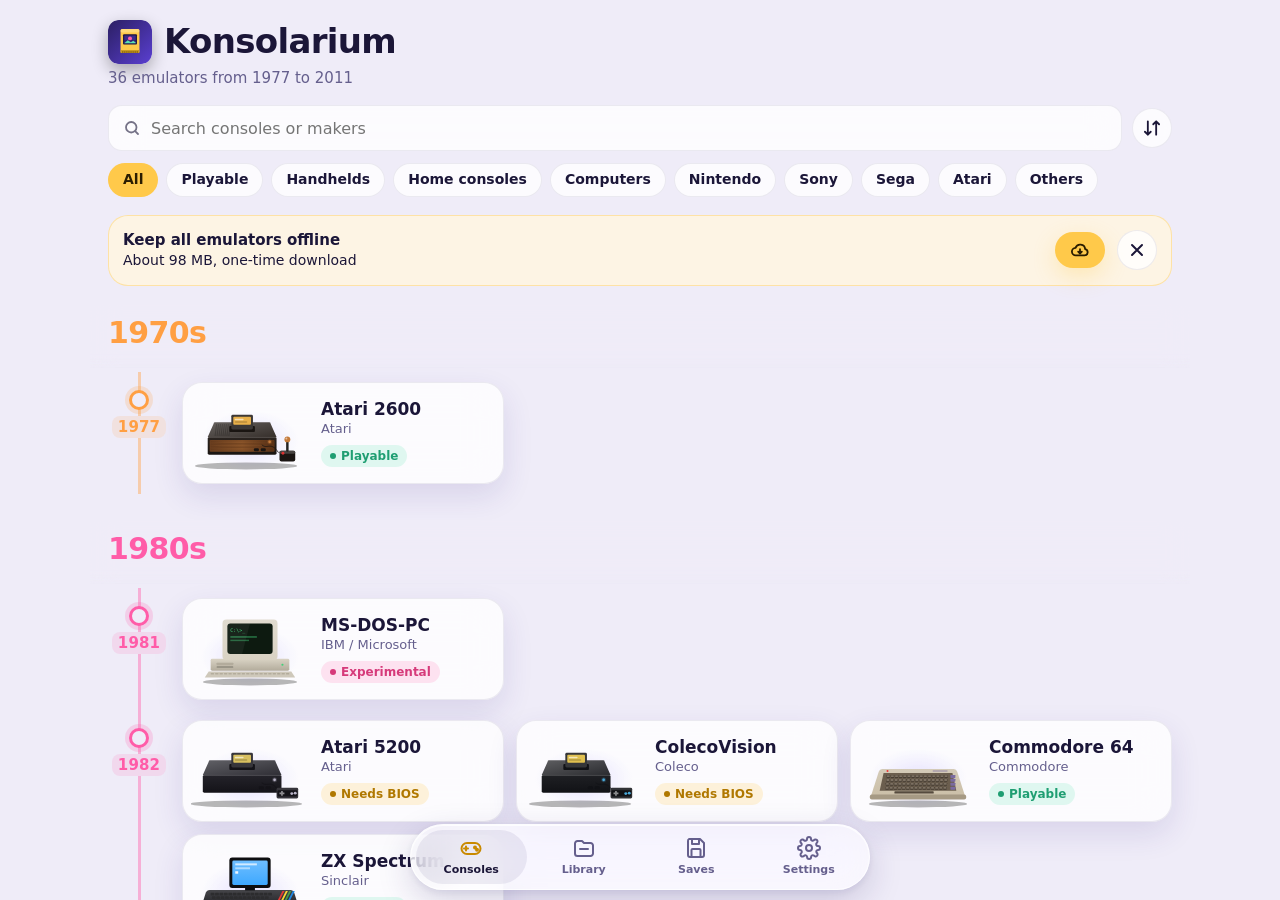
<file: index.html>
<!DOCTYPE html>
<html lang="de" data-theme="dark" data-bg="vitrine">
<head>
  <meta charset="utf-8">
  <meta name="viewport" content="width=device-width, initial-scale=1, maximum-scale=1, minimum-scale=1, user-scalable=no, viewport-fit=cover">
  <meta name="theme-color" content="#15122a">
  <meta name="color-scheme" content="dark light">
  <meta name="apple-mobile-web-app-capable" content="yes">
  <meta name="mobile-web-app-capable" content="yes">
  <meta name="apple-mobile-web-app-status-bar-style" content="black-translucent">
  <meta name="apple-mobile-web-app-title" content="Konsolarium">
  <meta name="description" content="Konsolarium – Emulatoren von 1977 bis heute, offline und privat.">
  <title>Konsolarium</title>
  <link rel="manifest" href="manifest.webmanifest">
  <link rel="icon" href="icons/icon-cart-192.png">
  <link rel="apple-touch-icon" href="icons/icon-cart-180.png">
  <link rel="stylesheet" href="css/app.css?v=1.5.2">
  <link rel="stylesheet" href="css/pad.css?v=1.5.2">
</head>
<body class="shell">
  <script>
    /* Echte Bildschirmhöhe: Als Home-Bildschirm-App meldet iOS 26 eine zu kurze Höhe
       (unten bleibt sonst ein Streifen frei und die Tableiste sitzt zu hoch). */
    (function () {
      var fit = function () {
        var h = window.innerHeight;
        var standalone = window.navigator.standalone === true || (window.matchMedia && matchMedia('(display-mode: standalone)').matches);
        if (standalone && window.screen) {
          var land = matchMedia('(orientation: landscape)').matches;
          var sh = land ? Math.min(screen.width, screen.height) : Math.max(screen.width, screen.height);
          if (sh > h && sh - h < 120) h = sh;
        }
        document.documentElement.style.setProperty('--app-h', h + 'px');
      };
      fit();
      window.addEventListener('resize', fit);
      window.addEventListener('orientationchange', function () { setTimeout(fit, 300); });
    })();
  </script>
  <div id="scroller"><main id="view" aria-live="polite"></main></div>
  <nav id="tabbar" aria-label="Navigation"></nav>
  <script src="js/i18n.js?v=1.5.2"></script>
  <script src="js/common.js?v=1.5.2"></script>
  <script src="js/backup.js?v=1.5.2"></script>
  <script src="js/systems.js?v=1.5.2"></script>
  <script src="js/art.js?v=1.5.2"></script>
  <script src="js/pad.js?v=1.5.2"></script>
  <script src="js/app.js?v=1.5.2"></script>
</body>
</html>
</file>
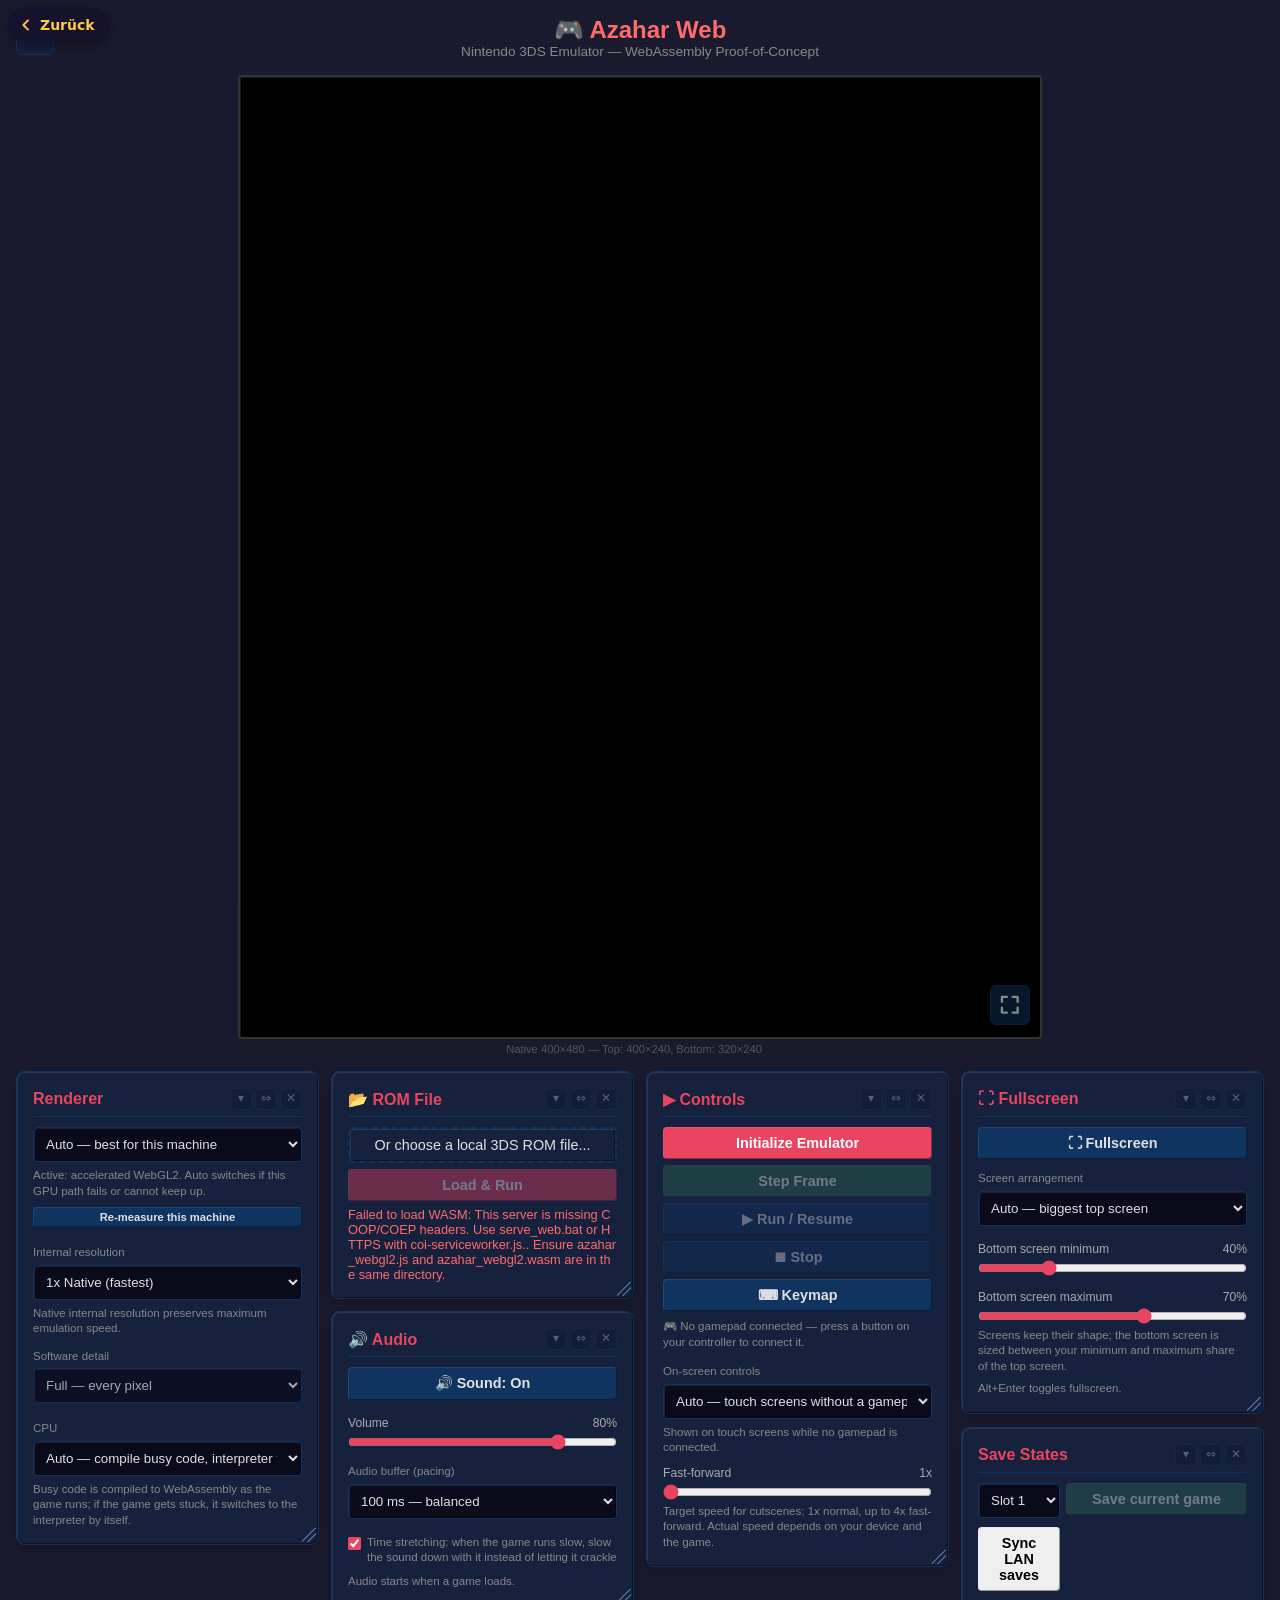
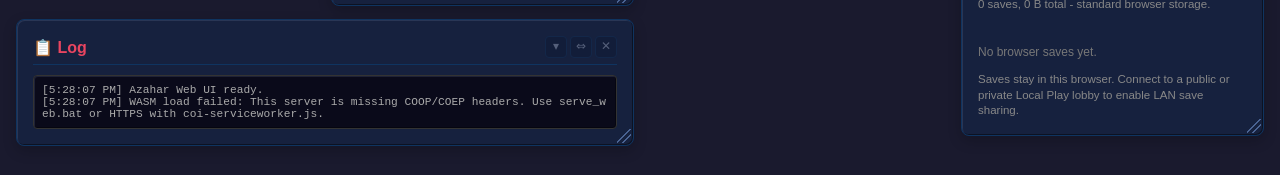
<file: labs/3ds/index.html>
<!DOCTYPE html>
<html lang="en">
<head>
  <link rel="icon" type="image/svg+xml" href="./app-icon.svg">
    <meta charset="UTF-8">
    <meta name="viewport" content="width=device-width, initial-scale=1.0, maximum-scale=1.0, user-scalable=no, viewport-fit=cover">
    <title>Konsolarium – 3DS (Azahar)</title>
    <script>
        // split.html runs each console in a frame of this page (?seat=N); only its screen shows.
        if (new URLSearchParams(location.search).has('seat') && window.parent !== window) {
            document.documentElement.classList.add('split-seat');
            // The engine sizes its worker pools from the processor count. Give each of the
            // page's ?seats=N consoles its share (one core stays with the shared main
            // thread), so their spinning raster workers do not compete for every core.
            // ?cores=N sets the count directly.
            const query = new URLSearchParams(location.search);
            const seats = Number(query.get('seats')) || 2;
            const cores = Number(query.get('cores')) ||
                Math.max(2, Math.floor(((navigator.hardwareConcurrency || 4) - 1) / seats));
            try {
                Object.defineProperty(navigator, 'hardwareConcurrency', {value: cores, configurable: true});
            } catch (_) { /* keep the real count */ }
        }
    </script>
    <style>
        * { box-sizing: border-box; margin: 0; padding: 0; }
        body {
            font-family: -apple-system, BlinkMacSystemFont, 'Segoe UI', sans-serif;
            background: #1a1a2e;
            color: #e0e0e0;
            display: flex;
            flex-direction: column;
            align-items: center;
            min-height: 100vh;
            padding: 16px;
            position: relative;
            isolation: isolate;
        }
        body::before {
            content: "";
            position: fixed;
            inset: 0;
            z-index: -1;
            pointer-events: none;
            opacity: .18;
            background-image: repeating-linear-gradient(45deg, rgba(137,180,250,.12) 0 1px, transparent 1px 4px),
                              repeating-linear-gradient(-45deg, rgba(0,0,0,.18) 0 1px, transparent 1px 4px);
            background-size: 4px 4px;
        }
        header {
            text-align: center;
            margin-bottom: 16px;
        }
        header h1 { font-size: 1.5rem; color: #ff6b6b; }
        header p { font-size: 0.85rem; color: #888; }

        .main-layout {
            display: flex;
            flex-wrap: wrap;
            gap: var(--widget-gap, 16px);
            max-width: 2400px;
            width: 100%;
            justify-content: center;
            align-items: flex-start;
        }
        .canvas-panel {
            flex: 0 0 804px;
            min-width: 400px;
            /* 800px drawable area plus the 2px border on each side gives the
               native 400px buffer an exact 2x scale on desktop. */
            max-width: 804px;
            width: 100%;
            text-align: center;
            position: relative;
        }
        canvas {
            border: 2px solid #333;
            border-radius: 4px;
            background: #000;
            width: 100%;
            /* Preserve the native 3DS pixels when the 400x480 dual-screen
               image is enlarged. This matches the known-good gameplay capture
               and avoids browser filtering that blurs HUD and control text. */
            image-rendering: pixelated;
        }
        /* Widget grid: as many columns of at least --widget-w as fit. Widgets
           span 1+ columns and keep their own height, so a tall widget never
           stretches its row neighbours; dense packing back-fills the gaps. */
        .controls-panel {
            --widget-w: 260px;
            --widget-gap: 12px;
            flex: 1 1 calc(var(--widget-w) * 2 + var(--widget-gap));
            min-width: 0;
            width: 100%;
            display: grid;
            grid-template-columns: repeat(auto-fill, minmax(min(100%, var(--widget-w)), 1fr));
            grid-auto-flow: row dense;
            /* Masonry: rows are 4px units and each widget spans as many as its
               height needs (set by azahar_layout.js), so short widgets pack
               under each other instead of leaving holes. */
            grid-auto-rows: 4px;
            column-gap: var(--widget-gap);
            row-gap: 0;
            align-items: start;
            align-content: start;
        }
        .main-layout.widgets-below .controls-panel { flex-basis: 100%; }
        @media (max-width: 840px) {
            .canvas-panel {
                flex: 1 1 auto;
                max-width: 100%;
            }
        }
        .card {
            background: #16213e;
            border: 1px solid #0f3460;
            border-radius: 8px;
            padding: 16px;
            min-width: 0;
            overflow-wrap: break-word;
            box-shadow: inset 1px 1px 0 rgba(183,207,255,.12),
                        inset -1px -1px 0 rgba(0,0,0,.45), 0 5px 14px rgba(0,0,0,.2);
        }
        /* Reusable raised surface treatment for the app's mixed widgets. */
        .active-download-card, .library-section, .library-table-container,
        .save-entry, .log-box, .renderer-select, .library-select, .library-input,
        .filter-pill, .btn, .file-label, canvas {
            box-shadow: inset 1px 1px 0 rgba(183,207,255,.12),
                        inset -1px -1px 0 rgba(0,0,0,.38);
        }
        .card h2 {
            font-size: 1rem;
            margin-bottom: 10px;
            color: #e94560;
            border-bottom: 1px solid #0f3460;
            padding-bottom: 6px;
        }

        /* ── Widgets ─────────────────────────────────────────────── */
        .controls-panel > .card { position: relative; display: flex; flex-direction: column; }
        .controls-panel > .card.has-fixed-height { overflow: auto; }
        .controls-panel > .card.is-collapsed { height: auto !important; overflow: hidden; }
        .controls-panel > .card.is-collapsed > :not(h2) { display: none !important; }
        .controls-panel > .card.is-collapsed > h2 { margin-bottom: 0; border-bottom: 0; padding-bottom: 0; }
        .controls-panel > .card > h2 {
            display: flex;
            align-items: center;
            gap: 6px;
            cursor: grab;
            user-select: none;
            flex: none;
        }
        .widget-title { flex: 1 1 auto; min-width: 0; white-space: nowrap; overflow: hidden; text-overflow: ellipsis; }
        .widget-tools { display: flex; gap: 3px; flex: none; opacity: .35; transition: opacity .2s; }
        .card:hover .widget-tools, .widget-tools:focus-within { opacity: 1; }
        @media (pointer: coarse) { .widget-tools { opacity: .8; } }
        .widget-tool {
            width: 22px;
            height: 22px;
            display: inline-flex;
            align-items: center;
            justify-content: center;
            padding: 0;
            border: 1px solid #0f3460;
            border-radius: 4px;
            background: #0d1730;
            color: #c9d4ea;
            font-size: .72rem;
            line-height: 1;
            cursor: pointer;
        }
        .widget-tool:hover, .widget-tool:focus-visible { border-color: #e94560; color: #fff; }
        .widget-resize {
            position: absolute;
            right: 2px;
            bottom: 2px;
            width: 14px;
            height: 14px;
            cursor: nwse-resize;
            touch-action: none;
            opacity: .45;
            background: linear-gradient(135deg, transparent 0 45%, #89b4fa 45% 52%, transparent 52% 65%,
                                        #89b4fa 65% 72%, transparent 72%);
        }
        .widget-resize:hover { opacity: 1; }
        .card.is-collapsed .widget-resize { display: none; }
        .card.is-dragging { opacity: .45; outline: 2px dashed #e94560; }
        .card.is-drop-target { outline: 2px solid #89b4fa; outline-offset: 2px; }
        .card.is-resizing { outline: 2px dashed #89b4fa; outline-offset: 2px; }

        /* Hamburger + layout drawer */
        header { position: relative; width: 100%; max-width: 2400px; padding: 0 46px; }
        .menu-toggle {
            position: absolute;
            left: 0;
            top: 50%;
            transform: translateY(-50%);
            width: 38px;
            height: 34px;
            display: flex;
            flex-direction: column;
            justify-content: center;
            gap: 5px;
            padding: 0 9px;
            border: 1px solid #0f3460;
            border-radius: 6px;
            background: #16213e;
            cursor: pointer;
        }
        .menu-toggle span { display: block; height: 2px; background: #e0e0e0; border-radius: 1px; }
        .menu-toggle:hover, .menu-toggle[aria-expanded="true"] { border-color: #e94560; }
        .layout-menu {
            position: fixed;
            top: 0;
            left: 0;
            bottom: 0;
            z-index: 900;
            width: min(340px, 100vw);
            overflow-y: auto;
            padding: 16px;
            background: #16213e;
            border-right: 1px solid #0f3460;
            box-shadow: 6px 0 24px rgba(0,0,0,.5);
        }
        .layout-menu[hidden], .layout-menu-backdrop[hidden] { display: none; }
        .layout-menu-backdrop { position: fixed; inset: 0; z-index: 899; background: rgba(0,0,0,.45); }
        .layout-menu-header { display: flex; align-items: center; justify-content: space-between; margin-bottom: 8px; }
        .layout-menu-header h2 { font-size: 1rem; color: #e94560; }
        .btn.layout-menu-close { width: auto; margin: 0; padding: 4px 10px; }
        .layout-menu-subhead { font-size: .85rem; color: #89b4fa; margin: 14px 0 6px; }
        .layout-widget-list { list-style: none; display: flex; flex-direction: column; gap: 4px; margin-bottom: 8px; }
        .layout-widget-list li {
            display: grid;
            grid-template-columns: auto 1fr auto;
            align-items: center;
            gap: 6px;
            padding: 5px 6px;
            background: #0d1730;
            border: 1px solid #253d69;
            border-radius: 5px;
            font-size: .8rem;
        }
        .layout-widget-list li.is-hidden .layout-widget-name { color: #66738c; text-decoration: line-through; }
        .layout-widget-list input[type="checkbox"] { accent-color: #e94560; }
        .layout-widget-name { white-space: nowrap; overflow: hidden; text-overflow: ellipsis; }
        .layout-widget-actions { display: flex; gap: 3px; }
        .layout-widget-actions select {
            background: #0a0a1a; color: #e0e0e0; border: 1px solid #0f3460; border-radius: 4px; font-size: .72rem;
        }
        .btn {
            display: inline-block;
            padding: 8px 16px;
            border: none;
            border-radius: 4px;
            cursor: pointer;
            font-size: 0.9rem;
            font-weight: 600;
            text-align: center;
            width: 100%;
            margin-bottom: 6px;
            transition: opacity 0.2s;
        }
        .btn:hover { opacity: 0.85; }
        .btn:disabled { opacity: 0.4; cursor: not-allowed; }
        .btn-primary { background: #e94560; color: #fff; }
        .btn-secondary { background: #0f3460; color: #e0e0e0; }
        .btn-success { background: #2d6a4f; color: #fff; }

        input[type="file"] {
            display: none;
        }
        .file-label {
            display: block;
            padding: 8px 16px;
            border: 2px dashed #0f3460;
            border-radius: 4px;
            cursor: pointer;
            text-align: center;
            font-size: 0.9rem;
            margin-bottom: 6px;
            word-break: break-all;
        }
        .file-label:hover { border-color: #e94560; }

        .renderer-select {
            width: 100%;
            margin-bottom: 6px;
            padding: 8px;
            border: 1px solid #0f3460;
            border-radius: 4px;
            background: #0a0a1a;
            color: #e0e0e0;
        }
        .mode-help { font-size: 0.72rem; color: #888; line-height: 1.35; }

        .save-toolbar {
            display: grid;
            grid-template-columns: 82px 1fr;
            gap: 6px;
            align-items: start;
        }
        .save-toolbar .renderer-select { margin-bottom: 0; }
        .save-list {
            display: flex;
            flex-direction: column;
            gap: 6px;
            margin-top: 8px;
            max-height: 230px;
            overflow-y: auto;
        }
        .save-empty { color: #777; font-size: 0.75rem; padding: 6px 0; }
        .save-game-group { display: flex; flex-direction: column; gap: 5px; }
        .save-game-title { color: #f0a2af; font-size: 0.76rem; font-weight: 700; overflow-wrap: anywhere; }
        .save-game-id { color: #66738c; font-size: 0.62rem; font-family: monospace; }
        .save-entry {
            background: #0d1730;
            border: 1px solid #253d69;
            border-radius: 5px;
            padding: 7px;
        }
        .save-entry-title { font-size: 0.78rem; font-weight: 700; color: #eee; }
        .save-entry-meta {
            color: #8995aa;
            font-size: 0.67rem;
            line-height: 1.4;
            margin: 3px 0 6px;
            overflow-wrap: anywhere;
        }
        .save-actions { display: grid; grid-template-columns: 1fr 1fr; gap: 5px; }
        .save-actions .btn { padding: 5px 7px; margin: 0; font-size: 0.72rem; }
        .btn-danger { background: #71313d; color: #fff; }
        #save-state-status { margin-top: 7px; min-height: 1em; }
        .speed-control { margin-top: 10px; }
        .speed-control label {
            display: flex;
            justify-content: space-between;
            color: #aaa;
            font-size: 0.76rem;
            margin-bottom: 4px;
        }
        .speed-control input { width: 100%; accent-color: #e94560; }
        /* Fullscreen view: the stage fills the display and the engine draws
           both screens into a canvas of exactly the stage's shape. */
        .screen-stage { position: relative; }
        .screen-stage canvas { display: block; }
        .screen-stage.is-fullscreen {
            width: 100vw;
            height: 100vh;
            height: 100dvh;
            background: #000;
            overflow: hidden;
            touch-action: none;
        }
        .screen-stage.is-pseudo-fullscreen {
            position: fixed;
            inset: 0;
            z-index: 1000;
            width: 100vw;
            height: 100dvh;
        }
        html.has-pseudo-fullscreen, html.has-pseudo-fullscreen body { overflow: hidden; }
        .screen-stage.is-fullscreen canvas {
            width: 100%;
            height: 100%;
            border: 0;
            border-radius: 0;
            box-shadow: none;
            /* Before the emulator starts the canvas is still 400x480. */
            object-fit: contain;
        }
        /* Sits in the native frame's empty corner beside the bottom screen. */
        .stage-fullscreen-btn {
            position: absolute;
            right: 1.5%;
            bottom: 1.5%;
            width: 7%;
            min-width: 26px;
            max-width: 40px;
            aspect-ratio: 1;
            display: flex;
            align-items: center;
            justify-content: center;
            padding: 0;
            border: 1px solid #0f3460;
            border-radius: 6px;
            background: rgba(15, 52, 96, .75);
            color: #e0e0e0;
            cursor: pointer;
            opacity: .6;
            transition: opacity .2s;
        }
        .stage-fullscreen-btn svg { width: 62%; height: 62%; }
        .stage-fullscreen-btn:hover, .stage-fullscreen-btn:focus-visible { opacity: 1; }
        .screen-stage.is-fullscreen .stage-fullscreen-btn { display: none; }
        .fullscreen-overlay {
            display: none;
            position: absolute;
            top: 10px;
            right: 10px;
            flex-direction: column;
            align-items: flex-end;
            gap: 6px;
            opacity: .3;
            transition: opacity .2s;
            z-index: 1;
        }
        .screen-stage.is-fullscreen .fullscreen-overlay { display: flex; }
        .fullscreen-overlay:hover, .fullscreen-overlay:focus-within,
        .fullscreen-overlay.is-open { opacity: 1; }
        .fullscreen-overlay-buttons { display: flex; gap: 6px; }
        .fullscreen-overlay-buttons .btn { width: auto; margin: 0; padding: 6px 10px; }
        .fullscreen-overlay-panel {
            width: 260px;
            background: rgba(22, 33, 62, .94);
            border: 1px solid #0f3460;
            border-radius: 8px;
            padding: 12px;
            text-align: left;
        }
        .audio-toggle { display: flex; gap: 6px; align-items: flex-start; margin-top: 10px; cursor: pointer; }
        .audio-toggle input { accent-color: #e94560; margin-top: 2px; }
        .local-play-row { display: grid; grid-template-columns: 1fr 1fr; gap: 6px; }
        .local-play-row .btn { margin-bottom: 0; }
        #local-play-card textarea { resize: vertical; min-height: 54px; font: 0.7rem ui-monospace, monospace; word-break: break-all; }
        #local-play-card input[type="text"] { margin-bottom: 6px; }
        #local-play-status { margin: 8px 0 4px; }
        #local-play-status[data-kind="error"] { color: #ff7a8a; }
        #local-play-status[data-kind="ok"], #local-play-status[data-kind="linked"] { color: #8fd6a6; }
        #local-play-peers { margin: 0 0 6px 18px; font-size: 0.78rem; }
        #public-lobby-list { margin: 6px 0; padding: 0; list-style: none; font-size: 0.78rem; }
        #public-lobby-list li { display: flex; gap: 6px; align-items: center; justify-content: space-between; margin-bottom: 4px; }
        #public-lobby-list .btn { width: auto; margin: 0; padding: 4px 10px; }
        #public-lobby-status[data-kind="error"] { color: #ff7a8a; }
        #public-lobby-status[data-kind="ok"] { color: #8fd6a6; }
        #local-play-card details { margin-top: 8px; }
        #local-play-card summary { cursor: pointer; font-size: 0.8rem; margin-bottom: 6px; }
        #audio-status { margin-top: 8px; }
        #ai-status { margin-top: 2px; min-height: 1.2em; }
        #ai-status[data-kind="error"] { color: #ff7a8a; }
        #ai-status[data-kind="ok"] { color: #8fd6a6; }
        #ai-progress { width: 100%; height: 7px; margin-top: 6px; accent-color: #e94560; }
        .ai-live { display: flex; gap: 8px; align-items: flex-start; margin-top: 6px; }
        #ai-view { width: 96px; height: 96px; flex: none; border: 1px solid #0f3460; border-radius: 4px; }
        #ai-player-card .ai-section { margin-top: 12px; padding-top: 10px; border-top: 1px solid #0f3460; }
        #ai-player-card .ai-section-title { display: block; font-size: 0.8rem; font-weight: 600; margin-bottom: 6px; }
        #ai-player-card textarea { width: 100%; margin-top: 6px; box-sizing: border-box; }
        #ai-player-card .ai-stored { margin-top: 6px; }
        #ai-player-card .ai-model-actions { display: flex; flex-wrap: wrap; gap: 6px; margin-top: 8px; }
        #ai-player-card [hidden] { display: none !important; }
        #ai-planner-progress, #ai-model-progress { width: 100%; height: 7px; margin-top: 6px; accent-color: #e94560; }
        #ai-player-card a { color: #8ab4ff; }

        #status {
            font-size: 0.8rem;
            color: #aaa;
            min-height: 1.2em;
            word-break: break-all;
        }
        #status.error { color: #ff6b6b; }
        #status.ok { color: #6bff6b; }

        #progress {
            width: 100%;
            height: 7px;
            margin-top: 6px;
            accent-color: #e94560;
        }

        .log-box {
            background: #0a0a1a;
            border: 1px solid #333;
            border-radius: 4px;
            padding: 8px;
            font-family: 'Courier New', monospace;
            font-size: 0.7rem;
            color: #aaa;
            max-height: 120px;
            overflow-y: auto;
            white-space: pre-wrap;
            word-break: break-all;
        }

        /* ── Game Library Section ────────────────────────────────── */
        .library-section {
            max-width: 2400px;
            width: 100%;
            margin-top: 20px;
            margin-bottom: 30px;
        }
        .library-header {
            display: flex;
            flex-wrap: wrap;
            justify-content: space-between;
            align-items: baseline;
            gap: 8px;
            margin-bottom: 12px;
            border-bottom: 1px solid #0f3460;
            padding-bottom: 8px;
        }
        .library-title-group {
            display: flex;
            align-items: center;
            gap: 10px;
        }
        .library-header h2 {
            font-size: 1.15rem;
            color: #ff6b6b;
            margin: 0;
            border: none;
            padding: 0;
        }
        .library-badge {
            background: #0f3460;
            color: #89b4fa;
            font-size: 0.72rem;
            font-weight: 600;
            padding: 3px 8px;
            border-radius: 12px;
            border: 1px solid #254b77;
        }
        .library-subtitle {
            font-size: 0.75rem;
            color: #888;
            margin-top: 4px;
            width: 100%;
        }

        /* Active download banner */
        .active-download-card {
            background: #0f2b48;
            border: 1px solid #1a5688;
            border-radius: 6px;
            padding: 12px;
            margin-bottom: 14px;
        }
        .active-download-info {
            display: flex;
            justify-content: space-between;
            font-size: 0.82rem;
            font-weight: 600;
            margin-bottom: 6px;
            color: #e0e0e0;
        }
        .active-download-stats {
            color: #6bff6b;
            font-family: monospace;
        }
        .progress-bar-container {
            background: #091a2c;
            border-radius: 4px;
            height: 10px;
            overflow: hidden;
            margin-bottom: 6px;
            border: 1px solid #1a426b;
        }
        .progress-bar-fill {
            height: 100%;
            background: linear-gradient(90deg, #e94560, #ff8a7a);
            width: 0%;
            transition: width 0.15s ease-out;
        }
        .active-download-actions {
            display: flex;
            justify-content: space-between;
            align-items: center;
            font-size: 0.72rem;
            color: #8ab4f8;
        }

        /* Downloaded games ready to play from the local cache */
        .ready-card {
            background: #0f2b1f;
            border: 1px solid #1a6b44;
            border-radius: 6px;
            padding: 10px 12px;
            margin-bottom: 14px;
        }
        .ready-header { font-size: .82rem; font-weight: 600; color: #6bff6b; margin-bottom: 6px; }
        .ready-list { list-style: none; margin: 0; padding: 0; max-height: 220px; overflow-y: auto; }
        .ready-game {
            display: flex;
            flex-wrap: wrap;
            align-items: center;
            gap: 8px;
            padding: 6px 0;
            border-top: 1px solid rgba(107,255,107,.12);
        }
        .ready-game:first-child { border-top: none; }
        .ready-game-info { flex: 1 1 160px; min-width: 0; overflow-wrap: anywhere; }

        /* Toolbar */
        .library-toolbar {
            display: flex;
            flex-direction: column;
            gap: 10px;
            margin-bottom: 14px;
        }
        .library-source-controls {
            display: flex;
            flex-wrap: wrap;
            align-items: center;
            gap: 8px;
            padding: 9px 11px;
            border: 1px solid #0f3460;
            border-radius: 6px;
            background: #101a32;
            box-shadow: inset 1px 1px 0 rgba(183,207,255,.12), inset -1px -1px 0 rgba(0,0,0,.38);
        }
        .library-source-label { color: #aab8cc; font-size: .76rem; font-weight: 600; }
        .library-source-link {
            min-width: 0;
            color: #89b4fa;
            font-size: .72rem;
            overflow-wrap: anywhere;
        }
        .library-source-link:hover { color: #c2dcff; }
        .search-wrap {
            position: relative;
            width: 100%;
        }
        .library-input {
            width: 100%;
            padding: 10px 36px 10px 14px;
            border: 1px solid #0f3460;
            border-radius: 6px;
            background: #0a0a1a;
            color: #e0e0e0;
            font-size: 0.88rem;
            outline: none;
            transition: border-color 0.2s;
        }
        .library-input:focus {
            border-color: #e94560;
            box-shadow: inset 1px 1px 0 rgba(183,207,255,.14), 0 0 0 2px rgba(233,69,96,.18);
        }
        .search-clear-btn {
            position: absolute;
            right: 10px;
            top: 50%;
            transform: translateY(-50%);
            background: none;
            border: none;
            color: #888;
            font-size: 1.1rem;
            cursor: pointer;
            padding: 4px;
            line-height: 1;
        }
        .search-clear-btn:hover { color: #fff; }

        .filter-row {
            display: flex;
            flex-wrap: wrap;
            justify-content: space-between;
            align-items: center;
            gap: 10px;
        }
        .region-filters {
            display: flex;
            flex-wrap: wrap;
            gap: 6px;
        }
        .filter-pill {
            background: #0f3460;
            color: #ccc;
            border: 1px solid #1a4b80;
            border-radius: 14px;
            padding: 4px 12px;
            font-size: 0.75rem;
            cursor: pointer;
            transition: all 0.15s;
        }
        .filter-pill:hover {
            background: #1a4b80;
            color: #fff;
        }
        .filter-pill.active {
            background: #e94560;
            border-color: #ff6b6b;
            color: #fff;
            font-weight: 600;
            box-shadow: inset 1px 1px 0 rgba(255,255,255,.2), inset -1px -1px 0 rgba(60,0,10,.32);
        }
        .sort-controls {
            display: flex;
            align-items: center;
            gap: 6px;
        }
        .sort-label {
            font-size: 0.75rem;
            color: #888;
        }
        .library-select {
            padding: 5px 8px;
            border: 1px solid #0f3460;
            border-radius: 4px;
            background: #0a0a1a;
            color: #e0e0e0;
            font-size: 0.75rem;
        }

        /* Table */
        .library-table-container {
            width: 100%;
            overflow-x: auto;
            border: 1px solid #0f3460;
            border-radius: 6px;
            background: #0d1730;
            max-height: 520px;
            overflow-y: auto;
        }
        .library-table {
            width: 100%;
            border-collapse: collapse;
            font-size: 0.8rem;
            text-align: left;
        }
        .library-table th {
            position: sticky;
            top: 0;
            background: #0a1124;
            color: #8899aa;
            font-weight: 600;
            padding: 9px 12px;
            border-bottom: 1px solid #1a3359;
            z-index: 1;
        }
        .library-table td {
            padding: 8px 12px;
            border-bottom: 1px solid #142340;
            vertical-align: middle;
        }
        .library-table tr:hover {
            background: #13203f;
        }
        .game-title-col {
            display: flex;
            flex-direction: column;
            gap: 2px;
        }
        .game-name {
            font-weight: 600;
            color: #f0f0f0;
            word-break: break-word;
        }
        .game-filename {
            font-size: 0.68rem;
            color: #72849e;
            font-family: monospace;
            word-break: break-all;
        }
        .region-badge {
            display: inline-block;
            padding: 2px 7px;
            border-radius: 4px;
            font-size: 0.68rem;
            font-weight: 600;
            white-space: nowrap;
        }
        .badge-usa { background: #1a3359; color: #8ab4f8; border: 1px solid #2d4f80; }
        .badge-europe { background: #123828; color: #81c995; border: 1px solid #1d523b; }
        .badge-japan { background: #3d1c24; color: #f28b82; border: 1px solid #5a2935; }
        .badge-other { background: #262933; color: #bdc1c6; border: 1px solid #3c4043; }

        .size-badge {
            font-family: monospace;
            color: #a0aec0;
            font-size: 0.72rem;
            white-space: nowrap;
        }
        .game-actions-col {
            display: flex;
            gap: 5px;
            justify-content: flex-end;
            align-items: center;
        }
        .btn-sm {
            padding: 4px 9px;
            font-size: 0.72rem;
            border-radius: 4px;
            width: auto;
            margin-bottom: 0;
            text-decoration: none;
            cursor: pointer;
            white-space: nowrap;
        }
        .icon-btn {
            background: #0f3460;
            color: #99b8db;
            border: 1px solid #1b497b;
        }
        .icon-btn:hover {
            background: #174274;
            color: #fff;
        }
        .library-empty {
            text-align: center;
            color: #888;
            padding: 30px;
            font-size: 0.85rem;
        }

        /* Pagination */
        .library-pagination {
            display: flex;
            flex-wrap: wrap;
            justify-content: space-between;
            align-items: center;
            gap: 8px;
            margin-top: 10px;
            padding: 4px 0;
        }
        .page-info {
            font-size: 0.75rem;
            color: #aaa;
        }
        .page-size-select {
            margin-left: auto;
        }
        .keymap-dialog {
            margin: auto;
            width: min(560px, calc(100vw - 32px));
            max-height: calc(100vh - 32px);
            overflow-y: auto;
            background: #16213e;
            color: #e0e0e0;
            border: 1px solid #0f3460;
            border-radius: 8px;
            padding: 16px;
        }
        .keymap-dialog::backdrop { background: rgba(0, 0, 0, 0.6); }
        .keymap-header {
            display: flex;
            align-items: center;
            justify-content: space-between;
            gap: 8px;
            border-bottom: 1px solid #0f3460;
            padding-bottom: 6px;
            margin-bottom: 8px;
        }
        .keymap-header h2 { font-size: 1rem; color: #e94560; }
        .keymap-close { width: auto; margin: 0; }
        .keymap-table { width: 100%; border-collapse: collapse; font-size: 0.8rem; margin-bottom: 8px; }
        .keymap-table th, .keymap-table td { padding: 4px 6px; text-align: left; }
        .keymap-table thead th { color: #aaa; font-weight: 600; border-bottom: 1px solid #0f3460; }
        .keymap-group th { color: #89b4fa; font-size: 0.75rem; padding-top: 10px; }
        .keymap-pad { color: #aaa; }
        .gamepad-status { margin: 2px 0 8px; }
        .keymap-table kbd {
            display: inline-block;
            min-width: 1.6em;
            padding: 1px 6px;
            border: 1px solid #0f3460;
            border-radius: 4px;
            background: #1a1a2e;
            font-family: inherit;
            text-align: center;
        }

        /* ── On-screen controls ──────────────────────────────────── */
        /* Sized to fit comfortably beside the bottom screen on phones, wrapping
           over the left and right sides without obscuring the gameplay area. */
        .touch-controls {
            --tc-u: clamp(22px, 6.5vw, 36px);
            display: flex;
            justify-content: space-between;
            gap: 8px;
            margin-top: 8px;
            color: #e0e0e0;
            font-weight: 700;
            line-height: 1;
            -webkit-user-select: none;
            user-select: none;
            -webkit-touch-callout: none;
            -webkit-tap-highlight-color: transparent;
        }
        .touch-controls[hidden] { display: none !important; }
        .touch-half {
            display: flex;
            flex-direction: column;
            align-items: center;
            gap: calc(var(--tc-u) * .22);
            padding: calc(var(--tc-u) * .15);
            touch-action: none;
        }
        .touch-shoulders, .touch-system { display: flex; gap: calc(var(--tc-u) * .25); }
        .touch-btn, .touch-dpad-arm, .touch-dpad-center {
            display: flex;
            align-items: center;
            justify-content: center;
            background: rgba(15, 52, 96, .65);
            backdrop-filter: blur(4px);
            -webkit-backdrop-filter: blur(4px);
            border: 1px solid rgba(137, 180, 250, .35);
            box-shadow: inset 1px 1px 0 rgba(183,207,255,.15), inset -1px -1px 0 rgba(0,0,0,.4);
        }
        .touch-btn.is-pressed, .touch-dpad-arm.is-pressed {
            background: #e94560;
            border-color: #ff8a9a;
            color: #fff;
        }
        .touch-shoulder {
            width: calc(var(--tc-u) * 1.4);
            height: calc(var(--tc-u) * .75);
            border-radius: calc(var(--tc-u) * .38);
            font-size: calc(var(--tc-u) * .34);
        }
        .touch-system-btn {
            min-width: calc(var(--tc-u) * 1.3);
            height: calc(var(--tc-u) * .55);
            padding: 0 calc(var(--tc-u) * .18);
            border-radius: calc(var(--tc-u) * .28);
            font-size: calc(var(--tc-u) * .24);
            letter-spacing: .04em;
        }
        .touch-face, .touch-dpad {
            display: grid;
            grid-template-columns: repeat(3, calc(var(--tc-u) * 1.05));
            grid-template-rows: repeat(3, calc(var(--tc-u) * 1.05));
        }
        .touch-face-btn { border-radius: 50%; font-size: calc(var(--tc-u) * .45); }
        .touch-face-x { grid-area: 1 / 2; }
        .touch-face-y { grid-area: 2 / 1; }
        .touch-face-a { grid-area: 2 / 3; }
        .touch-face-b { grid-area: 3 / 2; }
        .touch-dpad-arm { color: rgba(224, 224, 224, .6); font-size: calc(var(--tc-u) * .32); }
        .touch-dpad-arm.is-pressed { color: #fff; }
        .touch-dpad-up { grid-area: 1 / 2; border-radius: 6px 6px 0 0; border-bottom: 0; }
        .touch-dpad-down { grid-area: 3 / 2; border-radius: 0 0 6px 6px; border-top: 0; }
        .touch-dpad-left { grid-area: 2 / 1; border-radius: 6px 0 0 6px; border-right: 0; }
        .touch-dpad-right { grid-area: 2 / 3; border-radius: 0 6px 6px 0; border-left: 0; }
        .touch-dpad-center { grid-area: 2 / 2; border-width: 1px 0; border-color: transparent; box-shadow: none; }
        .touch-dpad-up::after { content: '▲'; }
        .touch-dpad-down::after { content: '▼'; }
        .touch-dpad-left::after { content: '◀'; }
        .touch-dpad-right::after { content: '▶'; }
        .touch-stick {
            position: relative;
            display: flex;
            align-items: center;
            justify-content: center;
            width: calc(var(--tc-u) * 2.2);
            height: calc(var(--tc-u) * 2.2);
            border-radius: 50%;
            background: radial-gradient(circle, rgba(15,52,96,.3), rgba(15,52,96,.75));
            border: 1px solid rgba(137, 180, 250, .35);
            backdrop-filter: blur(4px);
            -webkit-backdrop-filter: blur(4px);
        }
        .touch-stick-knob {
            width: 48%;
            height: 48%;
            border-radius: 50%;
            background: #2a4a7a;
            border: 1px solid rgba(183, 207, 255, .5);
            box-shadow: 0 2px 6px rgba(0,0,0,.45);
            pointer-events: none;
        }
        .touch-stick.is-active .touch-stick-knob { background: #e94560; border-color: #ff8a9a; }
        /* The New 3DS C-Stick is a small nub above and inside the face buttons. */
        .touch-stick-cstick {
            width: calc(var(--tc-u) * 1.5);
            height: calc(var(--tc-u) * 1.5);
            align-self: flex-start;
        }

        /* ── Mobile Layout & Touch Controls ───────────────────────── */
        /* Normal page view: on mobile, conserve padding and give canvas full usable width */
        @media (max-width: 768px) {
            body {
                padding: max(8px, env(safe-area-inset-top)) max(6px, env(safe-area-inset-right)) max(8px, env(safe-area-inset-bottom)) max(6px, env(safe-area-inset-left));
            }
            header {
                padding: 0 38px;
                margin-bottom: 8px;
            }
            header h1 { font-size: 1.25rem; }
            header p { font-size: 0.75rem; }
            .canvas-panel {
                min-width: 0;
                max-width: 100%;
                width: 100%;
            }
        }

        /* Mobile landscape: prevent canvas overflowing off-screen and arrange controls comfortably */
        @media (orientation: landscape) and (max-height: 580px) {
            body {
                padding: max(4px, env(safe-area-inset-top)) max(8px, env(safe-area-inset-right)) max(4px, env(safe-area-inset-bottom)) max(8px, env(safe-area-inset-left));
            }
            header {
                margin-bottom: 4px;
                padding: 0 38px;
            }
            header h1 { font-size: 1.1rem; }
            header p { display: none; }
            .canvas-panel {
                flex: 0 1 auto;
                max-width: 100%;
                min-width: 0;
            }
            .canvas-panel canvas {
                max-height: calc(100vh - 48px);
                width: auto;
                aspect-ratio: 400 / 480;
                object-fit: contain;
            }
            .canvas-panel > .touch-controls {
                position: static;
                display: flex;
                justify-content: center;
                gap: 16px;
                margin-top: 6px;
                --tc-u: clamp(16px, 4.6vh, 22px);
            }
        }

        /* Normal page view (portrait): touch controls overlay over the bottom half with zero overflow */
        @media (max-width: 768px) and (orientation: portrait), (pointer: coarse) and (orientation: portrait) {
            .canvas-panel {
                position: relative;
                min-width: 0;
            }
            .canvas-panel > .touch-controls {
                position: absolute;
                top: 48%;
                bottom: 22px;
                left: 0;
                right: 0;
                margin-top: 0;
                pointer-events: none;
                display: flex;
                justify-content: space-between;
                align-items: flex-end;
                z-index: 5;
                --tc-u: clamp(18px, 5.2vw, 25px);
            }
            .canvas-panel > .touch-controls .touch-half {
                pointer-events: auto;
                justify-content: flex-end;
                padding: calc(var(--tc-u) * .1);
                padding-bottom: 2px;
            }
        }

        /* Fullscreen: in landscape, 3 columns (left controls, dual screens in canvas, right controls).
           In portrait, screens sit cleanly at the top and controls sit below, unobstructed and ergonomic. */
        .screen-stage.is-fullscreen.has-touch-controls {
            display: grid;
            grid-template: "left screens right" minmax(0, 1fr) / auto minmax(0, 1fr) auto;
            overflow: hidden;
            touch-action: none;
        }
        .screen-stage.is-fullscreen.has-touch-controls canvas {
            grid-area: screens;
            min-width: 0;
            min-height: 0;
            width: 100%;
            height: 100%;
            object-fit: contain;
        }
        .screen-stage.is-fullscreen .touch-controls { display: contents; }
        .screen-stage.is-fullscreen .touch-half {
            justify-content: space-between;
            padding-top: max(calc(var(--tc-u) * .2), env(safe-area-inset-top));
            padding-bottom: max(calc(var(--tc-u) * .2), env(safe-area-inset-bottom));
        }
        .screen-stage.is-fullscreen .touch-left {
            grid-area: left;
            padding-left: max(calc(var(--tc-u) * .2), env(safe-area-inset-left));
        }
        .screen-stage.is-fullscreen .touch-right {
            grid-area: right;
            padding-right: max(calc(var(--tc-u) * .2), env(safe-area-inset-right));
        }

        @media (orientation: landscape) {
            .touch-controls {
                --tc-u: clamp(16px, 5.5vh, 26px);
            }
            .screen-stage.is-fullscreen.has-touch-controls .touch-half {
                justify-content: space-evenly;
                gap: calc(var(--tc-u) * .12);
            }
        }

        @media (orientation: portrait) {
            .touch-controls {
                --tc-u: clamp(18px, 5.5vw, 28px);
            }
            .screen-stage.is-fullscreen.has-touch-controls {
                display: grid;
                grid-template: "screens screens" minmax(0, 1fr) "left right" auto / 1fr 1fr;
                width: 100vw;
                height: 100dvh;
                position: relative;
                overflow: hidden;
            }
            .screen-stage.is-fullscreen.has-touch-controls canvas {
                grid-area: screens;
                width: 100%;
                height: 100%;
                min-width: 0;
                min-height: 0;
                display: block;
                object-fit: contain;
            }
            .screen-stage.is-fullscreen.has-touch-controls .touch-controls {
                display: contents;
            }
            .screen-stage.is-fullscreen.has-touch-controls .touch-half {
                display: flex;
                flex-direction: column;
                align-items: center;
                justify-content: flex-end;
                gap: calc(var(--tc-u) * .2);
                padding: calc(var(--tc-u) * .15);
                padding-bottom: max(calc(var(--tc-u) * .35), env(safe-area-inset-bottom));
                pointer-events: auto;
                z-index: 10;
            }
            .screen-stage.is-fullscreen.has-touch-controls .touch-left {
                grid-area: left;
                padding-left: max(calc(var(--tc-u) * .2), env(safe-area-inset-left));
            }
            .screen-stage.is-fullscreen.has-touch-controls .touch-right {
                grid-area: right;
                padding-right: max(calc(var(--tc-u) * .2), env(safe-area-inset-right));
            }
        }

        /* Move the stage fullscreen button to top-right when touch controls are shown
           so it does not collide with the right-hand touch buttons. */
        .screen-stage.has-touch-controls .stage-fullscreen-btn {
            top: 2%;
            bottom: auto;
            right: 2%;
        }
        /* Keep the fullscreen buttons off the right-hand controls. */
        .screen-stage.has-touch-controls .fullscreen-overlay {
            right: 50%;
            transform: translateX(50%);
            align-items: center;
        }
        /* Phones narrower than the native 400px frame. */
        @media (max-width: 460px) {
            .canvas-panel { min-width: 0; }
        }
        /* One console of split.html: the screen fills the frame, everything else is hidden. */
        html.split-seat body { padding: 0; min-height: 0; height: 100vh; overflow: hidden; display: block; background: #000; }
        html.split-seat body::before,
        html.split-seat header,
        html.split-seat .layout-menu,
        html.split-seat .layout-menu-backdrop,
        html.split-seat .controls-panel,
        html.split-seat .library-section,
        html.split-seat .canvas-panel > p,
        html.split-seat .stage-fullscreen-btn,
        html.split-seat .touch-controls { display: none !important; }
        html.split-seat .main-layout { display: block; max-width: none; }
        html.split-seat .canvas-panel {
            max-width: none; min-width: 0; width: 100%; height: 100vh;
            display: flex; align-items: center; justify-content: center;
        }
        html.split-seat .screen-stage canvas {
            width: min(100vw, calc(100vh * 400 / 480)); height: auto; max-height: none;
            aspect-ratio: 400 / 480; border: 0; border-radius: 0; box-shadow: none;
        }
        /* Its player's Screens setting fills the frame: the engine draws both screens into a
           canvas of the frame's shape (see azahar_split_seat.js). */
        html.split-seat-fill .screen-stage canvas { width: 100vw; height: 100vh; aspect-ratio: auto; }
    </style>
</head>
<body>
    <header>
        <button type="button" class="menu-toggle" id="btn-layout-menu" aria-label="Layout menu"
                aria-expanded="false" aria-controls="layout-menu" title="Layout menu">
            <span></span><span></span><span></span>
        </button>
        <h1>🎮 Azahar Web</h1>
        <p>Nintendo 3DS Emulator — WebAssembly Proof-of-Concept</p>
    </header>

    <aside class="layout-menu" id="layout-menu" hidden aria-label="Layout menu">
        <div class="layout-menu-header">
            <h2>☰ Layout</h2>
            <button type="button" class="btn btn-secondary layout-menu-close" id="btn-layout-menu-close" aria-label="Close layout menu">✕</button>
        </div>
        <div class="speed-control">
            <label for="layout-widget-width">
                <span>Widget width</span><output id="layout-widget-width-value">260px</output>
            </label>
            <input id="layout-widget-width" type="range" min="200" max="480" step="10" value="260"
                   aria-label="Minimum widget width">
        </div>
        <div class="speed-control">
            <label for="layout-gap">
                <span>Spacing</span><output id="layout-gap-value">12px</output>
            </label>
            <input id="layout-gap" type="range" min="4" max="28" step="2" value="12" aria-label="Spacing between widgets">
        </div>
        <label class="mode-help audio-toggle">
            <input type="checkbox" id="layout-beside-screen" checked>
            Place widgets beside the screen when there is room
        </label>
        <h3 class="layout-menu-subhead">Widgets</h3>
        <ul class="layout-widget-list" id="layout-widget-list"></ul>
        <div class="mode-help">Drag a widget by its title to move it, drag its corner to resize it, or use the buttons here. Double-click a corner to reset that widget's size.</div>
        <button type="button" class="btn btn-primary" id="btn-layout-reset" style="margin-top:10px;">↺ Reset to default layout</button>
    </aside>
    <div class="layout-menu-backdrop" id="layout-menu-backdrop" hidden></div>

    <div class="main-layout">
        <div class="canvas-panel">
            <div id="screen-stage" class="screen-stage">
                <canvas id="canvas" width="400" height="480"></canvas>
                <button type="button" class="stage-fullscreen-btn" id="btn-fullscreen-stage"
                        title="Fullscreen (Alt+Enter)" aria-label="Fullscreen">
                    <svg viewBox="0 0 24 24" aria-hidden="true" fill="none" stroke="currentColor"
                         stroke-width="2.4" stroke-linecap="round" stroke-linejoin="round">
                        <path d="M4 9V4h5M15 4h5v5M20 15v5h-5M9 20H4v-5"/>
                    </svg>
                </button>
                <div class="fullscreen-overlay" id="fullscreen-overlay">
                    <div class="fullscreen-overlay-buttons">
                        <button type="button" class="btn btn-secondary" id="btn-fullscreen-settings"
                                aria-expanded="false" aria-controls="fullscreen-overlay-panel">⚙ Screen sizes</button>
                        <button type="button" class="btn btn-secondary" id="btn-fullscreen-exit">✕ Exit</button>
                    </div>
                    <div class="fullscreen-overlay-panel" id="fullscreen-overlay-panel" hidden></div>
                </div>
            </div>
            <p style="font-size:0.7rem;color:#555;margin-top:4px;">
                Native 400×480 — Top: 400×240, Bottom: 320×240
                <span id="fps" style="margin-left:12px;color:#aaa;"></span>
            </p>
        </div>

        <div class="controls-panel" id="widget-grid">
            <div class="card" data-widget="renderer">
                <h2>Renderer</h2>
                <select id="renderer-mode" class="renderer-select" aria-label="Renderer mode">
                    <option value="auto">Auto — best for this machine</option>
                    <option value="webgl2">Accelerated (WebGL2)</option>
                    <option value="software">Compatibility (software)</option>
                </select>
                <div id="renderer-mode-help" class="mode-help"></div>
                <button type="button" id="renderer-remeasure" class="btn btn-secondary" hidden
                        style="margin-top:8px;padding:4px 8px;font-size:0.7rem;">
                    Re-measure this machine
                </button>
                <label for="resolution-scale" class="mode-help" style="display:block;margin-top:12px;margin-bottom:4px;">
                    Internal resolution
                </label>
                <select id="resolution-scale" class="renderer-select" aria-label="Internal resolution">
                    <option value="1">1x Native (fastest)</option>
                    <option value="2">2x (800x480 top)</option>
                    <option value="3">3x (1200x720 top)</option>
                    <option value="4">4x (1600x960 top)</option>
                </select>
                <div id="resolution-scale-help" class="mode-help"></div>
                <label for="software-detail" class="mode-help" style="display:block;margin-top:12px;margin-bottom:4px;">
                    Software detail
                </label>
                <select id="software-detail" class="renderer-select" aria-label="Software detail">
                    <option value="1">Full — every pixel</option>
                    <option value="3">Fast — 3x3 blocks (blurry)</option>
                </select>
                <label for="cpu-mode" class="mode-help" style="display:block;margin-top:12px;margin-bottom:4px;">
                    CPU
                </label>
                <select id="cpu-mode" class="renderer-select" aria-label="CPU">
                    <option value="auto">Auto — compile busy code, interpreter fallback</option>
                    <option value="interpreter">Interpreter only</option>
                </select>
                <div id="cpu-mode-help" class="mode-help"></div>
            </div>
            <div class="card" data-widget="rom">
                <h2>📂 ROM File</h2>
                <input type="file" id="rom-file" accept=".3ds,.3dsx,.cia,.elf,.cxi,.app,.cci">
                <label for="rom-file" class="file-label" id="file-label">
                    Or choose a local 3DS ROM file...
                </label>
                <button class="btn btn-primary" id="btn-load" disabled>Load &amp; Run</button>
                <div id="status">Ready. Load a ROM to begin.</div>
                <progress id="progress" max="100" value="0" hidden></progress>
            </div>

            <div class="card" data-widget="controls">
                <h2>▶ Controls</h2>
                <button class="btn btn-primary" id="btn-init" disabled>Initialize Emulator</button>
                <button class="btn btn-success" id="btn-step" disabled>Step Frame</button>
                <button class="btn btn-secondary" id="btn-run" disabled>▶ Run / Resume</button>
                <button class="btn btn-secondary" id="btn-stop" disabled>⏹ Stop</button>
                <button type="button" class="btn btn-secondary" id="btn-keymap">⌨ Keymap</button>
                <label for="touch-controls-mode" class="mode-help" style="display:block;margin-top:6px;margin-bottom:4px;">
                    On-screen controls
                </label>
                <select id="touch-controls-mode" class="renderer-select" aria-label="On-screen controls">
                    <option value="auto">Auto — touch screens without a gamepad</option>
                    <option value="on">Always show</option>
                    <option value="off">Hide</option>
                </select>
                <div id="touch-controls-help" class="mode-help" aria-live="polite"></div>
                <div class="speed-control">
                    <label for="fast-forward">
                        <span>Fast-forward</span><output id="fast-forward-value">1x</output>
                    </label>
                    <input id="fast-forward" type="range" min="1" max="4" step="1" value="1"
                           aria-label="Fast-forward multiplier">
                    <div class="mode-help">Target speed for cutscenes: 1x normal, up to 4x fast-forward. Actual speed depends on your device and the game.</div>
                </div>
            </div>

            <div class="card" id="fullscreen-card" data-widget="fullscreen">
                <h2>⛶ Fullscreen</h2>
                <button type="button" class="btn btn-secondary" id="btn-fullscreen">⛶ Fullscreen</button>
                <div id="fullscreen-settings">
                    <label for="fullscreen-arrangement" class="mode-help" style="display:block;margin-top:6px;margin-bottom:4px;">
                        Screen arrangement
                    </label>
                    <select id="fullscreen-arrangement" class="renderer-select" aria-label="Fullscreen screen arrangement">
                        <option value="auto">Auto — biggest top screen</option>
                        <option value="side">Side by side</option>
                        <option value="stacked">Stacked</option>
                    </select>
                    <div class="speed-control">
                        <label for="fullscreen-bottom-min">
                            <span>Bottom screen minimum</span><output id="fullscreen-bottom-min-value">40%</output>
                        </label>
                        <input id="fullscreen-bottom-min" type="range" min="20" max="100" step="1" value="40"
                               aria-label="Bottom screen minimum size, percent of the top screen">
                    </div>
                    <div class="speed-control">
                        <label for="fullscreen-bottom-max">
                            <span>Bottom screen maximum</span><output id="fullscreen-bottom-max-value">70%</output>
                        </label>
                        <input id="fullscreen-bottom-max" type="range" min="20" max="100" step="1" value="70"
                               aria-label="Bottom screen maximum size, percent of the top screen">
                    </div>
                    <div id="fullscreen-help" class="mode-help" aria-live="polite"></div>
                </div>
                <div class="mode-help" style="margin-top:7px;">Alt+Enter toggles fullscreen.</div>
            </div>

            <div class="card" id="audio-card" data-widget="audio">
                <h2>🔊 Audio</h2>
                <button type="button" class="btn btn-secondary" id="btn-sound" aria-pressed="false">🔊 Sound: On</button>
                <div class="speed-control">
                    <label for="audio-volume">
                        <span>Volume</span><output id="audio-volume-value">80%</output>
                    </label>
                    <input id="audio-volume" type="range" min="0" max="100" step="1" value="80"
                           aria-label="Volume">
                </div>
                <label for="audio-latency" class="mode-help" style="display:block;margin-top:10px;margin-bottom:4px;">
                    Audio buffer (pacing)
                </label>
                <select id="audio-latency" class="renderer-select" aria-label="Audio buffer">
                    <option value="50">50 ms — lowest latency</option>
                    <option value="100">100 ms — balanced</option>
                    <option value="150">150 ms — fewer dropouts</option>
                    <option value="200">200 ms — smoothest on slow machines</option>
                </select>
                <label class="mode-help audio-toggle">
                    <input type="checkbox" id="audio-stretching" checked>
                    Time stretching: when the game runs slow, slow the sound down with it instead of letting it crackle
                </label>
                <div id="audio-status" class="mode-help" aria-live="polite">Audio starts when a game loads.</div>
            </div>

            <div class="card" id="save-state-card" data-widget="save-states">
                <h2>Save States</h2>
                <div class="save-toolbar">
                    <select id="save-state-slot" class="renderer-select" aria-label="Save-state slot">
                        <option value="1">Slot 1</option>
                        <option value="2">Slot 2</option>
                        <option value="3">Slot 3</option>
                        <option value="4">Slot 4</option>
                        <option value="5">Slot 5</option>
                        <option value="6">Slot 6</option>
                        <option value="7">Slot 7</option>
                        <option value="8">Slot 8</option>
                        <option value="9">Slot 9</option>
                        <option value="10">Slot 10</option>
                    </select>
                    <button class="btn btn-success" id="btn-save-state" disabled>Save current game</button>
                    <button class="btn" id="btn-sync-lan-saves" hidden>Sync LAN saves</button>
                </div>
                <div id="save-storage-info" class="mode-help">Opening browser storage...</div>
                <div id="save-state-status" class="mode-help" aria-live="polite"></div>
                <div id="save-state-list" class="save-list"></div>
                <div id="save-state-help" class="mode-help" style="margin-top:7px;">
                    Saves are compressed by Azahar and kept only in this browser. Load the matching ROM before restoring.
                </div>
            </div>

            <div class="card" data-widget="log" data-default-span="2">
                <h2>📋 Log</h2>
                <div class="log-box" id="log"></div>
            </div>
        </div>
    </div>

    <!-- ── Shared Game Library (Internet Archive 3DS Romset) ──────── -->
    

    <script>
        // Start with the fastest renderer. A fresh-document software mode is
        // retained for automatic recovery and explicit compatibility use.
        const softwareMode = new URLSearchParams(location.search).get('renderer') === 'software';
        window.AzaharWebConfig = softwareMode ?
            {renderer: 'software', artifact: 'azahar'} :
            {renderer: 'webgl2', artifact: 'azahar_webgl2',
             softwareFallbackUrl: 'index.html?renderer=software' + (new URLSearchParams(location.search).get('ksrom') ? '&ksrom=' + encodeURIComponent(new URLSearchParams(location.search).get('ksrom')) : '')};
    </script>
    <script src="azahar_savestates.js"></script>
    <script src="azahar_scheduler.js"></script>
    <script src="azahar_romfs.js"></script>
    <script src="azahar_audio.js"></script>
    <script src="azahar_cpu_jit.js"></script>
    <script src="azahar_ui.js"></script>
    <script src="azahar_input.js"></script>
    <script src="azahar_fullscreen.js"></script>
    <script src="azahar_touch_controls.js"></script>
    <script src="azahar_layout.js"></script>
    <script src="../ks-bridge.js"></script>
    <script src="ks-3ds.js"></script>
</body>
</html>
</file>
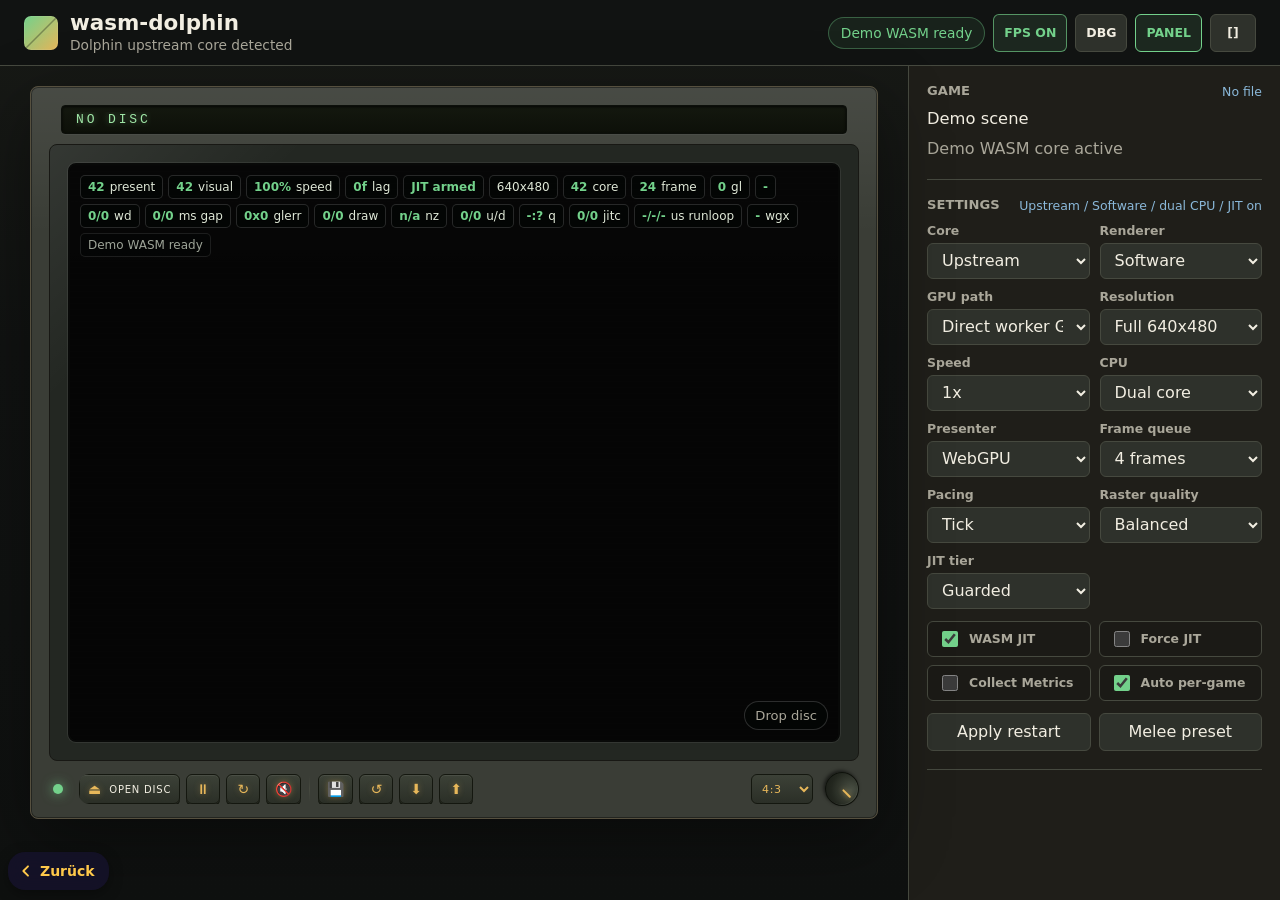
<file: labs/dolphin/index.html>
<!doctype html>
<html lang="en">
  <head>
    <meta charset="utf-8">
    <meta name="viewport" content="width=device-width, initial-scale=1">
    <title>Konsolarium – GameCube/Wii (Dolphin) – wasm-dolphin</title>
    <link rel="icon" href="data:,">
    <link rel="stylesheet" href="./src/styles.css">
  </head>
  <body>
    <div class="app-shell">
      <header class="topbar">
        <div class="brand">
          <span class="mark" aria-hidden="true"></span>
          <div>
            <h1>wasm-dolphin</h1>
            <p id="coreLabel">WebAssembly host</p>
          </div>
        </div>
        <div class="topbar-actions">
          <span class="status-pill" id="statusPill">Booting</span>
          <button class="icon-button" id="overlayToggle" type="button" title="Toggle FPS overlay" aria-pressed="true">FPS</button>
          <button class="icon-button" id="debugToggle" type="button" title="Toggle diagnostics" aria-expanded="false" aria-controls="debugPanel">DBG</button>
          <button class="icon-button tip" id="panelToggle" type="button"
                  data-tip="Show or hide the side panel" aria-expanded="true"
                  aria-controls="controlPanel" aria-label="Hide side panel">PANEL</button>
          <button class="icon-button" id="fullscreenButton" type="button" title="Fullscreen" aria-label="Fullscreen">[]</button>
        </div>
      </header>

      <main class="workspace">
        <section class="play-area" aria-label="Emulator">
          <div class="crt-set" id="dropZone">
            <!-- LCD strip in the bezel. Carries the game identity that used to
                 live in the side panel, so the panel can be hidden entirely
                 without losing what is loaded. -->
            <div class="lcd-strip" aria-hidden="true">
              <span class="lcd-title" id="lcdTitle">NO DISC</span>
              <span class="lcd-meta" id="lcdMeta"></span>
            </div>
            <div class="crt-bezel">
              <div class="screen-viewport">
                <canvas id="screen" width="640" height="480" aria-label="Emulator screen"></canvas>
                <div class="blank-probe-notice" id="blankProbeNotice" role="status" hidden></div>
                <div class="screen-osd" id="screenHud">
                  <span><strong id="hudFps">0</strong> present</span>
                  <span><strong id="hudVisualFps">0</strong> visual</span>
                  <span><strong id="hudSpeed">0%</strong> speed</span>
                  <span><strong id="hudLatency">0f</strong> lag</span>
                  <span><strong id="hudJit">JIT off</strong></span>
                  <span id="hudResolution">640x480</span>
                  <span><strong id="hudCoreFps">0</strong> core</span>
                  <span><strong id="hudFrame">0</strong> frame</span>
                  <span><strong id="hudGlSwap">0</strong> gl</span>
                  <span><strong id="hudMode">-</strong></span>
                  <span><strong id="hudWatchdog">0/0</strong> wd</span>
                  <span><strong id="hudGap">0/0</strong>ms gap</span>
                  <span><strong id="hudGlError">0x0</strong> glerr</span>
                  <span><strong id="hudDraw">0/0</strong> draw</span>
                  <span><strong id="hudNz">0</strong> nz</span>
                  <span><strong id="hudUnderDrop">0/0</strong> u/d</span>
                  <span><strong id="hudQueue">0/0</strong> q</span>
                  <span><strong id="hudJitCache">0/0</strong> jitc</span>
                  <span><strong id="hudRunloop">-/-</strong>us runloop</span>
                  <span><strong id="hudWgx">-</strong> wgx</span>
                  <span id="hudStatus" style="opacity:.7"></span>
                </div>
                <div class="drop-badge" id="dropBadge">Drop disc</div>
                <div class="scanlines" aria-hidden="true"></div>
              </div>
            </div>
            <div class="crt-footer">
              <span class="power-light"></span>
              <div class="transport" aria-label="Playback controls">
                <label class="file-button tip" data-tip="Open a GameCube disc image">
                  <span class="glyph" aria-hidden="true">&#x23CF;</span>
                  <span class="btn-text">Open disc</span>
                  <input id="romInput" type="file" accept=".iso,.gcm,.rvz,.wbfs,.wad,.dol,.elf">
                </label>
                <button id="runButton" class="tip" type="button" data-tip="Pause or resume emulation" aria-label="Pause">
                  <span class="glyph" aria-hidden="true">&#x23F8;</span>
                </button>
                <button id="resetButton" class="tip" type="button" data-tip="Reset the console" aria-label="Reset">
                  <span class="glyph" aria-hidden="true">&#x21BB;</span>
                </button>
                <button id="muteButton" class="tip" type="button" data-tip="Mute or unmute audio" aria-label="Muted">
                  <span class="glyph" aria-hidden="true">&#x1F507;</span>
                </button>
                <span class="transport-sep" aria-hidden="true"></span>
                <button id="saveButton" class="tip" type="button" data-tip="Save state to a slot" aria-label="Save state">
                  <span class="glyph" aria-hidden="true">&#x1F4BE;</span>
                </button>
                <button id="loadButton" class="tip" type="button" data-tip="Load state from a slot" aria-label="Load state">
                  <span class="glyph" aria-hidden="true">&#x21BA;</span>
                </button>
                <button id="dlStateButton" class="tip" type="button" data-tip="Download the current save state" aria-label="Download state">
                  <span class="glyph" aria-hidden="true">&#x2B07;</span>
                </button>
                <label class="file-button tip" data-tip="Upload a save state file" aria-label="Upload state">
                  <span class="glyph" aria-hidden="true">&#x2B06;</span>
                  <input id="ulStateInput" type="file" accept=".sav">
                </label>
              </div>
                            <label class="aspect-select tip" data-tip="Screen aspect ratio">
                <span class="sr-only">Aspect ratio</span>
                <select id="aspectSelect">
                  <option value="4:3">4:3</option>
                  <option value="16:9">16:9</option>
                </select>
              </label>
              <span class="volume-dial tip" data-tip="Volume">
                            <input id="volumeDial" type="range" min="0" max="100" value="100"
                            aria-label="Volume" orient="vertical">
                            <span class="dial-face" aria-hidden="true"><i></i></span>
                            </span>
                            </div>
                            </div>
                            
                            <div class="touch-controls" aria-label="Touch controls">
                            <div class="touch-dpad">
                            <button data-touch-button="D_UP" aria-label="D-pad up">Up</button>
                            <button data-touch-button="D_LEFT" aria-label="D-pad left">Left</button>
                            <button data-touch-button="D_RIGHT" aria-label="D-pad right">Right</button>
                            <button data-touch-button="D_DOWN" aria-label="D-pad down">Down</button>
                            </div>
                            <div class="touch-face">
                            <button data-touch-button="B" aria-label="B">B</button>
                            <button data-touch-button="A" aria-label="A">A</button>
                            </div>
                            </div>
                            </section>
                            
                            <aside class="control-panel" id="controlPanel" aria-label="Emulator controls">
                            <section class="panel-block game-block">
                            <div class="section-heading">
                            <h2>Game</h2>
                            <span id="gameSize">No file</span>
                            </div>
                            <p class="game-title" id="gameTitle">Demo scene</p>
                            <p class="muted" id="mountNote">Demo WASM core active</p>
                            </section>
                            
                            <form class="settings-panel" id="settingsForm">
                            <div class="section-heading">
                            <h2>Settings</h2>
                            <span id="settingsSummary">Startup</span>
                            </div>
                            
                            <div class="setting-grid">
                            <label>
                              <span>Core</span>
                              <select id="settingCore">
                              <option value="native">Native</option>
                              <option value="upstream">Upstream</option>
                              </select>
                            </label>
                            
                            <label>
                              <span>Renderer</span>
                              <select id="settingVideo">
                              <option value="software">Software</option>
                              <option value="wgpu">WebGPU hardware (experimental)</option>
                              <option value="ogl">OpenGL GPU</option>
                              <option value="null">Null video</option>
                              </select>
                            </label>
                            
                            <label>
                              <span>GPU path</span>
                              <select id="settingOglProxy">
                              <option value="proxy">Compatible GL</option>
                              <option value="worker">Direct worker GL</option>
                              <option value="main">Main thread GL</option>
                              <option value="readback">Readback debug</option>
                              </select>
                            </label>
                            
                            <label>
                              <span>Resolution</span>
                              <select id="settingResolution">
                              <option value="full">Full 640x480</option>
                              <option value="0.75">75% present</option>
                              <option value="half">Half 320x240</option>
                              </select>
                            </label>
                            
                            <label>
                              <span>Speed</span>
                              <select id="settingSpeed">
                              <option value="0.5">0.5x</option>
                              <option value="0.75">0.75x</option>
                              <option value="1">1x</option>
                              <option value="1.25">1.25x</option>
                              <option value="1.5">1.5x</option>
                              <option value="unlimited">Unlimited</option>
                              </select>
                            </label>
                            
                            <label>
                              <span>CPU</span>
                              <select id="settingCpu">
                              <option value="auto">Auto</option>
                              <option value="single">Single thread</option>
                              <option value="dual">Dual core</option>
                              </select>
                            </label>
                            
                            <label>
                              <span>Presenter</span>
                              <select id="settingPresenter">
                              <option value="webgpu">WebGPU</option>
                              <option value="webgl">WebGL</option>
                              <option value="2d">Canvas 2D</option>
                              </select>
                            </label>
                            
                            <label>
                              <span>Frame queue</span>
                              <select id="settingQueue">
                              <option value="2">2 frames</option>
                              <option value="4">4 frames</option>
                              <option value="8">8 frames</option>
                              <option value="12">12 frames</option>
                              </select>
                            </label>
                            
                            <label>
                              <span>Pacing</span>
                              <select id="settingPacing">
                              <option value="tick">Tick</option>
                              <option value="smooth">Smooth</option>
                              <option value="direct">Direct</option>
                              </select>
                            </label>
                            
                            <label>
                              <span>Raster quality</span>
                              <select id="settingFastSw">
                              <option value="0">Full quality</option>
                              <option value="1">Balanced</option>
                              <option value="2">Emergency speed</option>
                              </select>
                            </label>
                            
                            <label>
                              <span>JIT tier</span>
                              <select id="settingJitTier">
                              <option value="guarded">Guarded</option>
                              <option value="mixed">Mixed experimental</option>
                              </select>
                            </label>
                            </div>
                            
                            <div class="toggle-row">
                            <label class="switch-line">
                              <input id="settingWasmJit" type="checkbox">
                              <span>WASM JIT</span>
                            </label>
                            <label class="switch-line">
                              <input id="settingForceJit" type="checkbox">
                              <span>Force JIT</span>
                            </label>
                            <label class="switch-line">
                              <input id="settingMetrics" type="checkbox">
                              <span>Collect Metrics</span>
                            </label>
                            <label class="switch-line tip" data-tip="Pick the renderer from measured per-game results">
                              <input id="settingAutoProfile" type="checkbox" checked>
                              <span>Auto per-game</span>
                            </label>
                            </div>
                            
                            <div class="settings-actions">
                            <button id="settingsApplyButton" type="submit">Apply restart</button>
                            <button id="settingsPresetButton" type="button">Melee preset</button>
                            </div>
                            </form>
                            
                            <section class="debug-panel" id="debugPanel" aria-label="Diagnostics" hidden>
                            <section class="panel-block">
                            <div class="section-heading">
                            <h2>Boot</h2>
                            <span id="bootStatus">No disc</span>
                            </div>
                            <div class="metric-row">
                            <span>Apploader</span>
                            <strong id="bootApploader">-</strong>
                            </div>
                            <div class="metric-row">
                            <span>Boot DOL</span>
                            <strong id="bootDol">-</strong>
                            </div>
                            <div class="metric-row">
                            <span>FST</span>
                            <strong id="bootFst">-</strong>
                            </div>
                            <div class="metric-row">
                            <span>Image</span>
                            <strong id="bootImage">-</strong>
                            </div>
                            <div class="metric-row">
                            <span>Entry</span>
                            <strong id="bootEntry">-</strong>
                            </div>
                            <p class="muted compact" id="bootBlocker">No boot attempt</p>
                            <div class="root-entry-list" id="rootEntryList" aria-label="Disc root entries"></div>
                            </section>
                            
                            <section class="panel-block">
                            <div class="section-heading">
                            <h2>Runtime</h2>
                            <span id="coreMode">Demo</span>
                            </div>
                            <div class="metric-row">
                            <span>Frame</span>
                            <strong id="frameCounter">0</strong>
                            </div>
                            <div class="metric-row">
                            <span>Present FPS</span>
                            <strong id="fpsCounter">0</strong>
                            </div>
                            <div class="metric-row">
                            <span>Visual FPS</span>
                            <strong id="visualFpsCounter">0</strong>
                            </div>
                            <div class="metric-row">
                            <span>UI FPS</span>
                            <strong id="uiFpsCounter">0</strong>
                            </div>
                            <div class="metric-row">
                            <span>Core FPS</span>
                            <strong id="coreFpsCounter">0</strong>
                            </div>
                            <div class="metric-row">
                            <span>Game Speed</span>
                            <strong id="gameSpeedCounter">0%</strong>
                            </div>
                            <div class="metric-row">
                            <span>Frame Gap</span>
                            <strong id="presentationGapCounter">0 ms</strong>
                            </div>
                            <div class="metric-row">
                            <span>Latency</span>
                            <strong id="presentationLagCounter">0f / 0 ms</strong>
                            </div>
                            <div class="metric-row">
                            <span>Audio</span>
                            <strong id="audioStatus">Audio off</strong>
                            </div>
                            <div class="metric-row">
                            <span>Ticks</span>
                            <strong id="coreTicks">0</strong>
                            </div>
                            <div class="metric-row">
                            <span>PPC PC</span>
                            <strong id="ppcPc">-</strong>
                            </div>
                            <div class="metric-row">
                            <span>CPU</span>
                            <strong id="cpuCoreName">-</strong>
                            </div>
                            <div class="metric-row">
                            <span>WASM JIT exp</span>
                            <strong id="ppcWasmJit">0 / 0</strong>
                            </div>
                            <div class="metric-row">
                            <span>WASM Helper</span>
                            <strong id="ppcWasmHelperStats">-</strong>
                            </div>
                            <div class="metric-row">
                            <span>Frame Profile</span>
                            <strong id="frameProfileStats">-</strong>
                            </div>
                            <div class="metric-row">
                            <span>Adapter</span>
                            <strong id="adapterStatus">Fallback</strong>
                            </div>
                            </section>
                            
                            <section class="panel-block">
                            <div class="section-heading">
                            <h2>Input</h2>
                            <span id="inputSource">Keyboard</span>
                            </div>
                            <div class="control-grid" id="controlGrid"></div>
                            </section>
                            
                            <section class="panel-block">
                            <div class="section-heading">
                            <h2>Core Slot</h2>
                            <span>cores/dolphin</span>
                            </div>
                            <p class="muted compact">Emscripten Dolphin bundles load from <code>cores/dolphin</code>.</p>
                            </section>
                            </section>
                            </aside>
                            </main>
                            </div>
                            
                            <script type="module" src="./src/bootstrap.js"></script>
                              <script>window.KS_BACK_BOTTOM = true;</script>
  <script src="../ks-bridge.js"></script>
  <script src="ks-dolphin.js"></script>
</body>
                            </html>
</file>
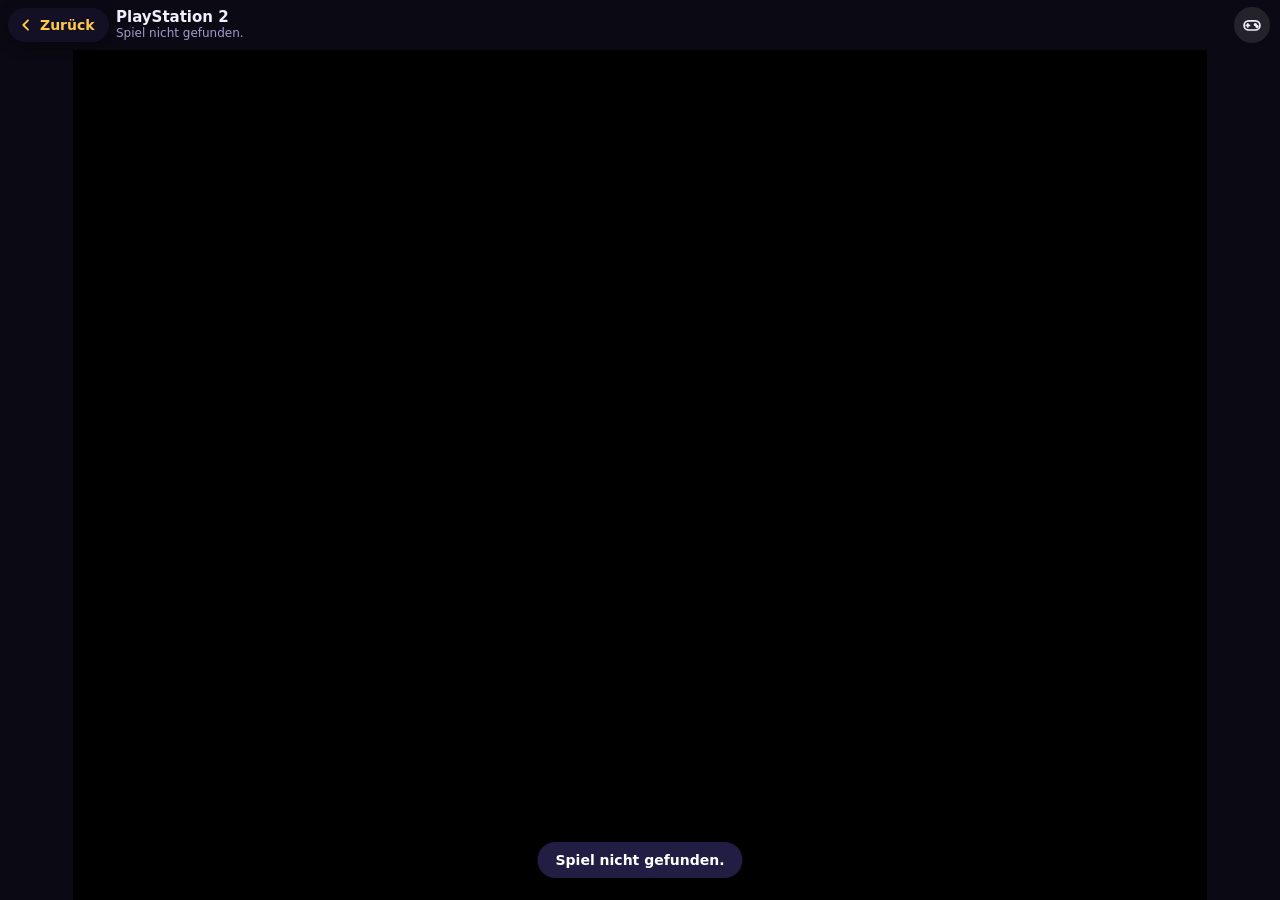
<file: labs/ps2/index.html>
<!DOCTYPE html>
<html lang="de" data-theme="dark">
<head>
  <meta charset="utf-8">
  <meta name="viewport" content="width=device-width, initial-scale=1, maximum-scale=1, minimum-scale=1, user-scalable=no, viewport-fit=cover">
  <meta name="theme-color" content="#0b0a14">
  <meta name="apple-mobile-web-app-capable" content="yes">
  <meta name="apple-mobile-web-app-status-bar-style" content="black-translucent">
  <title>Konsolarium – PlayStation 2 (Play!)</title>
  <link rel="icon" href="../../icons/icon-cart-192.png">
  <link rel="stylesheet" href="ps2.css">
</head>
<body>
  <header id="bar">
    <div class="spacer"></div>
    <div id="title"><b>PlayStation 2</b><span id="status"></span></div>
    <span id="fps"></span>
    <button id="padtoggle" class="pb" aria-pressed="false" aria-label="Gamepad">
      <svg viewBox="0 0 24 24" fill="none" stroke="currentColor" stroke-width="2" stroke-linecap="round" stroke-linejoin="round"><rect x="2.5" y="7" width="19" height="11" rx="5.5"/><path d="M7 10.5v4M5 12.5h4"/><circle cx="16" cy="11.5" r="1" fill="currentColor"/><circle cx="18" cy="13.8" r="1" fill="currentColor"/></svg>
    </button>
  </header>
  <main id="stage">
    <canvas id="outputCanvas" width="640" height="480" tabindex="-1"></canvas>
  </main>
  <div id="pad" hidden>
    <div class="shoulders left"><button data-code="Key2">L2</button><button data-code="Key1">L1</button></div>
    <div class="shoulders right"><button data-code="Key8">R1</button><button data-code="Key9">R2</button></div>
    <div class="dpad">
      <button class="up" data-code="ArrowUp">▲</button><button class="left" data-code="ArrowLeft">◀</button>
      <button class="right" data-code="ArrowRight">▶</button><button class="down" data-code="ArrowDown">▼</button>
    </div>
    <div class="face">
      <button class="tri" data-code="KeyS">△</button><button class="sq" data-code="KeyA">□</button>
      <button class="cir" data-code="KeyX">○</button><button class="ex" data-code="KeyZ">✕</button>
    </div>
    <div class="mid"><button data-code="Backspace">SELECT</button><button data-code="Enter">START</button></div>
    <div class="stick ls" data-neg-x="KeyF" data-pos-x="KeyH" data-neg-y="KeyT" data-pos-y="KeyG"><span class="nub"></span></div>
    <div class="stick rs" data-neg-x="KeyJ" data-pos-x="KeyL" data-neg-y="KeyI" data-pos-y="KeyK"><span class="nub"></span></div>
    <div class="clicks"><button data-code="Key3">L3</button><button data-code="Key0">R3</button></div>
  </div>
  <script src="../ks-bridge.js"></script>
  <script type="module" src="ps2.js"></script>
</body>
</html>
</file>
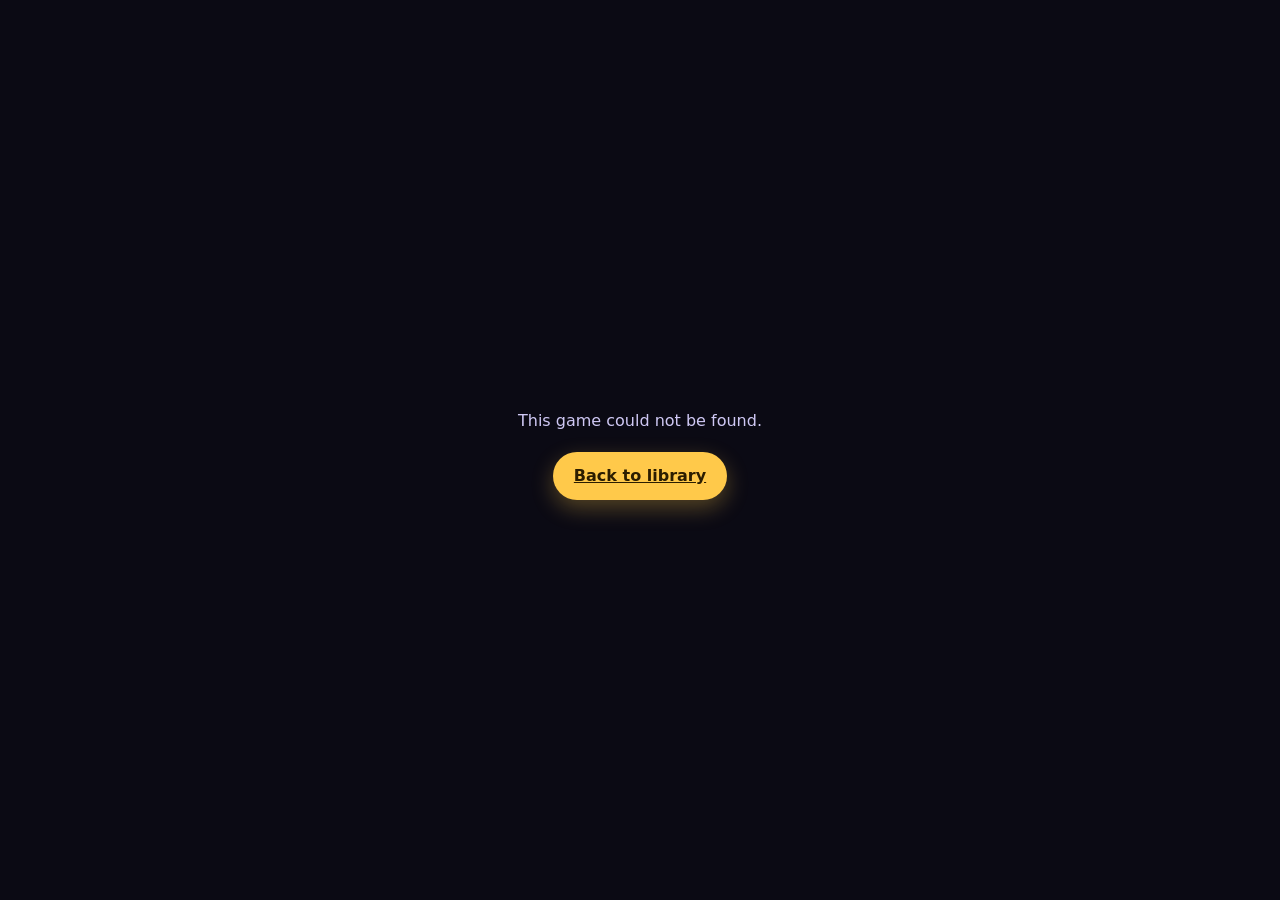
<file: play.html>
<!DOCTYPE html>
<html lang="de" data-theme="dark" data-bg="plain">
<head>
  <meta charset="utf-8">
  <meta name="viewport" content="width=device-width, initial-scale=1, maximum-scale=1, minimum-scale=1, user-scalable=no, viewport-fit=cover">
  <meta name="theme-color" content="#0b0a14">
  <meta name="apple-mobile-web-app-capable" content="yes">
  <meta name="mobile-web-app-capable" content="yes">
  <meta name="apple-mobile-web-app-status-bar-style" content="black-translucent">
  <meta name="apple-mobile-web-app-title" content="Konsolarium">
  <title>Konsolarium</title>
  <link rel="manifest" href="manifest.webmanifest">
  <link rel="icon" href="icons/icon-cart-192.png">
  <link rel="apple-touch-icon" href="icons/icon-cart-180.png">
  <link rel="stylesheet" href="css/app.css?v=1.5.2">
  <link rel="stylesheet" href="css/play.css?v=1.5.2">
  <link rel="stylesheet" href="css/pad.css?v=1.5.2">
</head>
<body class="player">
  <header id="pbar">
    <button class="pb" id="b-exit" aria-label="Exit"></button>
    <div id="ptitle"><b></b><span></span></div>
    <button class="pb wide" id="b-ff" aria-pressed="false"></button>
    <button class="pb" id="b-qs"></button>
    <button class="pb" id="b-menu"></button>
  </header>
  <div id="stage"><div id="kbody" class="kbody" hidden></div><div id="gamebox"><div id="game"></div></div><div id="pad"></div></div>
  <div id="pmsg" hidden></div>
  <script src="js/i18n.js?v=1.5.2"></script>
  <script src="js/common.js?v=1.5.2"></script>
  <script src="js/systems.js?v=1.5.2"></script>
  <script src="js/art.js?v=1.5.2"></script>
  <script src="js/pad.js?v=1.5.2"></script>
  <script src="js/play.js?v=1.5.2"></script>
</body>
</html>
</file>
<file: css/app.css>
/* Konsolarium – Gestaltung */

:root {
  --font: ui-rounded, "SF Pro Rounded", "Nunito", "Varela Round", system-ui, -apple-system, "Segoe UI", Roboto, "Noto Sans", sans-serif;
  --gold: #ffc94a;
  --gold-ink: #2b1d00;
  --cyan: #5be0e6;
  --pink: #ff5ca8;
  --mint: #5be0b0;
  --red: #ff5c7a;
  --violet: #9b87ff;
  --r-xl: 26px;
  --r-lg: 20px;
  --r-md: 14px;
  --r-sm: 10px;
  --safe-t: env(safe-area-inset-top, 0px);
  --safe-b: env(safe-area-inset-bottom, 0px);
  --safe-l: env(safe-area-inset-left, 0px);
  --safe-r: env(safe-area-inset-right, 0px);
  --tabbar-h: 64px;
}

[data-theme="dark"] {
  color-scheme: dark;
  --bg: #15122a;
  --bg2: #1d1938;
  --surface: rgba(38, 33, 72, 0.72);
  --surface-solid: #262146;
  --surface2: #322b5e;
  --line: rgba(255, 255, 255, 0.08);
  --line2: rgba(255, 255, 255, 0.14);
  --text: #f2efff;
  --muted: #a29bcb;
  --accent-text: #ffc94a;
  --shadow: 0 12px 30px rgba(5, 3, 20, 0.45);
  --plinth: radial-gradient(60% 55% at 50% 60%, rgba(155, 135, 255, 0.22), transparent 70%);
}

[data-theme="light"] {
  color-scheme: light;
  --bg: #efecf8;
  --bg2: #e3ddf5;
  --surface: rgba(255, 255, 255, 0.8);
  --surface-solid: #ffffff;
  --surface2: #f1edfc;
  --line: rgba(30, 20, 80, 0.08);
  --line2: rgba(30, 20, 80, 0.16);
  --text: #1b1638;
  --muted: #655f8d;
  --accent-text: #8a5a00;
  --shadow: 0 12px 30px rgba(60, 40, 140, 0.12);
  --plinth: radial-gradient(60% 55% at 50% 60%, rgba(120, 90, 255, 0.16), transparent 70%);
}

* { box-sizing: border-box; -webkit-tap-highlight-color: transparent; }
[hidden] { display: none !important; }

html, body {
  margin: 0;
  height: 100%;
  background: var(--bg);
  color: var(--text);
  font-family: var(--font);
  font-size: 16px;
  line-height: 1.4;
  -webkit-text-size-adjust: 100%;
  text-size-adjust: 100%;
  touch-action: manipulation;
  overscroll-behavior: none;
  -webkit-user-select: none;
  user-select: none;
  -webkit-touch-callout: none;
}

input, textarea, select { font: inherit; color: inherit; -webkit-user-select: text; user-select: text; }
input, textarea { font-size: 16px; } /* verhindert Auto-Zoom auf iOS */
button { font: inherit; color: inherit; background: none; border: 0; padding: 0; cursor: pointer; touch-action: manipulation; }
:focus-visible { outline: 2px solid var(--gold); outline-offset: 2px; border-radius: 8px; }
svg { display: block; }

/* ---------- Hintergründe ---------- */
#bg { position: fixed; inset: 0; z-index: -1; pointer-events: none; background: var(--bg); }
#bg::after { content: ""; position: absolute; inset: 0; }

[data-bg="vitrine"] #bg {
  background:
    radial-gradient(80% 50% at 85% 0%, rgba(155, 135, 255, 0.28), transparent 60%),
    radial-gradient(70% 45% at 0% 100%, rgba(255, 92, 168, 0.16), transparent 60%),
    var(--bg);
}
[data-bg="vitrine"] #bg::after { background: repeating-linear-gradient(0deg, rgba(255, 255, 255, 0.025) 0 1px, transparent 1px 3px); }
[data-theme="light"][data-bg="vitrine"] #bg::after { background: repeating-linear-gradient(0deg, rgba(40, 20, 120, 0.025) 0 1px, transparent 1px 3px); }

[data-bg="sunset"] #bg { background: linear-gradient(180deg, #1a0f3d 0%, #3d1757 45%, #8c2a6e 78%, #ff8a4a 100%); }
[data-theme="light"][data-bg="sunset"] #bg { background: linear-gradient(180deg, #fff3ea 0%, #ffd9e6 55%, #ffc2a0 100%); }
[data-bg="sunset"] #bg::after {
  top: 62%;
  background:
    linear-gradient(transparent 0 calc(100% - 1px), rgba(255, 79, 163, 0.35) 0) 0 0 / 100% 28px,
    linear-gradient(90deg, transparent 0 calc(100% - 1px), rgba(255, 79, 163, 0.35) 0) 0 0 / 48px 100%;
  transform: perspective(300px) rotateX(55deg);
  transform-origin: top;
  opacity: 0.8;
}

[data-bg="grid"] #bg {
  background:
    linear-gradient(var(--line) 1px, transparent 1px) 0 0 / 22px 22px,
    linear-gradient(90deg, var(--line) 1px, transparent 1px) 0 0 / 22px 22px,
    radial-gradient(60% 40% at 50% 0%, rgba(91, 224, 230, 0.18), transparent 70%),
    var(--bg);
}

[data-bg="ocean"] #bg {
  background:
    radial-gradient(70% 40% at 20% 0%, rgba(79, 195, 247, 0.32), transparent 65%),
    radial-gradient(60% 50% at 100% 100%, rgba(91, 224, 176, 0.18), transparent 60%),
    linear-gradient(180deg, #0c1f3d, #08142a);
}
[data-theme="light"][data-bg="ocean"] #bg { background: radial-gradient(70% 40% at 20% 0%, rgba(79, 195, 247, 0.35), transparent 65%), linear-gradient(180deg, #e6f4ff, #d6ecfb); }

[data-bg="aurora"] #bg {
  background:
    radial-gradient(50% 35% at 15% 10%, rgba(91, 224, 176, 0.30), transparent 70%),
    radial-gradient(45% 35% at 85% 25%, rgba(155, 135, 255, 0.32), transparent 70%),
    radial-gradient(60% 40% at 50% 100%, rgba(79, 195, 247, 0.16), transparent 70%),
    var(--bg);
}

[data-bg="plain"] #bg { background: var(--bg); }

/* ---------- Grundlayout ---------- */
/* Feste App-Hülle: nur #scroller scrollt. Dadurch steht die Tableiste auf jeder Seite
   an derselben Stelle (iOS verschiebt feste Elemente sonst je nach Seitenlänge). */
html, body { overflow: hidden; overscroll-behavior: none; }
#scroller {
  position: fixed; inset: 0; overflow-x: hidden; overflow-y: auto;
  -webkit-overflow-scrolling: touch; overscroll-behavior-y: contain;
}
/* App-Hülle in voller Bildschirmhöhe. Alles, was sonst „fixed“ wäre, sitzt absolut in dieser Hülle –
   iOS 26 zeichnet feste Elemente nicht bis zum unteren Rand, absolute schon. */
body.shell { position: relative; height: var(--app-h, 100%); min-height: 100%; }
body.shell #scroller, body.shell #bg, body.shell .overlay, body.shell .kerem-layer { position: absolute; }
body.shell #tabbar, body.shell #toast { position: absolute; }
#view {
  min-height: 100%;
  padding: calc(var(--safe-t) + 14px) calc(var(--safe-r) + 18px) calc(var(--tabbar-h) + var(--safe-b) + 28px) calc(var(--safe-l) + 18px);
  max-width: 1100px;
  margin: 0 auto;
}
.page-enter { animation: pageIn 0.28s ease-out; }
@keyframes pageIn { from { opacity: 0; transform: translateY(8px); } to { opacity: 1; transform: none; } }

.topbar { display: flex; align-items: center; gap: 10px; min-height: 44px; margin-bottom: 6px; }
.topbar .back {
  display: inline-flex; align-items: center; gap: 4px; height: 38px; padding: 0 12px 0 8px;
  border-radius: 19px; background: var(--surface); border: 1px solid var(--line); color: var(--text); font-weight: 600;
  -webkit-backdrop-filter: blur(16px); backdrop-filter: blur(16px);
}
[dir="rtl"] .topbar .back svg { transform: scaleX(-1); }
.topbar .spacer { flex: 1; }

.brand { display: flex; align-items: center; gap: 12px; margin: 6px 0 2px; }
.brand-icon { width: 44px; height: 44px; border-radius: 11px; overflow: hidden; box-shadow: 0 6px 16px rgba(0, 0, 0, 0.3); flex: none; }
.brand-icon svg { width: 100%; height: 100%; }
.title-xl { font-size: 34px; line-height: 1.05; font-weight: 800; letter-spacing: -0.02em; margin: 0; }
.tagline { color: var(--muted); font-size: 15px; margin: 4px 0 16px; }
.h2 { font-size: 24px; font-weight: 800; letter-spacing: -0.01em; margin: 26px 0 10px; }
.h3 { font-size: 15px; font-weight: 700; color: var(--muted); margin: 22px 4px 8px; }
.muted { color: var(--muted); }
.small { font-size: 13px; }

/* Suche + Chips */
.search {
  min-width: 0;
  display: flex; align-items: center; gap: 8px; height: 46px; padding: 0 14px; border-radius: var(--r-md);
  background: var(--surface); border: 1px solid var(--line); -webkit-backdrop-filter: blur(16px); backdrop-filter: blur(16px);
}
.search svg { width: 18px; height: 18px; opacity: 0.6; flex: none; }
.search input { flex: 1; min-width: 0; border: 0; outline: 0; background: transparent; height: 100%; }
.search .clear { width: 26px; height: 26px; border-radius: 13px; display: grid; place-items: center; opacity: 0.6; }

.chips { display: flex; gap: 8px; overflow-x: auto; padding: 12px 2px 4px; margin: 0 -2px; scrollbar-width: none; }
.chips::-webkit-scrollbar { display: none; }
.chip {
  flex: none; height: 34px; padding: 0 14px; border-radius: 17px; font-size: 14px; font-weight: 600;
  background: var(--surface); border: 1px solid var(--line); color: var(--text); white-space: nowrap;
}
.chip[aria-pressed="true"] { background: var(--gold); color: var(--gold-ink); border-color: transparent; }
.chip.icon { display: inline-flex; align-items: center; gap: 6px; }
.chip.icon svg { width: 16px; height: 16px; }

/* ---------- Zeitleiste ---------- */
.timeline { margin-top: 10px; }
.decade { --dc: #9b87ff; position: relative; padding-bottom: 8px; }
.decade-title {
  position: sticky; top: calc(var(--safe-t)); z-index: 3;
  margin: 18px -18px 4px; padding: 8px 18px;
  font-size: 30px; font-weight: 900; letter-spacing: -0.02em; color: var(--dc);
  background: linear-gradient(var(--bg) 60%, transparent);
}
.decade-title {
  background: color-mix(in srgb, var(--bg) 82%, transparent);
  -webkit-backdrop-filter: blur(14px); backdrop-filter: blur(14px);
  -webkit-mask-image: linear-gradient(#000 78%, transparent); mask-image: linear-gradient(#000 78%, transparent);
  padding-bottom: 14px;
}
/* Zeitleiste: eine durchgehende Linie in gleichmäßiger Farbe; Kreis und Jahreszahl
   sitzen exakt mittig auf der Linie (Spalte 62 px → Mitte bei 31 px). */
.year { --tl-x: 31px; display: grid; grid-template-columns: 62px 1fr; gap: 0 12px; position: relative; }
.year::before {
  content: ""; position: absolute; inset-inline-start: calc(var(--tl-x) - 1.5px); top: 0; bottom: 0; width: 3px;
  background: color-mix(in srgb, var(--dc) 42%, transparent);
}
.year-mark { position: relative; display: flex; flex-direction: column; align-items: center; padding-top: 18px; }
.year-mark::before {
  content: ""; box-sizing: border-box; display: block; width: 20px; height: 20px; border-radius: 50%; flex: none;
  background: var(--bg); border: 3.5px solid var(--dc); box-shadow: 0 0 0 4px color-mix(in srgb, var(--dc) 20%, transparent);
  position: relative; z-index: 1;
}
.year-mark span {
  position: relative; z-index: 1; display: block; margin-top: 6px; padding: 3px 6px; border-radius: 8px; text-align: center;
  font-weight: 800; font-size: 15px; line-height: 1.1; color: var(--dc);
  background: color-mix(in srgb, var(--bg) 86%, var(--dc));
  font-variant-numeric: tabular-nums; letter-spacing: 0.01em;
}
.year-cards { display: grid; gap: 12px; padding: 10px 0; grid-template-columns: 1fr; }
@media (min-width: 700px) { .year-cards { grid-template-columns: repeat(2, 1fr); } }
@media (min-width: 1000px) { .year-cards { grid-template-columns: repeat(3, 1fr); } }

.sys-card {
  display: grid; grid-template-columns: 118px 1fr; align-items: center; gap: 12px; width: 100%; text-align: start;
  padding: 10px 14px 10px 8px; border-radius: var(--r-lg); background: var(--surface); border: 1px solid var(--line);
  -webkit-backdrop-filter: blur(18px); backdrop-filter: blur(18px); box-shadow: var(--shadow);
  transition: transform 0.15s ease;
}
.sys-card:active { transform: scale(0.98); }
.sys-art { position: relative; height: 80px; background: var(--plinth); border-radius: 14px; }
.sys-art svg { width: 100%; height: 100%; }
.sys-card.native .sys-art { filter: saturate(0.6); opacity: 0.85; }
.sys-name { font-size: 17px; font-weight: 750; line-height: 1.2; }
.sys-maker { font-size: 13px; color: var(--muted); margin-top: 1px; }
.sys-tags { display: flex; flex-wrap: wrap; gap: 6px; margin-top: 7px; }

.pill {
  display: inline-flex; align-items: center; gap: 5px; height: 22px; padding: 0 9px; border-radius: 11px; font-size: 12px; font-weight: 700;
  background: var(--surface2); color: var(--muted); white-space: nowrap;
}
.pill::before { content: ""; width: 6px; height: 6px; border-radius: 50%; background: currentColor; }
.pill.count::before, .pill.plain::before { display: none; }
.pill.ready { color: #1f9e72; background: color-mix(in srgb, var(--mint) 18%, transparent); }
[data-theme="dark"] .pill.ready { color: var(--mint); }
.pill.bios { color: #b07800; background: color-mix(in srgb, var(--gold) 20%, transparent); }
[data-theme="dark"] .pill.bios { color: var(--gold); }
.pill.exp { color: #d63a7a; background: color-mix(in srgb, var(--pink) 16%, transparent); }
[data-theme="dark"] .pill.exp { color: var(--pink); }
.pill.native { color: var(--muted); }
.pill.pc { color: #1f7fc4; background: color-mix(in srgb, #4fc3f7 18%, transparent); }
[data-theme="dark"] .pill.pc { color: #4fc3f7; }
.pill.count { color: var(--text); }

.empty { text-align: center; padding: 48px 20px; color: var(--muted); }
.empty .big { font-size: 20px; font-weight: 800; color: var(--text); margin: 14px 0 6px; }
.empty .art { width: 180px; margin: 0 auto; }
.empty p { max-width: 34ch; margin: 0 auto 18px; }

/* Offline-Hinweis */
.notice {
  display: flex; gap: 12px; align-items: center; padding: 14px; border-radius: var(--r-lg); margin: 14px 0 4px;
  background: color-mix(in srgb, var(--gold) 14%, var(--surface)); border: 1px solid color-mix(in srgb, var(--gold) 40%, transparent);
}
.notice .txt { flex: 1; font-size: 14px; }
.notice .txt b { display: block; font-size: 15px; }

/* ---------- Buttons ---------- */
.btn {
  display: inline-flex; align-items: center; justify-content: center; gap: 8px; height: 48px; padding: 0 20px; border-radius: 24px;
  font-weight: 750; font-size: 16px; background: var(--surface2); color: var(--text); border: 1px solid var(--line);
  transition: transform 0.12s ease, opacity 0.2s;
}
.btn:active { transform: scale(0.97); }
.btn svg { width: 20px; height: 20px; }
.btn.primary { background: var(--gold); color: var(--gold-ink); border-color: transparent; box-shadow: 0 8px 22px rgba(255, 201, 74, 0.3); }
.btn.danger { background: var(--red); color: #fff; border-color: transparent; }
.btn.small { height: 36px; padding: 0 14px; font-size: 14px; }
.btn.block { width: 100%; }
.btn[disabled] { opacity: 0.45; pointer-events: none; filter: grayscale(0.6); }
.btn-row { display: flex; gap: 10px; flex-wrap: wrap; }
.btn-row .btn { flex: 1 1 140px; }

.icon-btn {
  width: 40px; height: 40px; border-radius: 20px; display: grid; place-items: center;
  background: var(--surface); border: 1px solid var(--line); -webkit-backdrop-filter: blur(16px); backdrop-filter: blur(16px);
}
.icon-btn svg { width: 20px; height: 20px; }
.fab {
  width: 52px; height: 52px; border-radius: 26px; display: grid; place-items: center; background: var(--gold); color: var(--gold-ink);
  box-shadow: 0 10px 24px rgba(255, 201, 74, 0.35);
}
.fab svg { width: 26px; height: 26px; }

/* ---------- Detailseite Konsole ---------- */
.detail-hero { position: relative; text-align: center; padding: 8px 0 4px; }
.detail-hero .art {
  max-width: 420px; margin: 0 auto; aspect-ratio: 3 / 2;
  background: radial-gradient(55% 50% at 50% 62%, color-mix(in srgb, var(--dc) 35%, transparent), transparent 72%);
}
.detail-hero .art svg { width: 100%; height: 100%; }
.detail-hero .year-big { font-size: 15px; font-weight: 800; color: var(--dc); font-variant-numeric: tabular-nums; }
.detail-hero h1 { font-size: 30px; font-weight: 850; margin: 2px 0 2px; letter-spacing: -0.02em; }
.detail-hero .maker { color: var(--muted); }
.detail-hero .sys-tags { justify-content: center; margin-top: 10px; }

.note {
  padding: 12px 14px; border-radius: var(--r-md); background: var(--surface); border: 1px solid var(--line); font-size: 14px; margin: 14px 0 0;
  border-inline-start: 4px solid var(--dc, var(--violet));
}
.native-list { display: flex; flex-wrap: wrap; gap: 8px; margin-top: 8px; }
.native-list .pill { height: 28px; padding: 0 12px; font-size: 13px; color: var(--text); }
.native-list .pill::before { display: none; }

.facts { display: grid; grid-template-columns: repeat(2, 1fr); gap: 10px; margin-top: 18px; }
@media (min-width: 640px) { .facts { grid-template-columns: repeat(3, 1fr); } }
.fact { padding: 12px 14px; border-radius: var(--r-md); background: var(--surface); border: 1px solid var(--line); min-width: 0; }
.fact .k { font-size: 12px; color: var(--muted); font-weight: 600; }
.fact .v { font-size: 15px; font-weight: 700; margin-top: 2px; overflow-wrap: anywhere; }
.fact.wide { grid-column: 1 / -1; }
.ext-list { display: flex; flex-wrap: wrap; gap: 6px; margin-top: 6px; }
.ext-list span { font-size: 12px; font-weight: 700; padding: 3px 8px; border-radius: 8px; background: var(--surface2); }

/* ---------- Listen (Einstellungen, Bibliothek) ---------- */
.group {
  border-radius: var(--r-lg); background: var(--surface); border: 1px solid var(--line); overflow: hidden;
  -webkit-backdrop-filter: blur(18px); backdrop-filter: blur(18px);
}
.row {
  display: flex; align-items: center; gap: 12px; width: 100%; min-height: 54px; padding: 10px 14px; text-align: start;
  border-bottom: 1px solid var(--line); position: relative;
}
.row:last-child { border-bottom: 0; }
button.row:active, a.row:active { background: var(--surface2); }
.row .ico { width: 32px; height: 32px; border-radius: 9px; display: grid; place-items: center; flex: none; color: #fff; }
.row .ico svg { width: 18px; height: 18px; }
.row .lbl { flex: 1; min-width: 0; }
.row .lbl .sub { display: block; font-size: 13px; color: var(--muted); margin-top: 1px; }
.row .val { color: var(--muted); font-size: 15px; text-align: end; }
.row.stack { flex-wrap: wrap; row-gap: 10px; }
.row.stack .lbl { flex: 1 0 auto; }
.row.stack .seg { flex: 1 1 100%; }
.row .chev { width: 16px; height: 16px; opacity: 0.4; flex: none; }
[dir="rtl"] .row .chev { transform: scaleX(-1); }
.row.danger .lbl { color: var(--red); font-weight: 650; }
.row .flag { font-size: 26px; line-height: 1; width: 34px; text-align: center; }
.row.selected { background: color-mix(in srgb, var(--gold) 16%, transparent); }
.row.selected .lbl { font-weight: 750; }
.row .check { width: 24px; height: 24px; border-radius: 12px; background: var(--gold); color: var(--gold-ink); display: grid; place-items: center; }
.row .check svg { width: 15px; height: 15px; }

/* Schiebeschalter */
.switch { position: relative; width: 52px; height: 32px; flex: none; }
.switch input { position: absolute; inset: 0; opacity: 0; margin: 0; cursor: pointer; z-index: 1; }
.switch .track { position: absolute; inset: 0; border-radius: 16px; background: var(--line2); transition: background 0.2s; }
.switch .knob { position: absolute; top: 3px; inset-inline-start: 3px; width: 26px; height: 26px; border-radius: 13px; background: #fff; box-shadow: 0 2px 6px rgba(0, 0, 0, 0.3); transition: transform 0.22s cubic-bezier(.3, 1.4, .5, 1); }
.switch input:checked + .track { background: var(--mint); }
.switch input:checked + .track + .knob { transform: translateX(20px); }
[dir="rtl"] .switch input:checked + .track + .knob { transform: translateX(-20px); }

/* Segment-Auswahl */
.seg { display: flex; padding: 3px; border-radius: 12px; background: var(--surface2); gap: 3px; }
.seg button { flex: 1; height: 34px; border-radius: 9px; font-size: 14px; font-weight: 650; color: var(--muted); }
.seg button[aria-pressed="true"] { background: var(--surface-solid); color: var(--text); box-shadow: 0 2px 8px rgba(0, 0, 0, 0.12); }

/* Bibliothek */
.lib-tools { display: flex; gap: 10px; align-items: center; margin-top: 12px; }
.lib-tools .search { flex: 1; }
.lib-meta { display: flex; justify-content: space-between; align-items: center; margin: 14px 4px 8px; font-size: 13px; color: var(--muted); }
.select {
  appearance: none; -webkit-appearance: none; height: 34px; padding: 0 30px 0 12px; border-radius: 17px; font-size: 14px; font-weight: 600;
  background: var(--surface) url('data:image/svg+xml;utf8,<svg xmlns="http://www.w3.org/2000/svg" viewBox="0 0 20 20"><path d="M5 8l5 5 5-5" stroke="%23999" stroke-width="2" fill="none" stroke-linecap="round"/></svg>') no-repeat right 8px center / 16px;
  border: 1px solid var(--line); color: var(--text);
}
[dir="rtl"] .select { background-position: left 8px center; padding: 0 12px 0 30px; }
.game-row { display: flex; align-items: center; gap: 12px; padding: 10px 12px; border-bottom: 1px solid var(--line); }
.game-row:last-child { border-bottom: 0; }
.game-row .thumb { width: 72px; height: 48px; flex: none; border-radius: 10px; background: var(--plinth); overflow: hidden; display: grid; place-items: center; }
.game-row .thumb img { width: 100%; height: 100%; object-fit: cover; image-rendering: pixelated; }
.game-row .thumb svg { width: 100%; height: 100%; }
.game-row .info { flex: 1; min-width: 0; text-align: start; }
.game-row .name { font-weight: 700; font-size: 16px; white-space: nowrap; overflow: hidden; text-overflow: ellipsis; }
.game-row .sub { font-size: 13px; color: var(--muted); white-space: nowrap; overflow: hidden; text-overflow: ellipsis; }
.game-row .star { width: 30px; height: 30px; display: grid; place-items: center; color: var(--gold); }
.game-row .star svg { width: 18px; height: 18px; }
.play-btn { width: 40px; height: 40px; border-radius: 20px; background: var(--gold); color: var(--gold-ink); display: grid; place-items: center; flex: none; }
.play-btn svg { width: 18px; height: 18px; }
[dir="rtl"] .play-btn svg { transform: scaleX(-1); }

/* Spielstände */
.save-grid { display: grid; grid-template-columns: repeat(auto-fill, minmax(156px, 1fr)); gap: 12px; }
.save-card { border-radius: var(--r-lg); overflow: hidden; background: var(--surface); border: 1px solid var(--line); text-align: start; }
.save-card .shot { aspect-ratio: 4 / 3; background: #000; display: grid; place-items: center; }
.save-card .shot img { width: 100%; height: 100%; object-fit: contain; image-rendering: pixelated; }
.save-card .shot svg { width: 80%; }
.save-card .meta { padding: 8px 10px 10px; }
.save-card .meta b { display: block; font-size: 14px; white-space: nowrap; overflow: hidden; text-overflow: ellipsis; }
.save-card .meta span { font-size: 12px; color: var(--muted); }
.save-card .kind { display: inline-block; font-size: 11px; font-weight: 700; padding: 1px 7px; border-radius: 6px; background: var(--surface2); margin-top: 4px; }

/* Design-Auswahl */
.swatches { display: grid; grid-template-columns: repeat(3, 1fr); gap: 10px; }
.swatch { border-radius: var(--r-md); overflow: hidden; border: 2px solid transparent; background: var(--surface); text-align: center; padding-bottom: 8px; font-size: 13px; font-weight: 650; }
.swatch .pv { height: 70px; margin-bottom: 6px; }
.swatch[aria-pressed="true"] { border-color: var(--gold); }
.icons-grid { display: grid; grid-template-columns: repeat(auto-fill, minmax(86px, 1fr)); gap: 12px; }
.icon-pick { text-align: center; font-size: 12px; font-weight: 650; }
.icon-pick .ic { width: 72px; height: 72px; margin: 0 auto 6px; border-radius: 17px; overflow: hidden; border: 3px solid transparent; }
.icon-pick .ic svg { width: 100%; height: 100%; }
.icon-pick[aria-pressed="true"] .ic { border-color: var(--gold); box-shadow: 0 0 0 3px color-mix(in srgb, var(--gold) 30%, transparent); }

/* Über */
.about-head { text-align: center; padding: 10px 0 4px; }
.about-head .ic { width: 96px; height: 96px; border-radius: 22px; overflow: hidden; margin: 0 auto 12px; box-shadow: var(--shadow); }
.about-head .ic svg { width: 100%; height: 100%; }
.made-by { font-size: 17px; margin-top: 8px; }
.kerem-btn {
  font-weight: 850; color: var(--accent-text); padding: 2px 6px; border-radius: 8px;
  background: color-mix(in srgb, var(--gold) 18%, transparent); text-decoration: underline; text-decoration-thickness: 2px; text-underline-offset: 3px;
}
.prose p { margin: 0 0 12px; }
.prose { padding: 14px 16px; }
.src-item { padding: 12px 14px; border-bottom: 1px solid var(--line); }
.src-item:last-child { border-bottom: 0; }
.src-item b { display: block; }
.src-item span { font-size: 13px; color: var(--muted); }

/* ---------- Tableiste: schwebende Glas-Kapsel ---------- */
#tabbar {
  position: fixed; z-index: 20; left: 50%; bottom: max(10px, calc(var(--safe-b) - 12px)); transform: translateX(-50%);
  width: min(calc(100% - var(--safe-l) - var(--safe-r) - 28px), 460px);
  padding: 5px; border-radius: 999px;
  background: color-mix(in srgb, var(--bg) 52%, transparent);
  -webkit-backdrop-filter: blur(18px) saturate(1.8); backdrop-filter: blur(18px) saturate(1.8);
  border: 1px solid rgba(255, 255, 255, 0.14);
  box-shadow: 0 12px 34px rgba(0, 0, 0, 0.38), 0 2px 8px rgba(0, 0, 0, 0.18), inset 0 1px 0 rgba(255, 255, 255, 0.1);
}
#tabbar .tabs { display: flex; gap: 2px; width: 100%; }
#tabbar button {
  flex: 1; min-width: 0; height: 54px; border-radius: 999px; display: flex; flex-direction: column; align-items: center; justify-content: center;
  gap: 2px; font-size: 11px; font-weight: 650; color: var(--muted); transition: background-color 0.2s, color 0.2s;
}
#tabbar button span { max-width: 100%; overflow: hidden; text-overflow: ellipsis; white-space: nowrap; padding: 0 4px; }
#tabbar button svg { width: 24px; height: 24px; flex: none; }
#tabbar button[aria-current="page"] { color: var(--text); background: rgba(255, 255, 255, 0.1); }
#tabbar button[aria-current="page"] svg { color: var(--gold); filter: drop-shadow(0 2px 6px rgba(255, 201, 74, 0.45)); }
[data-theme="light"] #tabbar {
  background: color-mix(in srgb, #ffffff 58%, transparent);
  border-color: rgba(255, 255, 255, 0.7);
  box-shadow: 0 12px 34px rgba(40, 28, 100, 0.18), 0 2px 8px rgba(40, 28, 100, 0.08), inset 0 1px 0 rgba(255, 255, 255, 0.8);
}
[data-theme="light"] #tabbar button[aria-current="page"] { background: rgba(40, 28, 100, 0.08); }
[data-theme="light"] #tabbar button[aria-current="page"] svg { color: #c98a00; filter: none; }
@media (prefers-reduced-transparency: reduce) {
  #tabbar { background: var(--bg); -webkit-backdrop-filter: none; backdrop-filter: none; }
}
@media (orientation: landscape) and (max-height: 500px) {
  :root { --tabbar-h: 48px; }
  #tabbar { width: min(calc(100% - var(--safe-l) - var(--safe-r) - 28px), 560px); }
  #tabbar button { height: 42px; flex-direction: row; gap: 6px; font-size: 13px; }
  #tabbar button svg { width: 20px; height: 20px; }
  .title-xl { font-size: 28px; }
}

/* ---------- Dialoge & Sheets ---------- */
.overlay {
  position: fixed; inset: 0; z-index: 50; background: rgba(8, 5, 25, 0.55);
  display: flex; align-items: flex-end; justify-content: center; animation: fadeIn 0.18s ease-out;
  -webkit-backdrop-filter: blur(4px); backdrop-filter: blur(4px);
}
.overlay.center { align-items: center; padding: 20px; }
@keyframes fadeIn { from { opacity: 0; } to { opacity: 1; } }
.sheet {
  width: 100%; max-width: 560px; max-height: calc(100% - var(--safe-t) - 20px); overflow-y: auto; overscroll-behavior: contain;
  background: var(--surface-solid); color: var(--text); border-radius: var(--r-xl) var(--r-xl) 0 0;
  padding: 10px 18px calc(var(--safe-b) + 20px); box-shadow: 0 -10px 40px rgba(0, 0, 0, 0.35); animation: sheetUp 0.26s cubic-bezier(.2, .9, .3, 1);
}
.sheet .grab { width: 40px; height: 5px; border-radius: 3px; background: var(--line2); margin: 0 auto 10px; }
@keyframes sheetUp { from { transform: translateY(40px); opacity: 0.4; } to { transform: none; opacity: 1; } }
.dialog {
  width: 100%; max-width: 380px; background: var(--surface-solid); border-radius: var(--r-xl); padding: 22px 20px 18px;
  box-shadow: 0 20px 60px rgba(0, 0, 0, 0.4); animation: pop 0.22s cubic-bezier(.2, 1.3, .4, 1); text-align: center;
}
@keyframes pop { from { transform: scale(0.92); opacity: 0; } to { transform: none; opacity: 1; } }
.dialog h3 { margin: 0 0 8px; font-size: 20px; }
.dialog p { margin: 0 0 18px; color: var(--muted); }
.dialog .btn-row .btn { flex: 1 1 120px; }
.dialog .warn-ico { width: 54px; height: 54px; border-radius: 27px; margin: 0 auto 12px; display: grid; place-items: center; background: color-mix(in srgb, var(--red) 18%, transparent); color: var(--red); }
.dialog .warn-ico svg { width: 28px; height: 28px; }
.field { display: block; text-align: start; margin-bottom: 14px; }
.field span { display: block; font-size: 13px; font-weight: 650; color: var(--muted); margin: 0 4px 6px; }
.field input, .field textarea {
  width: 100%; border-radius: var(--r-md); border: 1px solid var(--line2); background: var(--surface2); padding: 12px 14px; outline: 0;
}
.field textarea { min-height: 110px; font-family: ui-monospace, "SF Mono", Menlo, Consolas, monospace; font-size: 16px; text-transform: uppercase; resize: vertical; }
.field input:focus, .field textarea:focus { border-color: var(--gold); }
.pick-list { display: grid; gap: 8px; margin: 10px 0 14px; }
.pick-list button { display: flex; align-items: center; gap: 10px; padding: 8px 10px; border-radius: var(--r-md); background: var(--surface2); text-align: start; font-weight: 650; }
.pick-list button svg { width: 64px; height: 42px; flex: none; }

/* Toast */
#toast {
  position: fixed; left: 50%; bottom: calc(var(--tabbar-h) + var(--safe-b) + 18px); z-index: 90;
  transform: translate(-50%, 20px); opacity: 0; pointer-events: none; max-width: calc(100% - 40px);
  padding: 11px 18px; border-radius: 22px; background: #221d42; color: #fff; font-weight: 650; font-size: 15px; text-align: center;
  box-shadow: 0 10px 30px rgba(0, 0, 0, 0.35); transition: opacity 0.2s, transform 0.25s cubic-bezier(.2, 1.2, .4, 1);
}
#toast.show { opacity: 1; transform: translate(-50%, 0); }
#toast.err { background: var(--red); }

/* Fortschritt */
.progress { height: 6px; border-radius: 3px; background: var(--line2); overflow: hidden; margin-top: 8px; }
.progress div { height: 100%; width: 0; background: var(--mint); transition: width 0.2s; }

/* Kerem-Überraschung */
.kerem-layer { position: fixed; inset: 0; z-index: 80; display: grid; place-items: center; background: rgba(10, 6, 30, 0.6); animation: fadeIn 0.2s; overflow: hidden; }
.kerem-card {
  position: relative; width: min(340px, calc(100% - 40px)); padding: 26px 22px 20px; border-radius: 26px; text-align: center; color: #fff;
  background: linear-gradient(160deg, #3b2470, #1b1433 70%); border: 2px solid rgba(255, 201, 74, 0.6);
  box-shadow: 0 0 0 6px rgba(255, 92, 168, 0.18), 0 30px 80px rgba(0, 0, 0, 0.5);
  animation: keremIn 0.6s cubic-bezier(.2, 1.4, .4, 1);
}
@keyframes keremIn { 0% { transform: scale(0.3) rotate(-8deg); opacity: 0; } 70% { transform: scale(1.04) rotate(1deg); opacity: 1; } 100% { transform: none; } }
.kerem-card .avatar { width: 84px; height: 84px; margin: -64px auto 10px; border-radius: 22px; overflow: hidden; border: 3px solid #ffc94a; background: #1b1433; animation: bob 1.6s ease-in-out infinite; }
@keyframes bob { 50% { transform: translateY(-6px); } }
.kerem-card h3 { margin: 0 0 6px; font-size: 22px; }
.kerem-card p { margin: 0 0 14px; color: #d9d2ff; }
.kerem-card blockquote { margin: 0 0 18px; padding: 12px 14px; border-radius: 14px; background: rgba(255, 255, 255, 0.08); font-size: 16px; font-weight: 700; color: #ffc94a; }
.px-heart { position: absolute; left: 50%; top: 50%; width: 22px; height: 20px; pointer-events: none; animation: burst var(--d, 1.6s) cubic-bezier(.15, .7, .3, 1) forwards; }
@keyframes burst {
  0% { transform: translate(-50%, -50%) scale(0.2); opacity: 1; }
  80% { opacity: 1; }
  100% { transform: translate(calc(-50% + var(--x)), calc(-50% + var(--y))) scale(var(--s, 1)) rotate(var(--r, 0deg)); opacity: 0; }
}

@media (prefers-reduced-motion: reduce) {
  *, *::before, *::after { animation-duration: 0.01ms !important; transition-duration: 0.01ms !important; }
}

/* Landscape: Detailseite zweispaltig */
@media (min-width: 760px) {
  .detail-wrap { display: grid; grid-template-columns: minmax(280px, 0.9fr) 1.1fr; gap: 26px; align-items: start; }
}
@media (min-width: 760px) and (min-height: 640px) {
  .detail-wrap .detail-hero { position: sticky; top: calc(var(--safe-t) + 10px); }
}

/* ---------- Sicherung (1.2.0) ---------- */
.note.warn { --dc: var(--gold); }
.bk-actions { display: grid; gap: 10px; margin-top: 18px; }
.bk-actions .btn svg { width: 20px; height: 20px; }
.bk-prog { display: grid; gap: 6px; font-size: 13px; color: var(--muted); }
.bk-prog .progress { margin-top: 0; height: 8px; border-radius: 4px; }
.bk-last { text-align: center; margin: 2px 0 0; }
.bk-remind {
  display: grid; grid-template-columns: auto 1fr; gap: 10px 12px; align-items: center; margin-top: 14px;
  padding: 14px; border-radius: var(--r-md); background: var(--surface); border: 1px solid var(--line);
  border-inline-start: 4px solid var(--gold);
}
.bk-remind .ico { width: 34px; height: 34px; border-radius: 10px; display: grid; place-items: center; background: var(--gold); color: var(--gold-ink); }
.bk-remind .ico svg { width: 20px; height: 20px; }
.bk-remind .txt { font-size: 14px; font-weight: 600; }
.bk-remind .btn-row { grid-column: 1 / -1; justify-content: flex-end; margin: 0; }
.game-row .sub .miss {
  display: inline-block; padding: 1px 7px; margin-inline-end: 4px; border-radius: 6px; font-size: 11px; font-weight: 700;
  background: rgba(255, 92, 122, 0.16); color: var(--red);
}
.dialog .warn-ico.ok { background: color-mix(in srgb, var(--mint) 18%, transparent); color: var(--mint); }

/* ---------- 1.3.0: Weiterspielen, Cover, Controller ---------- */
.cont-h { font-size: 19px; font-weight: 800; margin: 18px 2px 10px; letter-spacing: -0.01em; }
.cont-row { display: flex; gap: 12px; overflow-x: auto; padding: 2px 2px 8px; margin: 0 -2px; scroll-snap-type: x mandatory; scrollbar-width: none; }
.cont-row::-webkit-scrollbar { display: none; }
.cont-card {
  flex: none; width: 148px; scroll-snap-align: start; text-align: start; border-radius: var(--r-md); overflow: hidden;
  background: var(--surface); border: 1px solid var(--line); transition: transform 0.12s;
}
.cont-card:active { transform: scale(0.97); }
.cont-card .cimg { position: relative; aspect-ratio: 4 / 3; background: var(--plinth); display: grid; place-items: center; }
.cont-card .cimg svg { width: 100%; height: 100%; }
.cont-card .cimg img { position: absolute; inset: 0; width: 100%; height: 100%; object-fit: cover; image-rendering: pixelated; }
.cont-card .cimg.is-cover { background: #000; }
.cont-card .cimg.is-cover img { object-fit: contain; image-rendering: auto; }
.cont-card .cplay {
  position: absolute; right: 8px; bottom: 8px; width: 34px; height: 34px; border-radius: 17px; display: grid; place-items: center;
  background: var(--gold); color: var(--gold-ink); box-shadow: 0 4px 12px rgba(0, 0, 0, 0.35);
}
.cont-card .cplay svg { width: 16px; height: 16px; margin-inline-start: 2px; }
.cont-card .cmeta { padding: 8px 10px 10px; display: grid; gap: 1px; min-width: 0; }
.cont-card .cmeta b { font-size: 14px; white-space: nowrap; overflow: hidden; text-overflow: ellipsis; }
.cont-card .cmeta span { font-size: 12px; color: var(--muted); white-space: nowrap; overflow: hidden; text-overflow: ellipsis; }
.cont-card .cmeta .ct { display: flex; align-items: center; gap: 4px; color: var(--text); font-weight: 650; }
.cont-card .cmeta .ct svg { width: 13px; height: 13px; flex: none; }
.game-row .thumb.is-cover { background: #000; }
.game-row .thumb.is-cover img { object-fit: contain; image-rendering: auto; }

.pad-preview { display: grid; justify-items: center; gap: 12px; margin-top: 6px; }
.pp-phone {
  position: relative; width: 196px; height: 400px; border-radius: 30px; padding: 10px; background: #0b0a14;
  box-shadow: 0 0 0 2px var(--line2), 0 16px 40px rgba(0, 0, 0, 0.35); overflow: hidden;
}
.pp-screen {
  position: absolute; z-index: 1; left: 0; top: 0; width: 100%; height: 50%;
  background:
    linear-gradient(transparent 62%, #3f8f3a 62%, #3f8f3a 70%, #8a5a2b 70%),
    radial-gradient(circle at 75% 30%, #ffe27a 0 9%, transparent 10%),
    linear-gradient(#4aa3ff, #a9dcff);
  image-rendering: pixelated;
}
#ppad { position: absolute; inset: 0; }
.pp-phone.q { width: min(100%, 400px); height: 196px; }
.pp-stage { position: absolute; left: 0; right: 0; top: 20px; bottom: 0; overflow: hidden; }
.pp-phone.q .pp-stage { top: 0; left: 18px; right: 18px; }
.pp-stage .kb-mark { font-size: 7px; top: 8px; }
.pp-stage .kbody[data-kind="body"][data-o="p"] { border-radius: 14px 14px 0 0; }
.pp-ctl { display: grid; gap: 8px; width: min(100%, 360px); }
.skin-grid { display: grid; grid-template-columns: repeat(3, 1fr); gap: 10px; }
.skin-card {
  display: grid; justify-items: center; gap: 8px; padding: 12px 6px; border-radius: var(--r-md);
  background: var(--surface); border: 2px solid var(--line); font-size: 13px; font-weight: 700;
}
.skin-card[aria-pressed="true"] { border-color: var(--gold); }
.skin-card .sw { display: flex; gap: 5px; }
.skin-card .sw i { width: 20px; height: 20px; border-radius: 50%; }
.sw-konsolarium i { background: rgba(44, 36, 88, 0.9); border: 1.5px solid rgba(255, 201, 74, 0.6); }
.sw-konsolarium i:last-child { background: #ffc94a; }
.sw-glas i { background: rgba(255, 255, 255, 0.18); border: 1.5px solid rgba(255, 255, 255, 0.55); }
.sw-klassisch i { background: #8e2350; } .sw-klassisch i:first-child { background: #2c2c33; } .sw-klassisch i:last-child { background: #6b6b75; }
.sw-farbig i:nth-child(1) { background: #e5433d; } .sw-farbig i:nth-child(2) { background: #f2c230; } .sw-farbig i:nth-child(3) { background: #3b7be0; }
.sw-neon i { background: #070512; border: 2px solid #4ef0ff; box-shadow: 0 0 6px rgba(78, 240, 255, 0.7); } .sw-neon i:last-child { border-color: #ff3fb4; box-shadow: 0 0 6px rgba(255, 63, 180, 0.7); }
.sw-minimal i { border: 1.5px solid var(--muted); }
:root[data-theme="light"] .sw-glas i { background: rgba(30, 20, 80, 0.12); border-color: rgba(30, 20, 80, 0.4); }
.range { width: 100%; accent-color: var(--gold); margin: 6px 0 2px; }
#ppad .pc { pointer-events: none; }
.detail-hero .art { position: relative; }
.detail-hero .art img { position: absolute; inset: 0; }
.row.stack .sub-below { flex: 1 1 100%; font-size: 13px; line-height: 1.35; color: var(--muted); margin-top: -2px; }
.seg button { white-space: nowrap; }

/* ---------- 1.4.0 ---------- */
/* Skin-Vorschau: Gehäuse, eigenes Bild, „wie alle Konsolen“ */
.skin-card .sw-body { width: 60px; height: 30px; padding: 0 7px; align-items: center; gap: 4px; border-radius: 9px;
  background: linear-gradient(var(--g-1), var(--g-2)); box-shadow: inset 0 1px 0 rgba(255, 255, 255, 0.3), 0 2px 6px rgba(0, 0, 0, 0.25); }
.skin-card .sw-body i { width: 11px; height: 11px; border-radius: 50%; background: radial-gradient(circle at 35% 30%, var(--b-hi), var(--b-bg) 55%, var(--b-lo)); }
.skin-card .sw-body i:first-child { width: 15px; height: 6px; border-radius: 2px; background: var(--d-bg); margin-right: auto; }
.skin-card .sw-img { width: 60px; height: 30px; border-radius: 9px; overflow: hidden; background: #000; }
.skin-card .sw-img img { width: 100%; height: 100%; object-fit: cover; }
.skin-card .sw-inherit i { width: 26px; height: 20px; border-radius: 7px; border: 1.5px dashed var(--muted); }
.img-slots { display: grid; grid-template-columns: 1fr 1fr; gap: 10px; }
.img-slot { display: grid; justify-items: center; align-content: start; gap: 8px; padding: 12px 10px; border-radius: var(--r-md); background: var(--surface); border: 1px solid var(--line); text-align: center; font-size: 14px; }
.img-slot .ithumb { width: 100%; height: 150px; border-radius: 12px; background: var(--plinth); display: grid; place-items: center; overflow: hidden; color: var(--muted); border: 1.5px dashed var(--line2); }
.img-slot .ithumb img { width: 100%; height: 100%; object-fit: contain; }
.img-slot .ithumb svg { width: 30px; height: 30px; }

/* Emulatoren verwalten */
.emu-sum { margin-top: 12px; padding: 16px; border-radius: var(--r-lg, 20px); background: var(--surface); border: 1px solid var(--line); display: grid; gap: 10px; }
.emu-nums { display: flex; align-items: baseline; gap: 8px; flex-wrap: wrap; }
.emu-nums b { font-size: 26px; font-weight: 800; letter-spacing: -0.02em; }
.emu-nums span, .emu-cnt { color: var(--muted); font-size: 14px; }
.emu-meter { height: 10px; border-radius: 5px; background: var(--line); overflow: hidden; }
.emu-meter div { height: 100%; border-radius: 5px; background: var(--gold); }
.emu-sum .btn-row { margin-top: 4px; }
.emu-row .lbl { min-width: 0; }
.emu-row .val { display: grid; justify-items: end; gap: 2px; font-size: 13px; white-space: nowrap; }
.emu-ok { color: var(--green, #2fb784); font-weight: 750; font-size: 12px; }
.emu-row .btn.icon { width: 40px; padding: 0; flex: none; }
.emu-row.have .btn.icon { color: var(--muted); }
.spin { width: 16px; height: 16px; border-radius: 50%; border: 2.5px solid var(--line2); border-top-color: var(--gold); animation: spin 0.8s linear infinite; }
@keyframes spin { to { transform: rotate(360deg); } }

/* Statistik */
.st-hero { margin-top: 14px; display: grid; gap: 2px; }
.st-hero b { font-size: 40px; line-height: 1.05; font-weight: 850; letter-spacing: -0.03em; }
.st-hero span { color: var(--muted); font-size: 15px; font-weight: 600; }
.st-tiles { display: grid; grid-template-columns: repeat(3, 1fr); gap: 10px; margin-top: 16px; }
.st-tiles div { padding: 12px; border-radius: var(--r-md); background: var(--surface); border: 1px solid var(--line); display: grid; gap: 2px; }
.st-tiles b { font-size: 22px; font-weight: 800; }
.st-tiles span { font-size: 12.5px; color: var(--muted); font-weight: 600; }
.st-days { padding: 14px 12px 10px; border-radius: var(--r-md); background: var(--surface); border: 1px solid var(--line); }
.sd-cap { font-size: 14px; font-weight: 700; margin: 0 4px 10px; min-height: 1.3em; }
.sd-plot { display: grid; grid-template-columns: repeat(14, 1fr); gap: 4px; height: 130px; align-items: stretch; }
.sd-col { display: grid; grid-template-rows: 1fr auto; justify-items: center; gap: 6px; padding: 0; background: none; min-width: 0; }
.sd-col .sd-bar { align-self: end; width: min(14px, 70%); border-radius: 4px 4px 0 0; background: var(--gold); opacity: 0.85; }
.sd-col::before { content: ""; grid-row: 1; grid-column: 1; align-self: end; width: 100%; height: 1px; background: var(--line2); }
.sd-col .sd-bar { grid-row: 1; grid-column: 1; }
.sd-col .sd-x { font-size: 11px; color: var(--muted); font-weight: 650; }
.sd-col.today .sd-x { color: var(--text); font-weight: 800; }
.sd-col.sel .sd-bar { opacity: 1; box-shadow: 0 0 0 2px var(--bg), 0 0 0 3.5px var(--gold); }
.st-list { padding: 4px 0; }
.sbar { padding: 10px 14px; border-bottom: 1px solid var(--line); }
.sbar:last-child { border-bottom: 0; }
.sb-top { display: flex; justify-content: space-between; gap: 10px; align-items: baseline; }
.sb-l { min-width: 0; font-weight: 700; font-size: 14.5px; overflow: hidden; text-overflow: ellipsis; white-space: nowrap; }
.sb-l small { display: block; font-weight: 600; font-size: 12px; color: var(--muted); }
.sb-v { flex: none; font-size: 13.5px; font-weight: 700; color: var(--muted); }
.sb-track { margin-top: 6px; height: 6px; border-radius: 3px; background: var(--line); overflow: hidden; }
.sb-track i { display: block; height: 100%; border-radius: 3px; background: var(--gold); }
:root[data-theme="light"] .sd-col .sd-bar, :root[data-theme="light"] .sb-track i, :root[data-theme="light"] .emu-meter div { background: #c58400; }
:root[data-theme="light"] .sd-col.sel .sd-bar { box-shadow: 0 0 0 2px var(--bg), 0 0 0 3.5px #c58400; }
:root[data-theme="light"] .emu-ok { color: #1d8a5c; }
.row > .select { flex: 0 1 auto; min-width: 0; max-width: 62%; text-overflow: ellipsis; }
.row > .lbl { min-width: 0; }
.emu-sum .btn { white-space: nowrap; padding-left: 12px; padding-right: 12px; }

/* Anleitung */
.help-list { overflow: hidden; }
.help-item { border-bottom: 1px solid var(--line); }
.help-item:last-child { border-bottom: 0; }
.help-item summary { list-style: none; display: flex; align-items: center; gap: 12px; padding: 12px 14px; cursor: pointer; min-height: 52px; -webkit-tap-highlight-color: transparent; }
.help-item summary::-webkit-details-marker { display: none; }
.help-item summary .lbl { flex: 1; font-weight: 650; }
.help-item .help-chev { display: grid; color: var(--muted); transition: transform 0.2s; }
.help-item .help-chev svg { width: 18px; height: 18px; }
.help-item[open] .help-chev { transform: rotate(90deg); }
:root[dir="rtl"] .help-item:not([open]) .help-chev { transform: rotate(180deg); }
.help-item ul { margin: 0; padding: 0 16px 14px 64px; display: grid; gap: 7px; color: var(--muted); font-size: 14.5px; line-height: 1.45; }
:root[dir="rtl"] .help-item ul { padding: 0 64px 14px 16px; }
.help-item li::marker { color: var(--gold); }
@media (prefers-reduced-motion: reduce) { .help-item .help-chev { transition: none; } }
.help-item summary .ico { width: 32px; height: 32px; border-radius: 9px; display: grid; place-items: center; flex: none; color: #fff; }
.help-item summary .ico svg { width: 18px; height: 18px; }

/* Notizen auf der Spielseite */
.notes-area { display: block; width: 100%; min-height: 110px; resize: vertical; padding: 12px 14px; border-radius: var(--r-md); border: 1px solid var(--line); background: var(--surface); color: var(--text); font: inherit; font-size: 16px; line-height: 1.45; }
.notes-area:focus { outline: 2px solid var(--gold); outline-offset: 1px; }
.row:disabled { opacity: 0.55; }
</file>
<file: css/pad.css>
/* Konsolarium – Bildschirm-Gamepad */

.kpad {
  position: absolute; inset: 0; z-index: 5; pointer-events: none;
  user-select: none; -webkit-user-select: none; -webkit-touch-callout: none;
  --b-bg: rgba(44, 36, 88, 0.72); --b-fg: #ffc94a; --b-bd: 1.5px solid rgba(255, 201, 74, 0.45); --b-sh: 0 4px 14px rgba(0, 0, 0, 0.35);
  --b-on-bg: #ffc94a; --b-on-fg: #2b1d00; --d-bg: rgba(44, 36, 88, 0.78); --d-fg: #ffc94a; --k-bg: #ffc94a; --s-bg: rgba(44, 36, 88, 0.55);
  --p-bg: rgba(44, 36, 88, 0.72); --p-fg: #e9e4ff;
}
.kpad[hidden] { display: none !important; }
.kpad .pc {
  position: absolute; width: var(--sz); height: var(--sz); transform: translate(-50%, -50%);
  pointer-events: auto; touch-action: none; opacity: var(--pad-op, 0.85); -webkit-tap-highlight-color: transparent;
}

/* Tasten */
.kpad .pc.kb {
  display: grid; place-items: center; border-radius: 50%; background: var(--b-bg); color: var(--b-fg); border: var(--b-bd);
  box-shadow: var(--b-sh); font: 800 calc(25px * var(--fs, 1)) / 1 system-ui, -apple-system, "Segoe UI", sans-serif;
  transition: transform 0.06s, background-color 0.06s, color 0.06s;
}
.kpad .pc.kb span { pointer-events: none; }
.kpad .pc.kb svg { width: calc(var(--sz) * 0.46); height: calc(var(--sz) * 0.46); pointer-events: none; }
.kpad .pc.kb.on { background: var(--b-on-bg); color: var(--b-on-fg); transform: translate(-50%, -50%) scale(0.92); }
.kpad .pc.k-pill { height: calc(var(--sz) * 0.46); border-radius: 999px; background: var(--p-bg); color: var(--p-fg); font-size: calc(13px * var(--fs, 1)); font-weight: 750; letter-spacing: 0.02em; }
.kpad .pc.k-sh { height: calc(var(--sz) * 0.44); border-radius: 14px; font-size: calc(17px * var(--fs, 1)); }
.kpad .pc.k-sm { font-size: calc(13px * var(--fs, 1)); }

/* Steuerkreuz */
.kpad .pc.dpad { transition: transform 0.06s; }
.kpad .dpad .arm { position: absolute; background: var(--d-bg); border: var(--b-bd); box-shadow: var(--b-sh); border-radius: 12px; }
.kpad .dpad .arm.h { left: 0; right: 0; top: 33%; height: 34%; }
.kpad .dpad .arm.v { top: 0; bottom: 0; left: 33%; width: 34%; }
.kpad .dpad .arm.v::after { content: ""; position: absolute; left: -1px; right: -1px; top: 32%; bottom: 32%; background: var(--d-bg); }
.kpad .dpad .ar { position: absolute; width: 0; height: 0; border: calc(var(--sz) * 0.055) solid transparent; opacity: 0.85; }
.kpad .dpad .ar.u { left: 50%; top: 9%; transform: translateX(-50%); border-bottom-color: var(--d-fg); border-top-width: 0; }
.kpad .dpad .ar.d { left: 50%; bottom: 9%; transform: translateX(-50%); border-top-color: var(--d-fg); border-bottom-width: 0; }
.kpad .dpad .ar.l { top: 50%; left: 9%; transform: translateY(-50%); border-right-color: var(--d-fg); border-left-width: 0; }
.kpad .dpad .ar.r { top: 50%; right: 9%; transform: translateY(-50%); border-left-color: var(--d-fg); border-right-width: 0; }
.kpad .dpad.u .ar.u { border-bottom-color: var(--b-on-bg); opacity: 1; }
.kpad .dpad.d .ar.d { border-top-color: var(--b-on-bg); opacity: 1; }
.kpad .dpad.l .ar.l { border-right-color: var(--b-on-bg); opacity: 1; }
.kpad .dpad.r .ar.r { border-left-color: var(--b-on-bg); opacity: 1; }
.kpad .dpad.u { transform: translate(-50%, -50%) perspective(400px) rotateX(9deg); }
.kpad .dpad.d { transform: translate(-50%, -50%) perspective(400px) rotateX(-9deg); }
.kpad .dpad.l { transform: translate(-50%, -50%) perspective(400px) rotateY(-9deg); }
.kpad .dpad.r { transform: translate(-50%, -50%) perspective(400px) rotateY(9deg); }

/* Analogstick */
.kpad .pc.stick { border-radius: 50%; background: var(--s-bg); border: var(--b-bd); box-shadow: inset 0 2px 12px rgba(0, 0, 0, 0.35); }
.kpad .stick .knob {
  position: absolute; left: 50%; top: 50%; width: 46%; height: 46%; border-radius: 50%; transform: translate(-50%, -50%);
  background: var(--k-bg); box-shadow: 0 4px 12px rgba(0, 0, 0, 0.45); pointer-events: none;
}

/* ---------- Skins ---------- */
.kpad[data-skin="glas"] {
  --b-bg: rgba(255, 255, 255, 0.14); --b-fg: #fff; --b-bd: 1.5px solid rgba(255, 255, 255, 0.5); --b-sh: 0 4px 18px rgba(0, 0, 0, 0.25);
  --b-on-bg: rgba(255, 255, 255, 0.55); --b-on-fg: #111; --d-bg: rgba(255, 255, 255, 0.16); --d-fg: #fff; --k-bg: rgba(255, 255, 255, 0.85);
  --s-bg: rgba(255, 255, 255, 0.1); --p-bg: rgba(255, 255, 255, 0.14); --p-fg: #fff;
}
.kpad[data-skin="glas"] .pc.kb, .kpad[data-skin="glas"] .dpad .arm, .kpad[data-skin="glas"] .pc.stick { -webkit-backdrop-filter: blur(6px); backdrop-filter: blur(6px); }
.kpad[data-skin="klassisch"] {
  --b-bg: #8e2350; --b-fg: #f6e7ee; --b-bd: 0 solid transparent; --b-sh: 0 3px 0 #5a1232, 0 6px 14px rgba(0, 0, 0, 0.35);
  --b-on-bg: #b8326c; --b-on-fg: #fff; --d-bg: #2c2c33; --d-fg: #8b8b96; --k-bg: #b9b9c2; --s-bg: #2c2c33; --p-bg: #6b6b75; --p-fg: #f2f2f2;
}
.kpad[data-skin="klassisch"] .pc.k-sh { --b-bg: #55555f; }
.kpad[data-skin="farbig"] {
  --b-bg: #2a2740; --b-fg: #fff; --b-bd: 0 solid transparent; --b-sh: 0 3px 0 rgba(0, 0, 0, 0.35), 0 6px 14px rgba(0, 0, 0, 0.3);
  --b-on-bg: #fff; --b-on-fg: #222; --d-bg: #34314c; --d-fg: #cfcaf0; --k-bg: #e9e6ff; --s-bg: #2a2740; --p-bg: #45415f; --p-fg: #fff;
}
.kpad[data-skin="farbig"] [data-c="a"], .kpad[data-skin="farbig"] [data-c="n64a"] { --b-bg: #e5433d; }
.kpad[data-skin="farbig"] [data-c="b"] { --b-bg: #f2c230; --b-fg: #2b2100; }
.kpad[data-skin="farbig"] [data-c="x"] { --b-bg: #3b7be0; }
.kpad[data-skin="farbig"] [data-c="y"], .kpad[data-skin="farbig"] [data-c="n64b"] { --b-bg: #31a85d; }
.kpad[data-skin="farbig"] [data-c="c"] { --b-bg: #f2c230; --b-fg: #2b2100; }
.kpad[data-skin="farbig"] [data-c="tri"] { color: #3ad3a0; }
.kpad[data-skin="farbig"] [data-c="cir"] { color: #ff5d6c; }
.kpad[data-skin="farbig"] [data-c="crs"] { color: #78aeff; }
.kpad[data-skin="farbig"] [data-c="sq"] { color: #ff8ad6; }
.kpad[data-skin="farbig"] [data-c="rw"] { --b-bg: #8c5cff; }
.kpad[data-skin="neon"] {
  --b-bg: rgba(6, 4, 18, 0.6); --b-fg: #4ef0ff; --b-bd: 2px solid #4ef0ff; --b-sh: 0 0 12px rgba(78, 240, 255, 0.55), inset 0 0 8px rgba(78, 240, 255, 0.25);
  --b-on-bg: #ff3fb4; --b-on-fg: #fff; --d-bg: rgba(6, 4, 18, 0.6); --d-fg: #4ef0ff; --k-bg: #ff3fb4; --s-bg: rgba(6, 4, 18, 0.5);
  --p-bg: rgba(6, 4, 18, 0.6); --p-fg: #4ef0ff;
}
.kpad[data-skin="neon"] .pc.kb { text-shadow: 0 0 8px rgba(78, 240, 255, 0.8); }
.kpad[data-skin="minimal"] {
  --b-bg: transparent; --b-fg: rgba(255, 255, 255, 0.7); --b-bd: 1.5px solid rgba(255, 255, 255, 0.38); --b-sh: none;
  --b-on-bg: rgba(255, 255, 255, 0.28); --b-on-fg: #fff; --d-bg: transparent; --d-fg: rgba(255, 255, 255, 0.55); --k-bg: rgba(255, 255, 255, 0.5);
  --s-bg: transparent; --p-bg: transparent; --p-fg: rgba(255, 255, 255, 0.7);
}
.kpad[data-skin="minimal"] .dpad .arm.v::after { background: transparent; }
.kpad[data-skin="minimal"] .pc.k-pill { border: 1.5px solid rgba(255, 255, 255, 0.38); }

/* ---------- Anordnen ---------- */
.kpad.editing { pointer-events: auto; background: rgba(5, 3, 15, 0.35); }
.kpad.editing .pc { opacity: 1; outline: 2px dashed rgba(255, 201, 74, 0.85); outline-offset: 4px; }
.kpad.editing .pc.sel { outline: 3px solid #ffc94a; }
.kpad-edit {
  position: fixed; z-index: 90; left: 50%; transform: translateX(-50%); top: calc(env(safe-area-inset-top, 0px) + 8px);
  width: min(400px, calc(100% - 24px)); padding: 10px 12px 12px; border-radius: 18px;
  background: rgba(29, 25, 56, 0.96); color: #f2efff; box-shadow: 0 10px 30px rgba(0, 0, 0, 0.45);
  font: 600 13px/1.35 system-ui, -apple-system, "Segoe UI", sans-serif;
}
.kpad-edit p { margin: 0 2px 8px; color: #cfc8f4; }
.kpad-edit .sz { display: flex; align-items: center; gap: 10px; margin: 0 2px 10px; }
.kpad-edit .sz input { flex: 1; accent-color: #ffc94a; }
.kpad-edit .sz input:disabled { opacity: 0.35; }
.kpad-edit .row3 { display: grid; grid-template-columns: repeat(3, 1fr); gap: 8px; }
.kpad-edit button { height: 38px; border-radius: 19px; background: rgba(255, 255, 255, 0.1); color: #f2efff; font-weight: 750; font-size: 14px; }
.kpad-edit button.pri { background: #ffc94a; color: #2b1d00; }
@media (orientation: landscape) and (max-height: 520px) {
  .kpad-edit { width: min(360px, calc(100% - 300px)); padding: 8px 10px 10px; }
  .kpad-edit p { display: none; }
}

/* ---------- Gehäuse-Skins (eigene Entwürfe) ---------- */
[data-skin="kreide"] {
  --g-1: #f4f2ed; --g-2: #dad6cc; --g-ink: rgba(70, 64, 56, 0.34); --g-well: rgba(60, 50, 40, 0.1);
  --b-bg: #3d4351; --b-hi: #5d6576; --b-lo: #22262f; --b-fg: #e8ebf1; --b-on-fg: #fff;
  --d-bg: #3a3f4b; --d-lo: #1e2128; --d-fg: #959cab; --p-bg: #bbb7ad; --p-fg: #4a463f; --k-bg: #3d4351; --s-bg: rgba(60, 50, 40, 0.12);
}
[data-skin="kobalt"] {
  --g-1: #3159cc; --g-2: #1c3994; --g-ink: rgba(255, 255, 255, 0.3); --g-well: rgba(0, 8, 50, 0.28);
  --b-bg: #eef1f9; --b-hi: #ffffff; --b-lo: #aab4d6; --b-fg: #1d3a96; --b-on-fg: #1d3a96;
  --d-bg: #e7ebf6; --d-lo: #9ea9cf; --d-fg: #3c5bb8; --p-bg: #17318a; --p-fg: #cdd7ff; --k-bg: #eef1f9; --s-bg: rgba(0, 8, 50, 0.3);
}
[data-skin="koralle"] {
  --g-1: #f37e66; --g-2: #d65840; --g-ink: rgba(95, 22, 10, 0.32); --g-well: rgba(85, 15, 5, 0.2);
  --b-bg: #fff0de; --b-hi: #fffaf3; --b-lo: #d5b998; --b-fg: #c2432c; --b-on-fg: #c2432c;
  --d-bg: #4b2b25; --d-lo: #281410; --d-fg: #c9988c; --p-bg: #b5412b; --p-fg: #ffe8db; --k-bg: #fff0de; --s-bg: rgba(85, 15, 5, 0.22);
}
[data-skin="graphit"] {
  --g-1: #363840; --g-2: #1d1e23; --g-ink: rgba(255, 255, 255, 0.17); --g-well: rgba(0, 0, 0, 0.38);
  --b-bg: #ff8a1f; --b-hi: #ffb35f; --b-lo: #b45806; --b-fg: #2a1500; --b-on-fg: #2a1500;
  --d-bg: #18191d; --d-lo: #040405; --d-fg: #6d707a; --p-bg: #4b4d56; --p-fg: #d8dae0; --k-bg: #ff8a1f; --s-bg: rgba(0, 0, 0, 0.4);
}
[data-skin="salbei"] {
  --g-1: #adc5a7; --g-2: #87a481; --g-ink: rgba(28, 48, 28, 0.34); --g-well: rgba(20, 40, 20, 0.17);
  --b-bg: #2f4a3a; --b-hi: #4c6d58; --b-lo: #182a1f; --b-fg: #e5eedf; --b-on-fg: #fff;
  --d-bg: #2f4a3a; --d-lo: #182a1f; --d-fg: #8fae95; --p-bg: #6d8a67; --p-fg: #f1f6ed; --k-bg: #2f4a3a; --s-bg: rgba(20, 40, 20, 0.2);
}
[data-skin="mitternacht"] {
  --g-1: #3b307d; --g-2: #231b52; --g-ink: rgba(255, 201, 74, 0.34); --g-well: rgba(5, 2, 25, 0.35);
  --b-bg: #ffc94a; --b-hi: #ffe293; --b-lo: #bd8c10; --b-fg: #2b1d00; --b-on-fg: #2b1d00;
  --d-bg: #19133f; --d-lo: #07051a; --d-fg: #8e83d0; --p-bg: #534899; --p-fg: #ece8ff; --k-bg: #ffc94a; --s-bg: rgba(5, 2, 25, 0.38);
}

/* Gehäuse hinter Spielbild und Tasten */
.kbody { position: absolute; inset: 0; z-index: 0; overflow: hidden; pointer-events: none; }
.kbody[hidden] { display: none !important; }
.kbody[data-kind="body"] {
  --grain: url("data:image/svg+xml,%3Csvg xmlns='http://www.w3.org/2000/svg' width='180' height='180'%3E%3Cfilter id='n'%3E%3CfeTurbulence type='fractalNoise' baseFrequency='.85' numOctaves='2' stitchTiles='stitch'/%3E%3CfeColorMatrix values='0 0 0 0 0 0 0 0 0 0 0 0 0 0 0 .16 0 0 0 0'/%3E%3C/filter%3E%3Crect width='100%25' height='100%25' filter='url(%23n)'/%3E%3C/svg%3E");
  background: var(--grain), linear-gradient(var(--g-1), var(--g-2));
}
.kbody[data-kind="body"][data-o="p"] { top: var(--gh); border-radius: 26px 26px 0 0; box-shadow: inset 0 1px 0 rgba(255, 255, 255, 0.35), 0 -6px 18px rgba(0, 0, 0, 0.35); }
.kbody[data-kind="body"][data-o="q"] { left: calc(-1 * env(safe-area-inset-left, 0px)); right: calc(-1 * env(safe-area-inset-right, 0px)); top: -50px; }
.kbody .kb-mark {
  position: absolute; left: 50%; top: 16px; transform: translateX(-50%);
  font: 800 11px/1 system-ui, -apple-system, "Segoe UI", sans-serif; letter-spacing: 0.32em; color: var(--g-ink);
  text-shadow: 0 1px 0 rgba(255, 255, 255, 0.18); white-space: nowrap;
}
.kbody[data-o="q"] .kb-mark { display: none; }
.kbody[data-kind="img"] { background: #000; }
.kbody[data-kind="img"] img { position: absolute; display: block; object-fit: fill; user-select: none; -webkit-user-drag: none; }

/* Tasten im Gehäuse: Kunststoff mit Tiefe */
.kpad[data-body] .pc { opacity: 1; }
.kpad[data-body] .pc.kb {
  border: 0; color: var(--b-fg);
  background: radial-gradient(120% 120% at 32% 24%, var(--b-hi) 0%, var(--b-bg) 46%, var(--b-lo) 100%);
  box-shadow: 0 0 0 calc(var(--sz) * 0.085) var(--g-well), 0 calc(var(--sz) * 0.06) 0 var(--b-lo), 0 calc(var(--sz) * 0.1) calc(var(--sz) * 0.18) rgba(0, 0, 0, 0.32), inset 0 1px 1px rgba(255, 255, 255, 0.4);
  text-shadow: 0 1px 0 rgba(255, 255, 255, 0.2);
}
.kpad[data-body] .pc.kb.on {
  color: var(--b-on-fg); background: radial-gradient(120% 120% at 32% 24%, var(--b-bg) 0%, var(--b-lo) 100%);
  transform: translate(-50%, calc(-50% + var(--sz) * 0.045)) scale(0.97);
  box-shadow: 0 0 0 calc(var(--sz) * 0.085) var(--g-well), 0 1px 0 var(--b-lo), 0 2px 6px rgba(0, 0, 0, 0.3), inset 0 2px 6px rgba(0, 0, 0, 0.22);
}
.kpad[data-body] .pc.k-pill, .kpad[data-body] .pc.k-sh {
  background: linear-gradient(var(--p-bg), color-mix(in srgb, var(--p-bg) 82%, #000)); color: var(--p-fg); text-shadow: none;
  box-shadow: 0 0 0 calc(var(--sz) * 0.05) var(--g-well), 0 2px 0 color-mix(in srgb, var(--p-bg) 60%, #000), 0 4px 8px rgba(0, 0, 0, 0.25), inset 0 1px 0 rgba(255, 255, 255, 0.25);
}
.kpad[data-body] .pc.k-pill.on, .kpad[data-body] .pc.k-sh.on { background: color-mix(in srgb, var(--p-bg) 80%, #000); color: var(--p-fg); }
.kpad[data-body] .pc.dpad::before {
  content: ""; position: absolute; inset: -5%; border-radius: 50%; z-index: -1;
  background: var(--g-well); box-shadow: inset 0 2px 5px rgba(0, 0, 0, 0.22), 0 1px 0 rgba(255, 255, 255, 0.2);
}
.kpad[data-body] .dpad .arm { border: 0; border-radius: 9px; background: var(--d-bg); box-shadow: 0 calc(var(--sz) * 0.025) 0 var(--d-lo), 0 calc(var(--sz) * 0.05) calc(var(--sz) * 0.08) rgba(0, 0, 0, 0.32), inset 0 1px 0 rgba(255, 255, 255, 0.16); }
.kpad[data-body] .dpad .arm.v::after { left: 0; right: 0; top: 30%; bottom: 30%; background: var(--d-bg); }
.kpad[data-body] .dpad .arm.v::before {
  content: ""; position: absolute; z-index: 1; left: 50%; top: 50%; width: 52%; aspect-ratio: 1; transform: translate(-50%, -50%); border-radius: 50%;
  background: radial-gradient(circle at 50% 40%, rgba(0, 0, 0, 0.28), transparent 70%);
}
.kpad[data-body] .dpad .ar { z-index: 2; opacity: 0.7; }
.kpad[data-body] .pc.stick { border: 0; background: var(--g-well); box-shadow: inset 0 3px 10px rgba(0, 0, 0, 0.35), 0 1px 0 rgba(255, 255, 255, 0.2); }
.kpad[data-body] .stick .knob { background: radial-gradient(circle at 35% 30%, var(--b-hi), var(--b-bg) 55%, var(--b-lo)); box-shadow: 0 4px 10px rgba(0, 0, 0, 0.4), inset 0 1px 1px rgba(255, 255, 255, 0.4); }
.kpad[data-body] [data-c="rw"] { --b-bg: var(--p-bg); --b-hi: color-mix(in srgb, var(--p-bg) 70%, #fff); --b-lo: color-mix(in srgb, var(--p-bg) 70%, #000); --b-fg: var(--p-fg); --b-on-fg: var(--p-fg); }

/* Eigenes Skin-Bild: Tasten als unsichtbare Berührungsflächen */
.kpad.ghost .pc { opacity: 1; }
.kpad.ghost .pc.kb, .kpad.ghost .dpad .arm, .kpad.ghost .pc.stick {
  background: transparent !important; border-color: transparent !important; box-shadow: none !important; color: transparent !important; text-shadow: none !important;
  -webkit-backdrop-filter: none !important; backdrop-filter: none !important;
}
.kpad.ghost .dpad .arm.v::after { background: transparent !important; }
.kpad.ghost .dpad .ar { opacity: 0 !important; }
.kpad.ghost .stick .knob { opacity: 0.35; }
.kpad.ghost .pc.kb.on { background: rgba(255, 255, 255, 0.24) !important; }
.kpad.ghost .dpad.u .ar.u, .kpad.ghost .dpad.d .ar.d, .kpad.ghost .dpad.l .ar.l, .kpad.ghost .dpad.r .ar.r { opacity: 0.6 !important; }
.kpad.ghost.editing .pc { background: rgba(255, 201, 74, 0.12) !important; }
</file>
<file: labs/dolphin/src/styles.css>
:root {
  --aspect-w: 4;
  --aspect-h: 3;
  color-scheme: dark;
  --bg: #111312;
  --surface: #1d201b;
  --surface-2: #252923;
  --cabinet: #3a3d36;
  --cabinet-dark: #232722;
  --glass: #050706;
  --line: #46493f;
  --line-soft: rgba(255, 255, 255, 0.1);
  --text: #f2eee2;
  --muted: #aaa79a;
  --dim: #737064;
  --green: #73d18b;
  --amber: #e7b75a;
  --red: #e2655d;
  --blue: #8ab8d9;
  --button: #2e312b;
  --button-hover: #3b4036;
  --focus: #e7b75a;
}

* {
  box-sizing: border-box;
}

[hidden] {
  display: none !important;
}

html,
body {
  min-height: 100%;
}

body {
  margin: 0;
  background:
    linear-gradient(180deg, #181a16 0%, var(--bg) 38%, #0f1110 100%);
  color: var(--text);
  font-family:
    Inter, ui-sans-serif, system-ui, -apple-system, BlinkMacSystemFont, "Segoe UI",
    sans-serif;
  letter-spacing: 0;
}

button,
input,
select {
  font: inherit;
}

button,
.file-button,
select {
  border: 1px solid var(--line);
  border-radius: 6px;
  background: var(--button);
  color: var(--text);
}

button,
.file-button {
  cursor: pointer;
  min-height: 38px;
  padding: 0 13px;
  display: inline-flex;
  align-items: center;
  justify-content: center;
  gap: 8px;
  transition:
    background 120ms ease,
    border-color 120ms ease,
    transform 120ms ease;
}

button:hover,
.file-button:hover,
select:hover {
  background: var(--button-hover);
  border-color: #69604f;
}

button:active,
.file-button:active {
  transform: translateY(1px);
}

button:focus-visible,
.file-button:focus-within,
select:focus-visible,
input:focus-visible {
  outline: 2px solid var(--focus);
  outline-offset: 2px;
}

button.active {
  border-color: rgba(115, 209, 139, 0.65);
  color: var(--green);
  background: rgba(115, 209, 139, 0.11);
}

select {
  width: 100%;
  min-height: 36px;
  padding: 0 10px;
}

code {
  color: var(--amber);
  font-size: 0.92em;
}

h1,
h2,
p {
  margin: 0;
}

.app-shell {
  min-height: 100vh;
  display: grid;
  grid-template-rows: auto 1fr;
}

.topbar {
  min-height: 66px;
  border-bottom: 1px solid var(--line);
  background: rgba(17, 19, 18, 0.96);
  display: flex;
  align-items: center;
  justify-content: space-between;
  gap: 16px;
  padding: 11px 24px;
}

.brand {
  display: flex;
  align-items: center;
  gap: 12px;
  min-width: 0;
}

.mark {
  width: 34px;
  height: 34px;
  border-radius: 7px;
  background:
    linear-gradient(135deg, transparent 48%, rgba(0, 0, 0, 0.3) 49% 51%, transparent 52%),
    linear-gradient(135deg, var(--green), var(--amber));
  box-shadow: 0 0 0 1px rgba(255, 255, 255, 0.08) inset;
  flex: 0 0 auto;
}

h1 {
  font-size: 1.34rem;
  line-height: 1.05;
}

.brand p {
  color: var(--muted);
  margin-top: 3px;
  font-size: 0.86rem;
}

.topbar-actions {
  display: flex;
  align-items: center;
  gap: 8px;
}

.status-pill {
  border: 1px solid rgba(115, 209, 139, 0.36);
  border-radius: 999px;
  color: var(--green);
  background: rgba(115, 209, 139, 0.08);
  padding: 7px 12px;
  font-size: 0.86rem;
  white-space: nowrap;
}

.status-pill.paused {
  color: var(--amber);
  border-color: rgba(231, 183, 90, 0.36);
  background: rgba(231, 183, 90, 0.1);
}

.status-pill.error {
  color: var(--red);
  border-color: rgba(226, 101, 93, 0.42);
  background: rgba(226, 101, 93, 0.12);
}

.icon-button {
  min-width: 46px;
  padding: 0 10px;
  font-size: 0.78rem;
  font-weight: 800;
  text-transform: uppercase;
  white-space: nowrap;
}

.workspace {
  display: grid;
  grid-template-columns: minmax(0, 1fr) 372px;
  min-height: 0;
}

.play-area {
  min-width: 0;
  min-height: 0;
  align-self: start;
  display: grid;
  grid-template-rows: minmax(0, 1fr) auto auto;
  gap: 12px;
  padding: 20px 24px 18px;
}

.crt-set {
  position: relative;
  align-self: start;
  justify-self: center;
  /* Fit to whichever dimension runs out first, live: the width the available
     height allows at the chosen ratio, or the column width. Both terms are
     relative units, so dragging the window resizes the console continuously
     with no JS. The 1.32 fudge this replaced was 4:3 baked in, which meant
     16:9 could not use the extra width. --crt-chrome is the header, LCD strip
     and footer that sit outside the picture. */
  width: min(100%, calc((100dvh - var(--crt-chrome, 210px)) * var(--aspect-w, 4) / var(--aspect-h, 3)));
  /* No fixed cap: at 16:9 the console should be free to fill a wide window. */
  max-width: 100%;
  min-width: min(100%, 360px);
  border: 1px solid #56503f;
  border-radius: 8px;
  background:
    linear-gradient(180deg, rgba(255, 255, 255, 0.07), transparent 20%),
    var(--cabinet);
  box-shadow:
    0 22px 70px rgba(0, 0, 0, 0.42),
    0 0 0 1px rgba(0, 0, 0, 0.4) inset;
  padding: 18px 18px 12px;
}

.crt-set.dragging {
  border-color: var(--amber);
  box-shadow:
    0 22px 70px rgba(0, 0, 0, 0.42),
    0 0 0 2px rgba(231, 183, 90, 0.38) inset;
}

.crt-bezel {
  border: 1px solid #181814;
  border-radius: 8px;
  background:
    linear-gradient(135deg, rgba(255, 255, 255, 0.08), transparent 18%),
    var(--cabinet-dark);
  padding: 18px;
}

.screen-viewport {
  position: relative;
  /* Driven by the aspect selector; fullscreen reuses the same numbers to
     compute a fit against the real display. */
  aspect-ratio: var(--aspect-w, 4) / var(--aspect-h, 3);
  border: 2px solid #080908;
  border-radius: 8px;
  background: var(--glass);
  overflow: hidden;
  box-shadow:
    0 0 34px rgba(0, 0, 0, 0.55) inset,
    0 0 0 1px rgba(255, 255, 255, 0.07);
}

canvas {
  display: block;
  width: 100%;
  height: 100%;
  image-rendering: auto;
  background: #050505;
}

.blank-probe-notice {
  position: absolute;
  left: 50%;
  top: 50%;
  z-index: 3;
  width: min(76%, 560px);
  transform: translate(-50%, -50%);
  border: 1px solid rgba(231, 183, 90, 0.72);
  border-radius: 8px;
  background: rgba(20, 16, 7, 0.92);
  color: var(--amber);
  padding: 14px 18px;
  font-size: clamp(0.82rem, 2vw, 1.05rem);
  font-weight: 700;
  line-height: 1.4;
  text-align: center;
  pointer-events: none;
}

.scanlines {
  position: absolute;
  inset: 0;
  pointer-events: none;
  background:
    linear-gradient(180deg, rgba(255, 255, 255, 0.025), transparent 18%, rgba(0, 0, 0, 0.12)),
    repeating-linear-gradient(
      180deg,
      rgba(255, 255, 255, 0.018) 0,
      rgba(255, 255, 255, 0.018) 1px,
      transparent 1px,
      transparent 6px
    );
  opacity: 0.12;
  mix-blend-mode: screen;
}

.screen-osd {
  position: absolute;
  left: 10px;
  top: 10px;
  z-index: 2;
  max-width: calc(100% - 20px);
  display: flex;
  flex-wrap: wrap;
  gap: 5px;
  pointer-events: none;
}

.screen-osd span {
  min-height: 24px;
  border: 1px solid rgba(255, 255, 255, 0.14);
  border-radius: 5px;
  background: rgba(4, 6, 5, 0.68);
  color: #dfe8d7;
  display: inline-flex;
  align-items: center;
  gap: 5px;
  padding: 3px 7px;
  font-size: 0.75rem;
  font-variant-numeric: tabular-nums;
  text-shadow: 0 1px 0 rgba(0, 0, 0, 0.7);
}

.screen-osd strong {
  color: var(--green);
}

.drop-badge {
  position: absolute;
  right: 10px;
  bottom: 10px;
  z-index: 2;
  border: 1px solid rgba(255, 255, 255, 0.16);
  border-radius: 999px;
  background: rgba(4, 6, 5, 0.74);
  color: var(--muted);
  padding: 6px 10px;
  font-size: 0.82rem;
  pointer-events: none;
}

/* The transport now lives in this row, between the power light and the volume
   dial, so the keys read as part of the console rather than a toolbar parked
   under it. The speaker grille is gone -- the keys occupy that span. */
.crt-footer {
  min-height: 42px;
  display: grid;
  /* power light | transport (flexes) | aspect | volume dial */
  grid-template-columns: 18px minmax(0, 1fr) auto auto;
  align-items: center;
  gap: 12px;
  padding-top: 11px;
}

.power-light {
  width: 10px;
  height: 10px;
  border-radius: 50%;
  background: var(--green);
  box-shadow: 0 0 12px rgba(115, 209, 139, 0.75);
  justify-self: center;
}

.speaker-grille {
  height: 20px;
  border-radius: 5px;
  opacity: 0.72;
  background:
    repeating-linear-gradient(
      90deg,
      rgba(0, 0, 0, 0.42) 0,
      rgba(0, 0, 0, 0.42) 2px,
      transparent 2px,
      transparent 9px
    );
}

.control-knobs {
  display: inline-flex;
  gap: 9px;
}

.control-knobs i {
  width: 28px;
  height: 28px;
  border: 1px solid #181814;
  border-radius: 50%;
  background:
    linear-gradient(90deg, transparent 45%, rgba(0, 0, 0, 0.38) 45% 55%, transparent 55%),
    #4a4d43;
  box-shadow: 0 1px 0 rgba(255, 255, 255, 0.1) inset;
}

/* Was a 6-column grid sized for text labels, which stretched the icon keys
   across the full width. Icons want intrinsic width; only the labelled
   "Open disc" key earns extra room. */
.transport {
  display: flex;
  flex-wrap: wrap;
  gap: 8px;
}

.file-button {
  position: relative;
  /* No overflow:hidden -- it clipped the hover tooltip, which is why the
     upload-state key had no bubble. The file input inside is already
     absolutely positioned at opacity 0, so nothing needs clipping. */
  white-space: nowrap;
}

.file-button input {
  position: absolute;
  inset: 0;
  opacity: 0;
  pointer-events: none;
}

.touch-controls {
  display: none;
  grid-template-columns: 1fr 1fr;
  gap: 16px;
  align-items: center;
}

.touch-dpad {
  display: grid;
  grid-template-columns: repeat(3, 52px);
  grid-template-rows: repeat(3, 48px);
  gap: 6px;
}

.touch-dpad button[data-touch-button="D_UP"] {
  grid-column: 2;
}

.touch-dpad button[data-touch-button="D_LEFT"] {
  grid-column: 1;
  grid-row: 2;
}

.touch-dpad button[data-touch-button="D_RIGHT"] {
  grid-column: 3;
  grid-row: 2;
}

.touch-dpad button[data-touch-button="D_DOWN"] {
  grid-column: 2;
  grid-row: 3;
}

.touch-face {
  display: flex;
  justify-content: flex-end;
  gap: 10px;
}

.touch-face button {
  width: 58px;
  height: 58px;
  border-radius: 50%;
  padding: 0;
}

.keyboard-hint {
  margin: 0;
  color: var(--muted);
  font-size: 0.82rem;
}

.control-panel {
  border-left: 1px solid var(--line);
  background: rgba(32, 31, 26, 0.96);
  padding: 18px;
  overflow: auto;
  display: flex;
  flex-direction: column;
  gap: 18px;
}

.panel-block,
.settings-panel {
  border-bottom: 1px solid var(--line);
  padding-bottom: 18px;
}

.debug-panel {
  display: flex;
  flex-direction: column;
  gap: 18px;
}

.debug-panel .panel-block:last-child,
.control-panel > .panel-block:last-child,
.settings-panel:last-child {
  border-bottom: 0;
  padding-bottom: 0;
}

.section-heading {
  display: flex;
  align-items: center;
  justify-content: space-between;
  gap: 12px;
  margin-bottom: 10px;
}

h2 {
  font-size: 0.82rem;
  text-transform: uppercase;
  color: var(--muted);
  font-weight: 800;
  line-height: 1.1;
}

.section-heading span {
  color: var(--blue);
  font-size: 0.78rem;
  text-align: right;
  overflow-wrap: anywhere;
}

.game-title {
  font-size: 1.02rem;
  line-height: 1.25;
  overflow-wrap: anywhere;
}

.muted {
  color: var(--muted);
  margin-top: 8px;
  line-height: 1.45;
}

.compact {
  font-size: 0.88rem;
}

.setting-grid {
  display: grid;
  grid-template-columns: repeat(2, minmax(0, 1fr));
  gap: 10px;
}

.setting-grid label {
  display: grid;
  gap: 5px;
  min-width: 0;
}

.setting-grid label > span,
.switch-line span {
  color: var(--muted);
  font-size: 0.78rem;
  font-weight: 700;
}

.toggle-row {
  display: grid;
  grid-template-columns: repeat(2, minmax(0, 1fr));
  gap: 8px;
  margin-top: 12px;
}

.switch-line {
  min-height: 36px;
  display: flex;
  align-items: center;
  gap: 8px;
  border: 1px solid var(--line);
  border-radius: 6px;
  background: rgba(0, 0, 0, 0.12);
  padding: 0 10px;
}

.switch-line input {
  width: 16px;
  height: 16px;
  accent-color: var(--green);
}

.settings-actions {
  display: grid;
  grid-template-columns: 1fr 1fr;
  gap: 8px;
  margin-top: 12px;
}

.metric-row {
  min-height: 34px;
  display: flex;
  align-items: center;
  justify-content: space-between;
  gap: 16px;
  border-top: 1px solid rgba(255, 255, 255, 0.06);
}

.metric-row span {
  color: var(--muted);
}

.metric-row strong {
  font-variant-numeric: tabular-nums;
  text-align: right;
  overflow-wrap: anywhere;
  max-width: 62%;
}

.root-entry-list {
  display: grid;
  gap: 6px;
  margin-top: 10px;
}

.root-entry,
.root-entry-empty {
  min-height: 30px;
  border: 1px solid var(--line-soft);
  border-radius: 6px;
  background: rgba(255, 255, 255, 0.025);
  color: var(--muted);
  display: flex;
  align-items: center;
  justify-content: space-between;
  gap: 10px;
  padding: 5px 8px;
  font-size: 0.82rem;
}

.root-entry span {
  min-width: 0;
  overflow: hidden;
  text-overflow: ellipsis;
}

.root-entry strong {
  color: var(--blue);
  font-size: 0.78rem;
  white-space: nowrap;
}

.control-grid {
  display: grid;
  grid-template-columns: repeat(4, minmax(0, 1fr));
  gap: 8px;
}

.control-chip {
  min-height: 34px;
  border-radius: 6px;
  border: 1px solid var(--line);
  background: var(--surface-2);
  color: var(--muted);
  display: grid;
  place-items: center;
  padding: 0 4px;
  font-size: 0.78rem;
  font-weight: 800;
  text-align: center;
}

.control-chip.active {
  color: #08120b;
  background: var(--green);
  border-color: var(--green);
}

@media (max-width: 1120px) {
  .workspace {
    grid-template-columns: 1fr;
  }

  .control-panel {
    border-left: 0;
    border-top: 1px solid var(--line);
    display: grid;
    grid-template-columns: repeat(2, minmax(0, 1fr));
    align-items: start;
  }

  .debug-panel {
    grid-column: 1 / -1;
  }

  .crt-set {
    width: min(100%, 900px);
  }
}

@media (max-width: 760px) {
  .topbar {
    align-items: flex-start;
    padding: 10px 12px;
  }

  .topbar-actions {
    flex-wrap: wrap;
    justify-content: flex-end;
  }

  .play-area {
    padding: 12px;
  }

  .crt-set {
    min-width: 0;
    padding: 10px 10px 8px;
  }

  .crt-bezel {
    padding: 10px;
  }

  .screen-osd {
    top: 7px;
    left: 7px;
  }

  .screen-osd span {
    min-height: 22px;
    padding: 2px 6px;
    font-size: 0.68rem;
  }

  .transport {
    grid-template-columns: repeat(3, minmax(74px, 1fr));
  }

  .touch-controls {
    display: grid;
  }

  .control-panel {
    grid-template-columns: 1fr;
    padding: 14px;
  }

  .setting-grid {
    grid-template-columns: 1fr;
  }

  .control-grid {
    grid-template-columns: repeat(3, minmax(0, 1fr));
  }
}

@media (max-width: 470px) {
  h1 {
    font-size: 1.1rem;
  }

  .brand {
    gap: 9px;
  }

  .mark {
    width: 30px;
    height: 30px;
  }

  .status-pill {
    max-width: 112px;
    overflow: hidden;
    text-overflow: ellipsis;
  }

  .icon-button {
    min-width: 40px;
    padding-inline: 8px;
  }

  .transport,
  .settings-actions,
  .toggle-row {
    grid-template-columns: repeat(2, minmax(0, 1fr));
  }

  .touch-controls {
    gap: 8px;
  }

  .touch-dpad {
    grid-template-columns: repeat(3, 42px);
    grid-template-rows: repeat(3, 42px);
  }

  .touch-dpad button,
  .touch-face button {
    min-height: 42px;
    padding: 0;
    font-size: 0.78rem;
  }
}

/* ---- Retro transport: icon buttons, hover tooltips ------------------ */

/* The transport reads as console hardware rather than a web toolbar:
   inset well, chunky keys, warm amber legends. Icons carry the meaning and
   every control keeps an accessible name, so screen readers are unaffected. */
.transport {
  background: linear-gradient(180deg, var(--cabinet-dark), #1a1d18);
  border: 1px solid var(--line);
  border-radius: 10px;
  box-shadow: inset 0 2px 6px rgba(0, 0, 0, 0.55), 0 1px 0 rgba(255, 255, 255, 0.04);
  padding: 10px 12px;
  gap: 8px;
  align-items: center;
}

.transport button,
.transport .file-button {
  flex: 0 0 auto;
  display: inline-flex;
  align-items: center;
  justify-content: center;
  gap: 8px;
  min-width: 44px;
  min-height: 40px;
  padding: 0 12px;
  border-radius: 7px;
  border: 1px solid #14170f;
  background: linear-gradient(180deg, #3c4137, #2b2f27);
  box-shadow: 0 2px 0 #14170f, inset 0 1px 0 rgba(255, 255, 255, 0.07);
  color: var(--text);
  cursor: pointer;
  transition: transform 80ms ease, box-shadow 80ms ease, background 120ms ease;
}

.transport button:hover,
.transport .file-button:hover {
  background: linear-gradient(180deg, #474d40, #33382e);
}

/* Keys physically depress rather than just changing colour. */
.transport button:active,
.transport .file-button:active {
  transform: translateY(2px);
  box-shadow: 0 0 0 #14170f, inset 0 2px 5px rgba(0, 0, 0, 0.5);
}

.transport button:focus-visible,
.transport .file-button:focus-visible {
  outline: 2px solid var(--focus);
  outline-offset: 2px;
}

.transport .glyph {
  font-size: 17px;
  line-height: 1;
  color: var(--amber);
  text-shadow: 0 0 6px rgba(231, 183, 90, 0.35);
}

.transport .btn-text {
  font-size: 12px;
  letter-spacing: 0.08em;
  text-transform: uppercase;
}

/* Divider between machine controls and save-state controls. */
.transport-sep {
  width: 1px;
  align-self: stretch;
  margin: 2px 4px;
  background: linear-gradient(180deg, transparent, var(--line), transparent);
}

/* ---- Tooltips ------------------------------------------------------- */

/* CSS-only, driven by data-tip. Hidden from assistive tech (aria-label
   already carries the name) and suppressed for touch, where there is no
   hover and the bubble would stick after a tap. */
.tip {
  position: relative;
}

.tip::after {
  content: attr(data-tip);
  position: absolute;
  bottom: calc(100% + 8px);
  left: 50%;
  transform: translateX(-50%) translateY(3px);
  padding: 5px 9px;
  border: 1px solid var(--line);
  border-radius: 5px;
  background: #0d0f0c;
  color: var(--text);
  font-size: 11px;
  letter-spacing: 0.04em;
  white-space: nowrap;
  pointer-events: none;
  opacity: 0;
  transition: opacity 110ms ease, transform 110ms ease;
  box-shadow: 0 4px 14px rgba(0, 0, 0, 0.5);
  z-index: 20;
}

.tip:hover::after,
.tip:focus-visible::after {
  opacity: 1;
  transform: translateX(-50%) translateY(0);
}

@media (hover: none) {
  .tip::after { display: none; }
}

/* ---- Collapsible settings ------------------------------------------ */

.section-heading {
  align-items: center;
}

.collapse-toggle {
  margin-left: auto;
  width: 26px;
  height: 26px;
  display: inline-flex;
  align-items: center;
  justify-content: center;
  border: 1px solid var(--line);
  border-radius: 5px;
  background: var(--button);
  color: var(--muted);
  cursor: pointer;
  transition: transform 140ms ease, color 120ms ease, background 120ms ease;
}

.collapse-toggle:hover {
  background: var(--button-hover);
  color: var(--text);
}

.collapse-toggle.collapsed .glyph {
  transform: rotate(-90deg);
}

.collapse-toggle .glyph {
  display: block;
  line-height: 1;
  transition: transform 140ms ease;
}

.collapse-toggle:focus-visible {
  outline: 2px solid var(--focus);
  outline-offset: 2px;
}

/* ---- Bezel LCD strip ------------------------------------------------ */

/* Segment-display readout moulded into the top of the bezel. Carries the
   game identity so the side panel can be hidden entirely. Monospace with
   wide tracking reads as a calculator/VCR display; the faint underlay is the
   unlit-segment glow those panels always have. */
.lcd-strip {
  display: flex;
  align-items: baseline;
  gap: 14px;
  margin: 0 auto 10px;
  padding: 6px 14px;
  max-width: calc(100% - 24px);
  border: 1px solid #0c0f0a;
  border-radius: 4px;
  background: linear-gradient(180deg, #14180f, #0d1009);
  box-shadow: inset 0 1px 3px rgba(0, 0, 0, 0.8), 0 1px 0 rgba(255, 255, 255, 0.04);
  font-family: "DSEG14", ui-monospace, "Cascadia Mono", Menlo, Consolas, monospace;
  overflow: hidden;
}

.lcd-title {
  color: #9fe6a6;
  font-size: 13px;
  letter-spacing: 0.22em;
  text-shadow: 0 0 7px rgba(159, 230, 166, 0.45);
  white-space: nowrap;
  overflow: hidden;
  text-overflow: ellipsis;
}

.lcd-meta {
  margin-left: auto;
  color: #5f8f64;
  font-size: 10px;
  letter-spacing: 0.16em;
  white-space: nowrap;
}

/* ---- Volume dial ---------------------------------------------------- */

/* A real range input under a drawn face: keyboard, screen-reader and drag
   behaviour come free, and the knob rotation is driven from its value. The
   input is transparent rather than display:none so it stays focusable. */
.volume-dial {
  position: relative;
  width: 34px;
  height: 34px;
  flex: 0 0 auto;
}

.volume-dial input {
  position: absolute;
  inset: 0;
  width: 100%;
  height: 100%;
  margin: 0;
  opacity: 0;
  cursor: ns-resize;
  z-index: 2;
}

.dial-face {
  position: absolute;
  inset: 0;
  border-radius: 50%;
  background: radial-gradient(circle at 32% 28%, #4a5044, #23271f 62%, #171a14);
  border: 1px solid #0e110b;
  box-shadow: 0 2px 4px rgba(0, 0, 0, 0.6), inset 0 1px 0 rgba(255, 255, 255, 0.08);
  transform: rotate(var(--angle, 135deg));
  transition: transform 90ms ease;
}

/* The pointer line. */
.dial-face i {
  position: absolute;
  left: 50%;
  top: 4px;
  width: 2px;
  height: 11px;
  margin-left: -1px;
  border-radius: 1px;
  background: var(--amber);
  box-shadow: 0 0 5px rgba(231, 183, 90, 0.6);
}

.volume-dial input:focus-visible + .dial-face {
  outline: 2px solid var(--focus);
  outline-offset: 3px;
}

/* ---- Panel hidden --------------------------------------------------- */

/* With the panel gone the workspace collapses to a single column so the CRT
   takes the reclaimed width. */
body.panel-hidden .workspace {
  grid-template-columns: 1fr;
}

#panelToggle.active {
  border-color: var(--green);
  color: var(--green);
}

/* ---- Transport condensed into the console footer -------------------- */

/* Inside the footer the transport loses its own well and border: the bezel is
   already the container. Keys shrink to icon size and the row scrolls rather
   than wrapping, so the footer stays one line at narrow widths. */
.crt-footer .transport {
  background: none;
  border: 0;
  box-shadow: none;
  padding: 0;
  gap: 6px;
  flex-wrap: nowrap;
  overflow-x: auto;
  scrollbar-width: none;
}

.crt-footer .transport::-webkit-scrollbar { display: none; }

.crt-footer .transport button,
.crt-footer .transport .file-button {
  min-width: 34px;
  min-height: 30px;
  padding: 0 8px;
  border-radius: 6px;
}

.crt-footer .transport .glyph {
  font-size: 14px;
}

/* The disc key keeps its word; at narrow widths the icon alone is enough. */
.crt-footer .transport .btn-text {
  font-size: 10px;
}

@media (max-width: 900px) {
  .crt-footer .transport .btn-text { display: none; }
}

.crt-footer .transport-sep {
  margin: 2px;
}

/* ---- Aspect selector ------------------------------------------------ */

.sr-only {
  position: absolute;
  width: 1px;
  height: 1px;
  padding: 0;
  margin: -1px;
  overflow: hidden;
  clip-path: inset(50%);
  white-space: nowrap;
  border: 0;
}

.aspect-select {
  position: relative;
  display: inline-flex;
  align-items: center;
  flex: 0 0 auto;
}

.aspect-select select {
  min-height: 30px;
  padding: 0 6px;
  border-radius: 6px;
  border: 1px solid #14170f;
  background: linear-gradient(180deg, #3c4137, #2b2f27);
  color: var(--amber);
  font-size: 11px;
  letter-spacing: 0.06em;
  cursor: pointer;
}

.aspect-select select:focus-visible {
  outline: 2px solid var(--focus);
  outline-offset: 2px;
}

/* ---- Fullscreen ----------------------------------------------------- */

/* The bezel fills the display and the screen is fitted inside it rather than
   stretched: width is the smaller of the display width and the width implied
   by the display height at the chosen ratio, so it letterboxes or pillarboxes
   correctly on any monitor instead of assuming 16:9. dvh, not vh, so mobile
   browser chrome does not push the bottom off-screen. */
.crt-set:fullscreen {
  display: flex;
  align-items: center;
  justify-content: center;
  width: 100vw;
  height: 100dvh;
  padding: 0;
  border-radius: 0;
  background: #000;
}

.crt-set:fullscreen .crt-bezel {
  width: 100%;
  height: 100%;
  display: flex;
  align-items: center;
  justify-content: center;
  padding: 0;
  border: 0;
  border-radius: 0;
  background: #000;
  box-shadow: none;
}

.crt-set:fullscreen .screen-viewport {
  width: min(100vw, calc(100dvh * var(--aspect-w) / var(--aspect-h)));
  height: auto;
  max-width: 100vw;
  max-height: 100dvh;
  border: 0;
  border-radius: 0;
}

/* Chrome is hidden in fullscreen so the picture gets the whole display. */
.crt-set:fullscreen .lcd-strip,
.crt-set:fullscreen .crt-footer {
  display: none;
}
</file>
<file: labs/ps2/ps2.css>
/* Konsolarium – PS2-Labor (Play!) */
* { box-sizing: border-box; -webkit-tap-highlight-color: transparent; }
html, body { margin: 0; height: 100%; background: #0b0a14; color: #f2efff; overflow: hidden; touch-action: manipulation;
  font-family: ui-rounded, "SF Pro Rounded", system-ui, -apple-system, "Segoe UI", sans-serif; -webkit-user-select: none; user-select: none; }
button { font: inherit; color: inherit; border: 0; cursor: pointer; }
[hidden] { display: none !important; }

#bar { position: fixed; top: 0; left: 0; right: 0; z-index: 10; display: flex; align-items: center; gap: 10px;
  height: calc(env(safe-area-inset-top, 0px) + 50px); padding: calc(env(safe-area-inset-top, 0px) + 6px) calc(env(safe-area-inset-right, 0px) + 10px) 6px calc(env(safe-area-inset-left, 0px) + 10px);
  background: linear-gradient(#0b0a14 70%, rgba(11, 10, 20, 0.6)); }
#bar .spacer { width: 96px; flex: none; }
#title { flex: 1; min-width: 0; line-height: 1.15; }
#title b { display: block; font-size: 15px; white-space: nowrap; overflow: hidden; text-overflow: ellipsis; }
#title span { display: block; font-size: 12px; color: #a29bcb; white-space: nowrap; overflow: hidden; text-overflow: ellipsis; }
#fps { font-size: 12px; color: #5be0b0; font-variant-numeric: tabular-nums; }
.pb { height: 36px; min-width: 36px; border-radius: 18px; display: grid; place-items: center; background: rgba(255, 255, 255, 0.1); }
.pb svg { width: 20px; height: 20px; }
.pb[aria-pressed="true"] { background: #ffc94a; color: #2b1d00; }

#stage { position: fixed; top: calc(env(safe-area-inset-top, 0px) + 50px); left: env(safe-area-inset-left, 0px); right: env(safe-area-inset-right, 0px); bottom: 0;
  display: flex; align-items: flex-start; justify-content: center; }
#outputCanvas { width: 100%; max-height: 100%; aspect-ratio: 4 / 3; object-fit: contain; background: #000; outline: none; }
@media (orientation: landscape) {
  #stage { align-items: center; }
  #outputCanvas { width: auto; height: 100%; }
}

/* Bildschirm-Gamepad */
#pad { position: fixed; inset: 0; z-index: 5; pointer-events: none; }
#pad button, #pad .stick { pointer-events: auto; touch-action: none; }
#pad button { background: rgba(255, 255, 255, 0.14); border: 1.5px solid rgba(255, 255, 255, 0.28); color: #fff; font-weight: 800;
  -webkit-backdrop-filter: blur(4px); backdrop-filter: blur(4px); }
#pad button.held { background: rgba(255, 201, 74, 0.7); color: #2b1d00; }
.dpad { position: absolute; left: calc(env(safe-area-inset-left, 0px) + 16px); bottom: calc(env(safe-area-inset-bottom, 0px) + 168px); width: 138px; height: 138px; }
.dpad button { position: absolute; width: 46px; height: 46px; border-radius: 10px; font-size: 16px; }
.dpad .up { left: 46px; top: 0; } .dpad .down { left: 46px; bottom: 0; } .dpad .left { left: 0; top: 46px; } .dpad .right { right: 0; top: 46px; }
.face { position: absolute; right: calc(env(safe-area-inset-right, 0px) + 16px); bottom: calc(env(safe-area-inset-bottom, 0px) + 162px); width: 150px; height: 150px; }
.face button { position: absolute; width: 52px; height: 52px; border-radius: 26px; font-size: 22px; }
.face .tri { left: 49px; top: 0; color: #5be0b0; } .face .ex { left: 49px; bottom: 0; color: #8ab4ff; }
.face .sq { left: 0; top: 49px; color: #ff8ad8; } .face .cir { right: 0; top: 49px; color: #ff6b7a; }
.shoulders { position: absolute; top: calc(env(safe-area-inset-top, 0px) + 60px); display: flex; gap: 8px; }
.shoulders.left { left: calc(env(safe-area-inset-left, 0px) + 12px); } .shoulders.right { right: calc(env(safe-area-inset-right, 0px) + 12px); }
.shoulders button { width: 58px; height: 36px; border-radius: 12px; font-size: 14px; }
.mid { position: absolute; left: 50%; transform: translateX(-50%); bottom: calc(env(safe-area-inset-bottom, 0px) + 24px); display: flex; flex-direction: column; gap: 8px; }
.mid button { height: 30px; padding: 0 14px; border-radius: 15px; font-size: 11px; letter-spacing: 0.04em; }
.clicks { position: absolute; left: 0; right: 0; bottom: calc(env(safe-area-inset-bottom, 0px) + 126px); pointer-events: none; }
.clicks button { position: absolute; width: 44px; height: 28px; border-radius: 14px; font-size: 11px; }
.clicks button:first-child { left: calc(env(safe-area-inset-left, 0px) + 50px); } .clicks button:last-child { right: calc(env(safe-area-inset-right, 0px) + 50px); }
.stick { position: absolute; width: 96px; height: 96px; border-radius: 48px; background: rgba(255, 255, 255, 0.08); border: 1.5px solid rgba(255, 255, 255, 0.22); bottom: calc(env(safe-area-inset-bottom, 0px) + 20px); }
.stick.ls { left: calc(env(safe-area-inset-left, 0px) + 22px); } .stick.rs { right: calc(env(safe-area-inset-right, 0px) + 22px); }
.stick .nub { position: absolute; left: 50%; top: 50%; width: 44px; height: 44px; border-radius: 22px; background: rgba(255, 255, 255, 0.35); transform: translate(-50%, -50%); pointer-events: none; }
@media (orientation: landscape) and (max-height: 520px) {
  .dpad, .face { bottom: calc(env(safe-area-inset-bottom, 0px) + 120px); transform: scale(0.85); transform-origin: bottom; }
  .stick { width: 84px; height: 84px; bottom: 12px; }
  .clicks { bottom: 104px; }
  .stick .nub { width: 38px; height: 38px; }
  .shoulders { top: 48px; }
}
</file>
<file: css/play.css>
/* Konsolarium – Spieler */

body.player { background: #0b0a14; color: #f2efff; overflow: hidden; position: fixed; inset: 0; }
body.player #toast { bottom: calc(var(--safe-b) + 22px); }

#pbar {
  position: fixed; top: 0; left: 0; right: 0; z-index: 30;
  height: calc(var(--safe-t) + 50px);
  padding: calc(var(--safe-t) + 6px) calc(var(--safe-r) + 10px) 6px calc(var(--safe-l) + 10px);
  display: flex; align-items: center; gap: 8px;
  background: linear-gradient(#0b0a14 70%, rgba(11, 10, 20, 0.85));
}
.pb {
  height: 38px; min-width: 38px; padding: 0 10px; border-radius: 19px; display: inline-flex; align-items: center; justify-content: center; gap: 6px;
  background: rgba(255, 255, 255, 0.09); color: #f2efff; font-weight: 750; font-size: 14px; flex: none;
}
.pb svg { width: 19px; height: 19px; }
.pb:active { background: rgba(255, 255, 255, 0.18); }
.pb[aria-pressed="true"] { background: #ffc94a; color: #2b1d00; }
.pb[disabled] { opacity: 0.35; }
#ptitle { flex: 1; min-width: 0; line-height: 1.15; }
#ptitle b { display: block; font-size: 15px; white-space: nowrap; overflow: hidden; text-overflow: ellipsis; }
#ptitle span { display: block; font-size: 12px; color: #a29bcb; white-space: nowrap; overflow: hidden; text-overflow: ellipsis; }

#stage {
  position: fixed; z-index: 1;
  top: calc(var(--safe-t) + 50px); bottom: 0;
  left: var(--safe-l); right: var(--safe-r);
}
#gamebox { position: absolute; z-index: 1; left: 0; top: 0; width: 100%; height: 100%; }
#game { width: 100%; height: 100%; }

@media (orientation: landscape) and (max-height: 520px) {
  #pbar { height: 42px; padding-top: 4px; padding-bottom: 4px; background: linear-gradient(#0b0a14 60%, rgba(11, 10, 20, 0)); }
  .pb { height: 34px; min-width: 34px; }
  #stage { top: 40px; }
  #ptitle span { display: none; }
}

#pmsg {
  position: fixed; inset: 0; z-index: 40; display: grid; place-items: center; padding: 24px; text-align: center;
  background: #0b0a14;
}
#pmsg .box { max-width: 360px; }
#pmsg .art { width: 220px; margin: 0 auto 10px; }
#pmsg p { color: #cfc8f4; margin: 10px 0 20px; }

/* Menü */
.pmenu-ov { position: fixed; inset: 0; z-index: 60; background: rgba(5, 3, 15, 0.55); display: flex; align-items: flex-end; justify-content: center; animation: fadeIn .15s; }
.pmenu {
  width: 100%; max-width: 560px; max-height: calc(100% - var(--safe-t) - 16px); overflow-y: auto; overscroll-behavior: contain;
  background: #1d1938; color: #f2efff; border-radius: 26px 26px 0 0; padding: 10px 16px calc(var(--safe-b) + 18px);
  animation: sheetUp .24s cubic-bezier(.2, .9, .3, 1);
  --surface: rgba(255,255,255,.06); --surface2: #2c2654; --surface-solid: #2c2654; --line: rgba(255,255,255,.08); --line2: rgba(255,255,255,.16); --text: #f2efff; --muted: #a29bcb;
}
@media (orientation: landscape) and (max-height: 520px) {
  .pmenu-ov { justify-content: flex-end; align-items: stretch; }
  .pmenu { max-width: 400px; max-height: none; height: 100%; border-radius: 22px 0 0 22px; padding-top: calc(var(--safe-t) + 12px); padding-right: calc(var(--safe-r) + 16px); animation: slideIn .24s cubic-bezier(.2, .9, .3, 1); }
  [dir="rtl"] .pmenu-ov { justify-content: flex-start; }
}
@keyframes slideIn { from { transform: translateX(40px); opacity: .4; } to { transform: none; opacity: 1; } }
.pmenu h4 { margin: 18px 4px 8px; font-size: 14px; color: #a29bcb; font-weight: 700; }
.pmenu .bigbtns { display: grid; grid-template-columns: repeat(3, 1fr); gap: 8px; }
.pmenu .bigbtns button {
  display: flex; flex-direction: column; align-items: center; gap: 6px; padding: 12px 6px; border-radius: 16px;
  background: rgba(255, 255, 255, 0.07); font-size: 13px; font-weight: 700; text-align: center;
}
.pmenu .bigbtns button svg { width: 24px; height: 24px; color: #ffc94a; }
.pmenu .states { display: flex; gap: 10px; overflow-x: auto; padding-bottom: 4px; scrollbar-width: none; }
.pmenu .states::-webkit-scrollbar { display: none; }
.pmenu .st { flex: none; width: 128px; border-radius: 14px; overflow: hidden; background: rgba(255, 255, 255, 0.06); text-align: start; }
.pmenu .st .shot { aspect-ratio: 4 / 3; background: #000; display: grid; place-items: center; }
.pmenu .st .shot img { width: 100%; height: 100%; object-fit: contain; image-rendering: pixelated; }
.pmenu .st .m { padding: 6px 8px; font-size: 11px; color: #a29bcb; }
.pmenu .st .m b { display: block; color: #f2efff; font-size: 12px; }
.pmenu .empty-s { color: #a29bcb; font-size: 14px; padding: 4px; }
.pmenu .exit { margin-top: 18px; }

/* ---------- 1.3.0 ---------- */
/* Eigenes Gamepad statt dem von EmulatorJS */
.ejs_virtualGamepad_parent, .ejs_virtualGamepad_open { display: none !important; }
#pad { z-index: 20; }
#notice {
  position: fixed; z-index: 50; left: 50%; top: calc(var(--safe-t) + 58px); transform: translate(-50%, -8px);
  padding: 7px 14px; border-radius: 999px; background: rgba(29, 25, 56, 0.92); color: #f2efff; font-size: 13px; font-weight: 700;
  box-shadow: 0 6px 18px rgba(0, 0, 0, 0.35); opacity: 0; pointer-events: none; transition: opacity 0.2s, transform 0.2s;
}
#notice.show { opacity: 1; transform: translate(-50%, 0); }
@media (orientation: landscape) and (max-height: 520px) { #notice { top: 48px; } }
.pmenu .bigbtns { grid-template-columns: repeat(4, 1fr); }
.pmenu .bigbtns button { font-size: 12px; padding: 12px 4px; }
.shot-dlg img { display: block; width: 100%; max-height: 50vh; object-fit: contain; image-rendering: pixelated; border-radius: 12px; background: #000; margin-bottom: 14px; }
.dialog .btn-row[style*="column"] .btn { flex: none; }

/* Notizen im Spielmenü */
.notes-area { width: 100%; min-height: 180px; resize: vertical; padding: 12px 14px; border-radius: 14px; border: 1px solid var(--line); background: var(--surface); color: var(--text); font: 16px/1.45 inherit; font-family: inherit; }
/* Akku-Modus: keine Unschärfe-Effekte (sparen Grafikleistung) */
body.lowpower *, body.lowpower *::before, body.lowpower *::after { -webkit-backdrop-filter: none !important; backdrop-filter: none !important; }
</file>
